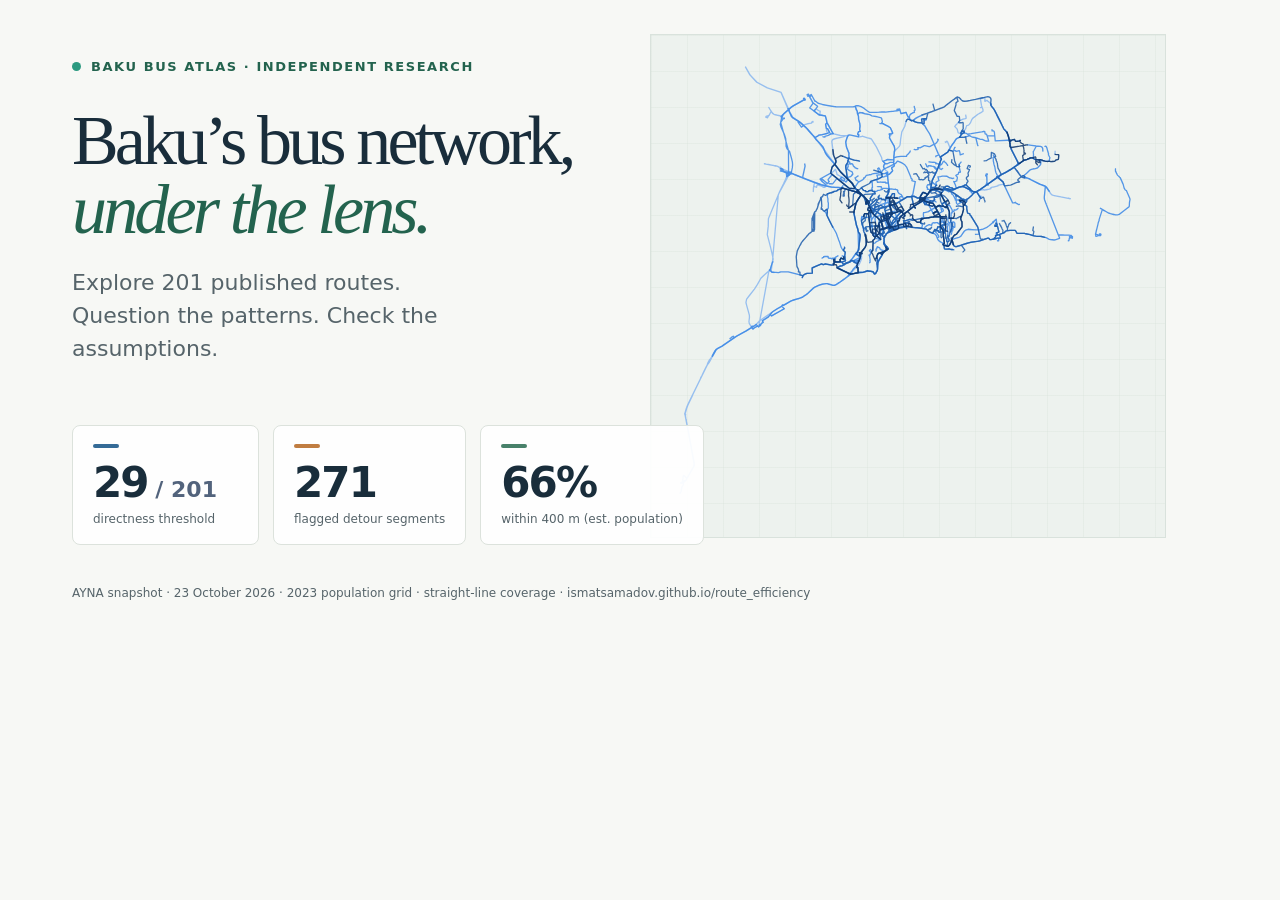
<file: site/og.html>
<!doctype html>
<html lang="en">
<head>
<meta charset="utf-8">
<title>Baku Bus Atlas: link preview</title>
<!-- site/build.py --og screenshots this page at 1200x630 into og.png, the picture link previews show. -->
<style>
  html, body { margin: 0; width: 1200px; height: 630px; overflow: hidden; }
  body {
    position: relative; color: #192d3b;
    font-family: system-ui, -apple-system, "Segoe UI", Roboto, "Helvetica Neue", Arial, sans-serif;
    background: #f7f8f5;
  }
  body::before {
    content: ""; position: absolute; inset: 34px 34px 92px 650px; border: 1px solid #d9e2dc; background-color: #edf2ee;
    background-image: linear-gradient(#dce5df70 1px, transparent 1px), linear-gradient(90deg, #dce5df70 1px, transparent 1px); background-size: 36px 36px;
  }
  canvas { position: absolute; inset: 0; }
  .text { position: absolute; left: 72px; top: 56px; width: 600px; }
  .eyebrow {
    display: inline-flex; align-items: center; gap: 10px; font-size: 13px; font-weight: 650; letter-spacing: .12em;
    text-transform: uppercase; color: #23634e;
  }
  .eyebrow::before { content: ""; width: 9px; height: 9px; border-radius: 50%; background: #2c9a80; }
  h1 { margin: 32px 0 0; font: 70px/.98 Georgia, serif; letter-spacing: -.055em; }
  h1 em { color: #23634e; }
  .sub { margin: 22px 0 0; font-size: 22px; line-height: 1.5; color: #56646a; max-width: 480px; }
  .stats { position: absolute; left: 72px; bottom: 85px; display: flex; gap: 14px; }
  .stat { padding: 18px 20px; background: #ffffffee; border: 1px solid #dce2dc; border-radius: 8px; min-width: 145px; }
  .stat i { display: block; width: 26px; height: 4px; border-radius: 4px; margin-bottom: 14px; }
  .stat b { display: block; font-size: 42px; letter-spacing: -.045em; line-height: 1; }
  .stat b small { font-size: 22px; color: #52637c; letter-spacing: 0; }
  .stat > span { display: block; margin-top: 8px; font-size: 12px; color: #56646a; }
  .url { position: absolute; left: 72px; bottom: 30px; font-size: 12px; color: #56646a; }
</style>
</head>
<body>
<canvas width="1200" height="630"></canvas>
<div class="text">
  <div class="eyebrow">Baku Bus Atlas · Independent research</div>
  <h1>Baku’s bus network,<br><em>under the lens.</em></h1>
  <p class="sub">Explore <span id="routes"></span> published routes.<br>Question the patterns. Check the assumptions.</p>
</div>
<div class="stats">
  <div class="stat"><i style="background:#356b97"></i><b><span id="direct"></span><small> / <span id="all"></span></small></b><span>directness threshold</span></div>
  <div class="stat"><i style="background:#c07d41"></i><b id="detours"></b><span>flagged detour segments</span></div>
  <div class="stat"><i style="background:#48816a"></i><b id="covered"></b><span>within 400 m (est. population)</span></div>
</div>
<div class="url">AYNA snapshot · 23 October 2026 · 2023 population grid · straight-line coverage · ismatsamadov.github.io/route_efficiency</div>
<script src="data.js"></script>
<script>
  (function () {
    var D = window.SITE_DATA, S = D.summary;
    function set(id, v) { document.getElementById(id).textContent = v; }
    set("routes", S.routes);
    set("all", S.routes);
    set("direct", S.shapes.direct);
    set("detours", S.detours);
    set("covered", Math.round(100 * S.covered / S.population) + "%");

    function decode(str) {
      var pts = [], i = 0, lat = 0, lon = 0;
      while (i < str.length) {
        var r = 0, s = 0, b;
        do { b = str.charCodeAt(i++) - 63; r |= (b & 0x1f) << s; s += 5; } while (b >= 0x20);
        lat += (r & 1) ? ~(r >> 1) : (r >> 1);
        r = 0; s = 0;
        do { b = str.charCodeAt(i++) - 63; r |= (b & 0x1f) << s; s += 5; } while (b >= 0x20);
        lon += (r & 1) ? ~(r >> 1) : (r >> 1);
        pts.push([lat / 1e5, lon / 1e5]);
      }
      return pts;
    }
    // The network, coloured by how direct each route is, fitted into the right-hand side.
    var lines = [], box = [90, -90, 180, -180];
    D.routes.forEach(function (r) {
      r.dirs.forEach(function (d) {
        var ll = decode(d.line);
        ll.forEach(function (p) {
          box[0] = Math.min(box[0], p[0]); box[1] = Math.max(box[1], p[0]);
          box[2] = Math.min(box[2], p[1]); box[3] = Math.max(box[3], p[1]);
        });
        lines.push([r.shape, ll]);
      });
    });
    var kx = Math.cos((box[0] + box[1]) / 2 * Math.PI / 180);
    var w = (box[3] - box[2]) * kx, h = box[1] - box[0];
    var area = { x: 680, y: 60, w: 450, h: 440 };
    var scale = Math.min(area.w / w, area.h / h);
    var x0 = area.x + (area.w - w * scale), y0 = area.y + (area.h - h * scale) / 2;
    var ramp = { direct: "#86b6ef", indirect: "#3987e5", "very indirect": "#1c5cab", loop: "#0d366b" };
    var ctx = document.querySelector("canvas").getContext("2d");
    ctx.lineJoin = "round";
    ctx.lineWidth = 1.3;
    ctx.globalAlpha = 0.85;
    ["direct", "indirect", "very indirect", "loop"].forEach(function (cls) {
      ctx.strokeStyle = ramp[cls];
      ctx.beginPath();
      lines.forEach(function (l) {
        if (l[0] !== cls) return;
        l[1].forEach(function (p, i) {
          var x = x0 + (p[1] - box[2]) * kx * scale, y = y0 + (box[1] - p[0]) * scale;
          if (i) ctx.lineTo(x, y); else ctx.moveTo(x, y);
        });
      });
      ctx.stroke();
    });
  })();
</script>
</body>
</html>
</file>
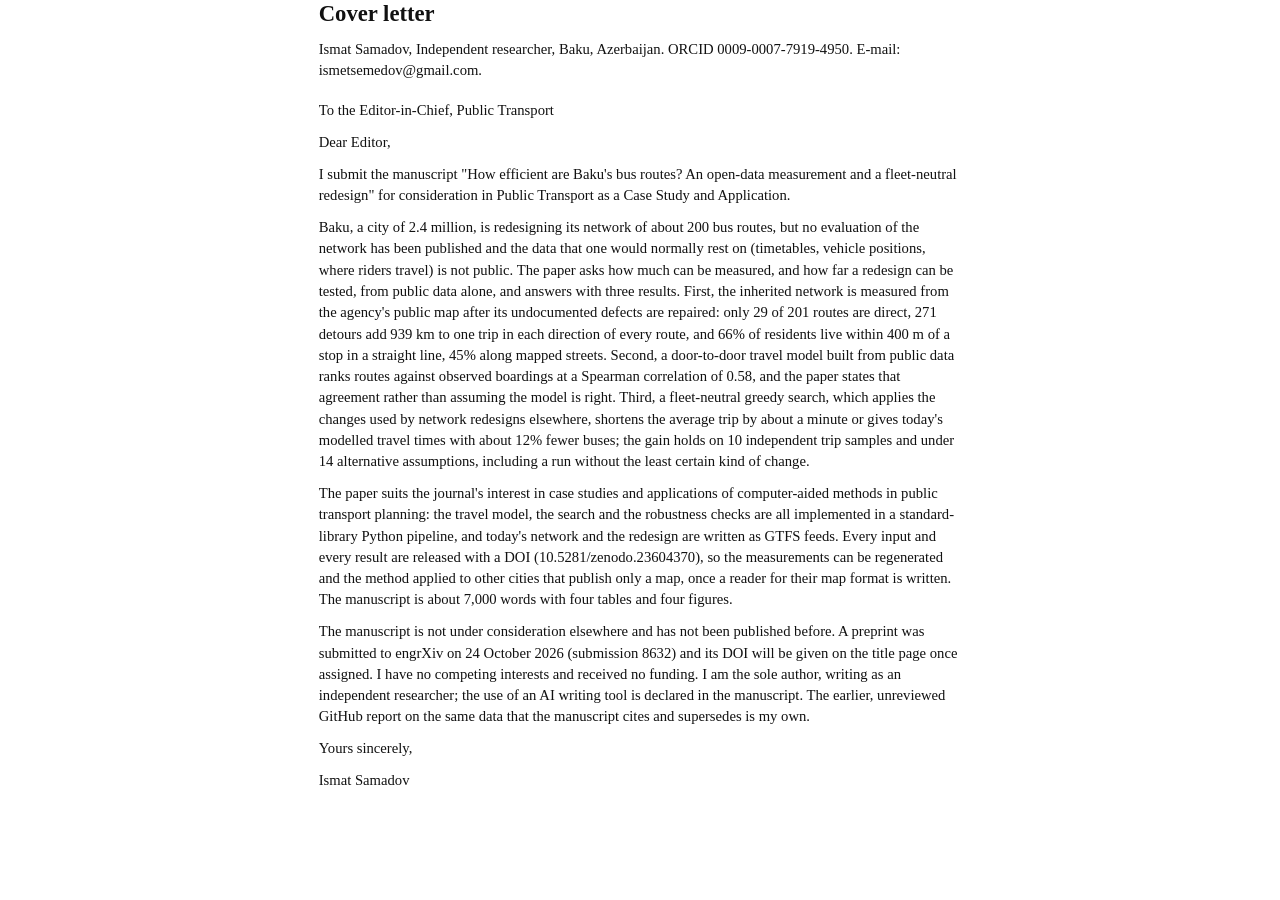
<file: paper/submission/cover-letter.html>
<!doctype html>
<html lang="en"><head><meta charset="utf-8"><title>Cover letter</title><style>
@page { size: A4; margin: 25mm 22mm; @bottom-center { content: counter(page); font-family: Georgia, serif; font-size: 9pt; color: #555; } }
body { font-family: Georgia, 'Times New Roman', serif; font-size: 11pt; line-height: 1.45; color: #111; max-width: 170mm; margin: 0 auto; }
h1 { font-size: 17pt; line-height: 1.25; margin: 0 0 8pt; }
h2 { font-size: 13pt; margin: 20pt 0 6pt; }
h3 { font-size: 11.5pt; margin: 14pt 0 4pt; }
h1, h2, h3, p.caption { page-break-after: avoid; break-after: avoid; }
tr { page-break-inside: avoid; break-inside: avoid; }
table:first-of-type th:nth-child(1) { width: 30%; } table:first-of-type th:nth-child(2) { width: 40%; }
table:first-of-type th:nth-child(3) { width: 15%; } table:first-of-type th:nth-child(4) { width: 15%; }
.refs a { overflow-wrap: anywhere; word-break: break-all; }
p.note { font-size: 10pt; color: #444; margin: 0 0 16pt; }
p { margin: 0 0 8pt; text-align: left; }
table { border-collapse: collapse; margin: 6pt 0 12pt; font-size: 9.5pt; width: 100%; }
th, td { border-top: 1px solid #999; border-bottom: 1px solid #999; padding: 3pt 6pt; text-align: left; vertical-align: top; }
th { border-bottom: 1px solid #333; }
ul { margin: 0 0 8pt 18pt; padding: 0; }
li { margin: 0 0 3pt; }
figure { margin: 12pt 0 16pt; page-break-inside: avoid; }
figure img { width: 100%; height: auto; display: block; border: 1px solid #ddd; }
figcaption { font-size: 9.5pt; margin-top: 4pt; }
.author { margin: 0 0 14pt; }
.refs p { font-size: 9.5pt; padding-left: 18pt; text-indent: -18pt; }
a { color: inherit; text-decoration: none; }
</style></head><body>
<h1>Cover letter</h1>
<p class="author">Ismat Samadov, Independent researcher, Baku, Azerbaijan. ORCID 0009-0007-7919-4950. E&#8209;mail: ismetsemedov@gmail.com.</p>
<p>To the Editor-in-Chief, Public Transport</p>
<p>Dear Editor,</p>
<p>I submit the manuscript "How efficient are Baku's bus routes? An open-data measurement and a fleet-neutral redesign" for consideration in Public Transport as a Case Study and Application.</p>
<p>Baku, a city of 2.4 million, is redesigning its network of about 200 bus routes, but no evaluation of the network has been published and the data that one would normally rest on (timetables, vehicle positions, where riders travel) is not public. The paper asks how much can be measured, and how far a redesign can be tested, from public data alone, and answers with three results. First, the inherited network is measured from the agency's public map after its undocumented defects are repaired: only 29 of 201 routes are direct, 271 detours add 939 km to one trip in each direction of every route, and 66% of residents live within 400 m of a stop in a straight line, 45% along mapped streets. Second, a door-to-door travel model built from public data ranks routes against observed boardings at a Spearman correlation of 0.58, and the paper states that agreement rather than assuming the model is right. Third, a fleet-neutral greedy search, which applies the changes used by network redesigns elsewhere, shortens the average trip by about a minute or gives today's modelled travel times with about 12% fewer buses; the gain holds on 10 independent trip samples and under 14 alternative assumptions, including a run without the least certain kind of change.</p>
<p>The paper suits the journal's interest in case studies and applications of computer-aided methods in public transport planning: the travel model, the search and the robustness checks are all implemented in a standard-library Python pipeline, and today's network and the redesign are written as GTFS feeds. Every input and every result are released with a DOI (10.5281/zenodo.23604370), so the measurements can be regenerated and the method applied to other cities that publish only a map, once a reader for their map format is written. The manuscript is about 7,000 words with four tables and four figures.</p>
<p>The manuscript is not under consideration elsewhere and has not been published before. A preprint was submitted to engrXiv on 24 October 2026 (submission 8632) and its DOI will be given on the title page once assigned. I have no competing interests and received no funding. I am the sole author, writing as an independent researcher; the use of an AI writing tool is declared in the manuscript. The earlier, unreviewed GitHub report on the same data that the manuscript cites and supersedes is my own.</p>
<p>Yours sincerely,</p>
<p>Ismat Samadov</p>
</body></html>
</file>
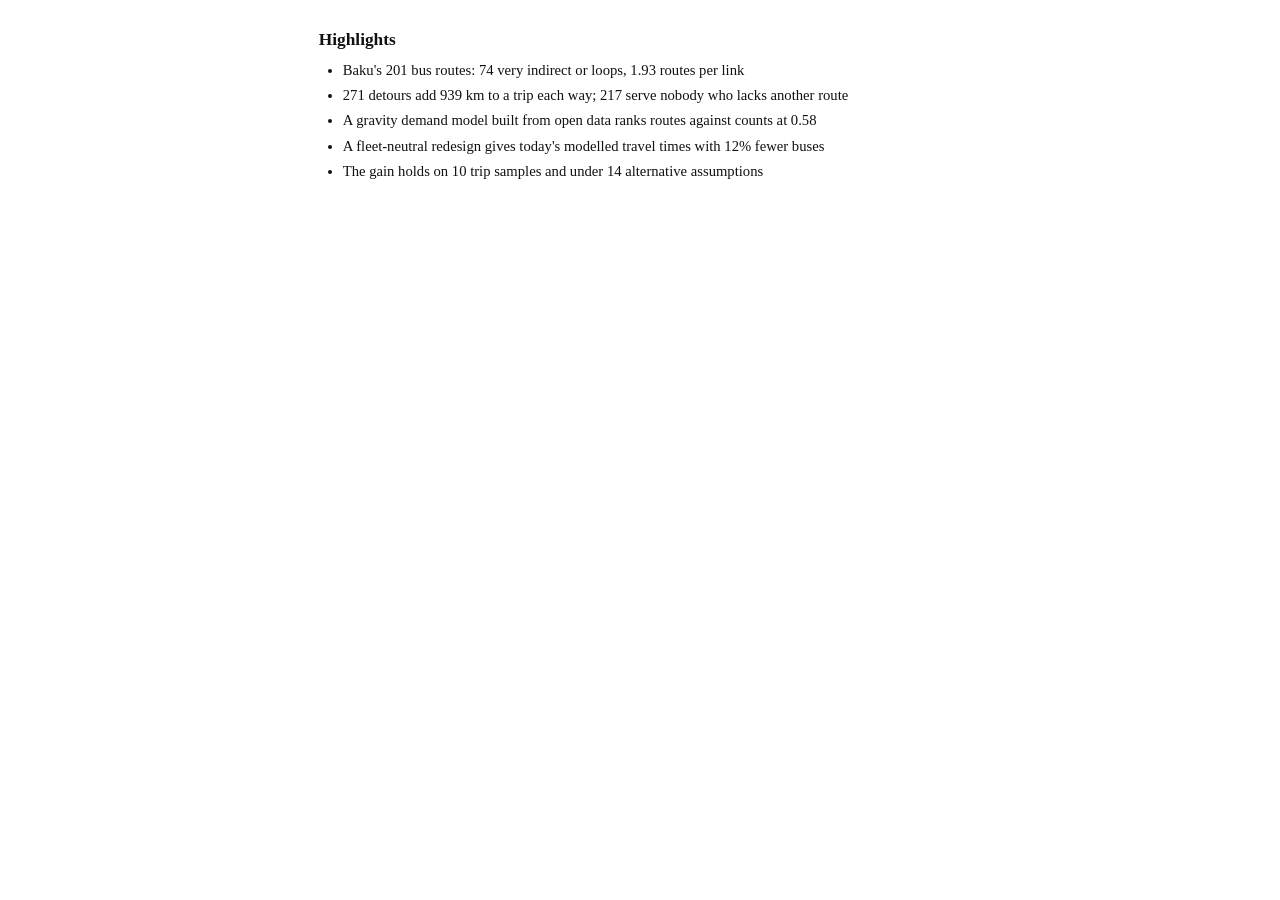
<file: paper/submission/highlights.html>
<!doctype html>
<html lang="en"><head><meta charset="utf-8"><title>Highlights</title><style>
@page { size: A4; margin: 25mm 22mm; @bottom-center { content: counter(page); font-family: Georgia, serif; font-size: 9pt; color: #555; } }
body { font-family: Georgia, 'Times New Roman', serif; font-size: 11pt; line-height: 1.45; color: #111; max-width: 170mm; margin: 0 auto; }
h1 { font-size: 17pt; line-height: 1.25; margin: 0 0 8pt; }
h2 { font-size: 13pt; margin: 20pt 0 6pt; }
h3 { font-size: 11.5pt; margin: 14pt 0 4pt; }
h1, h2, h3, p.caption { page-break-after: avoid; break-after: avoid; }
tr { page-break-inside: avoid; break-inside: avoid; }
table:first-of-type th:nth-child(1) { width: 30%; } table:first-of-type th:nth-child(2) { width: 40%; }
table:first-of-type th:nth-child(3) { width: 15%; } table:first-of-type th:nth-child(4) { width: 15%; }
.refs a { overflow-wrap: anywhere; word-break: break-all; }
p.note { font-size: 10pt; color: #444; margin: 0 0 16pt; }
p { margin: 0 0 8pt; text-align: left; }
table { border-collapse: collapse; margin: 6pt 0 12pt; font-size: 9.5pt; width: 100%; }
th, td { border-top: 1px solid #999; border-bottom: 1px solid #999; padding: 3pt 6pt; text-align: left; vertical-align: top; }
th { border-bottom: 1px solid #333; }
ul { margin: 0 0 8pt 18pt; padding: 0; }
li { margin: 0 0 3pt; }
figure { margin: 12pt 0 16pt; page-break-inside: avoid; }
figure img { width: 100%; height: auto; display: block; border: 1px solid #ddd; }
figcaption { font-size: 9.5pt; margin-top: 4pt; }
.author { margin: 0 0 14pt; }
.refs p { font-size: 9.5pt; padding-left: 18pt; text-indent: -18pt; }
a { color: inherit; text-decoration: none; }
</style></head><body>
<h2>Highlights</h2>
<ul><li>Baku's 201 bus routes: 74 very indirect or loops, 1.93 routes per link</li><li>271 detours add 939 km to a trip each way; 217 serve nobody who lacks another route</li><li>A gravity demand model built from open data ranks routes against counts at 0.58</li><li>A fleet-neutral redesign gives today's modelled travel times with 12% fewer buses</li><li>The gain holds on 10 trip samples and under 14 alternative assumptions</li></ul>
</body></html>
</file>
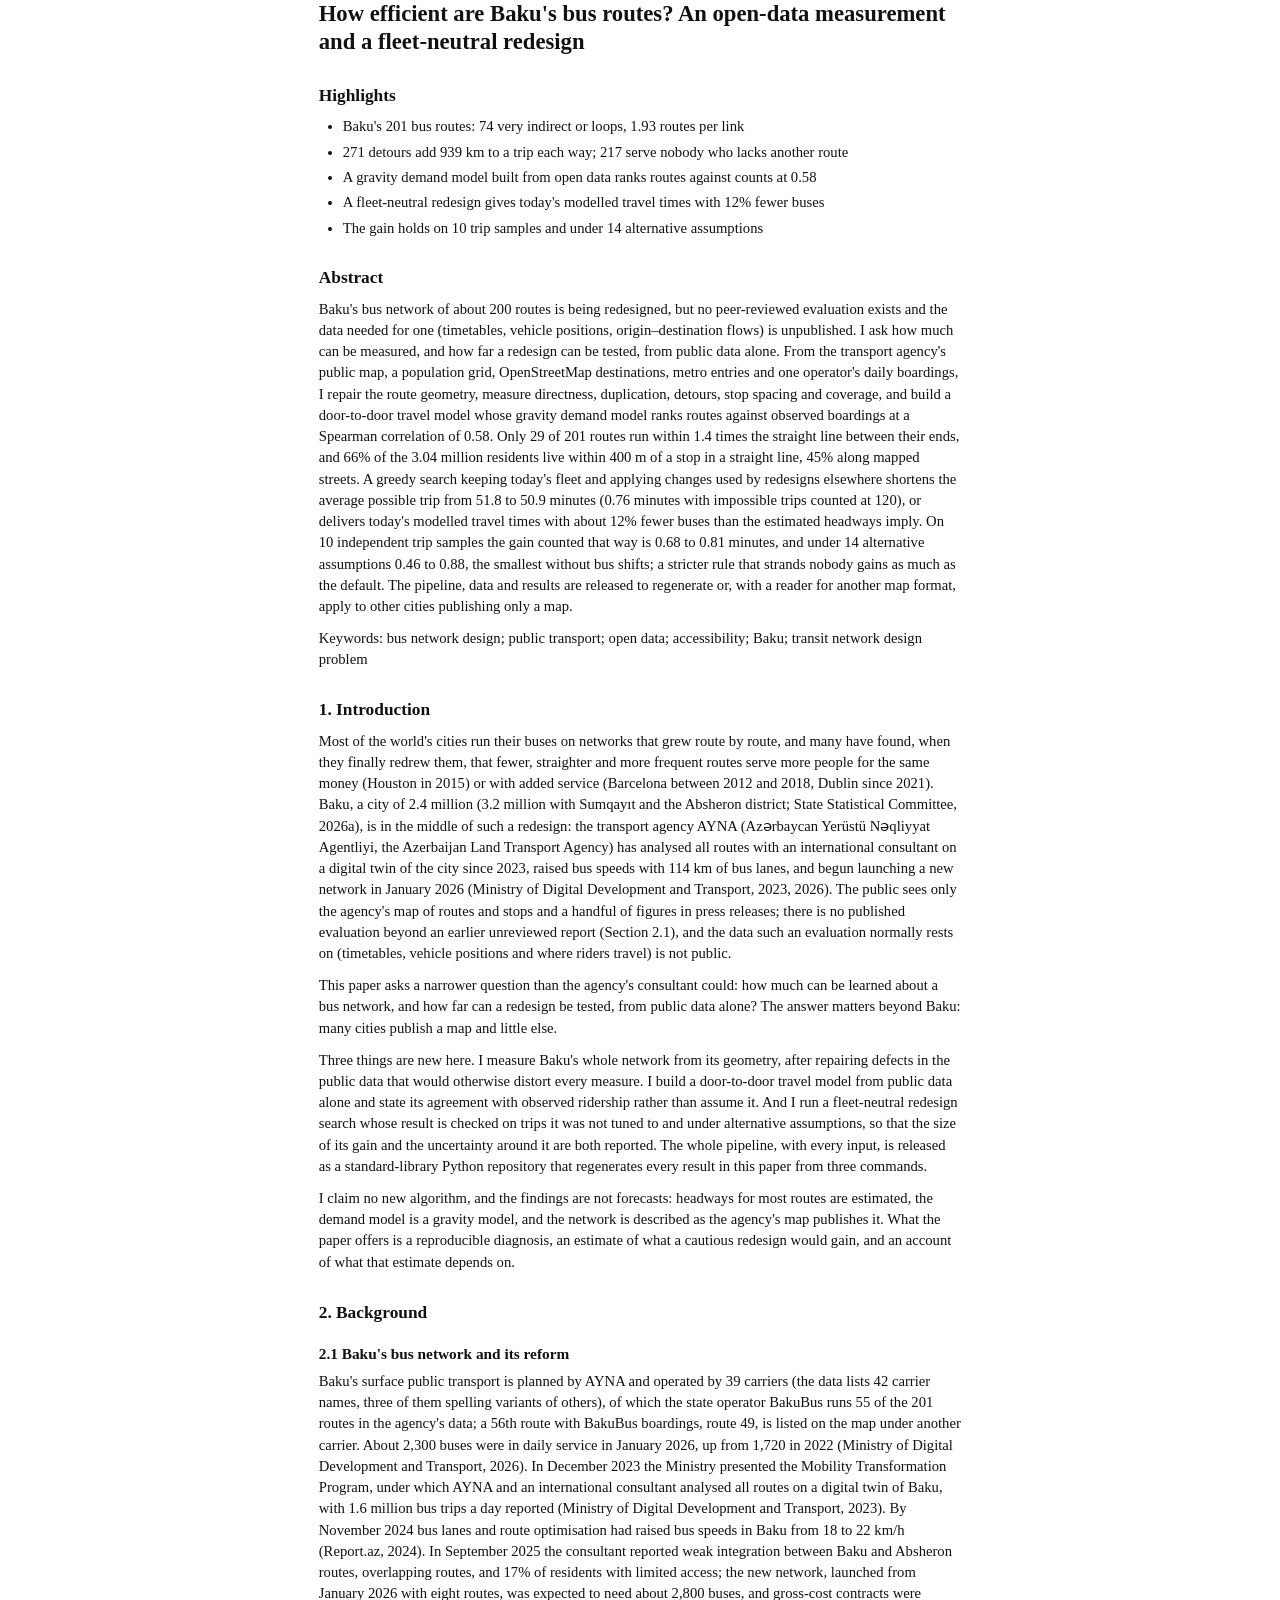
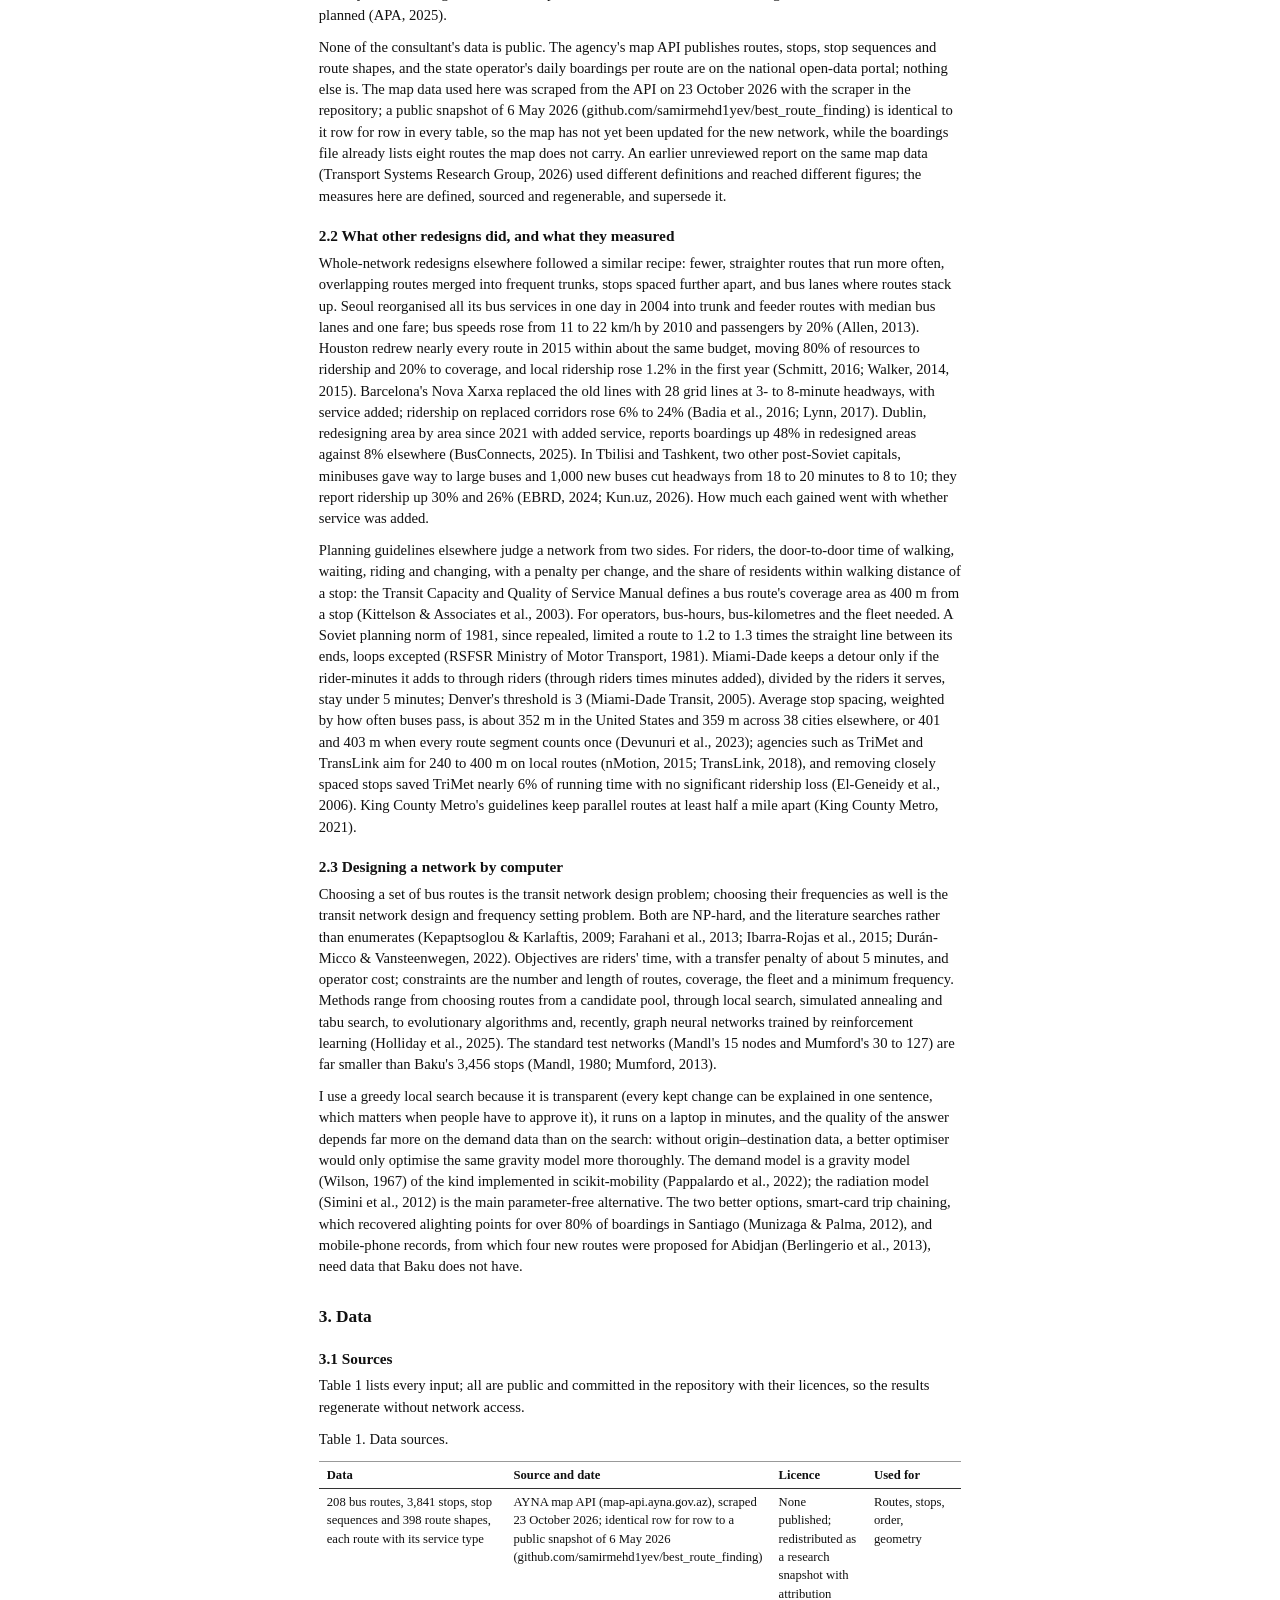
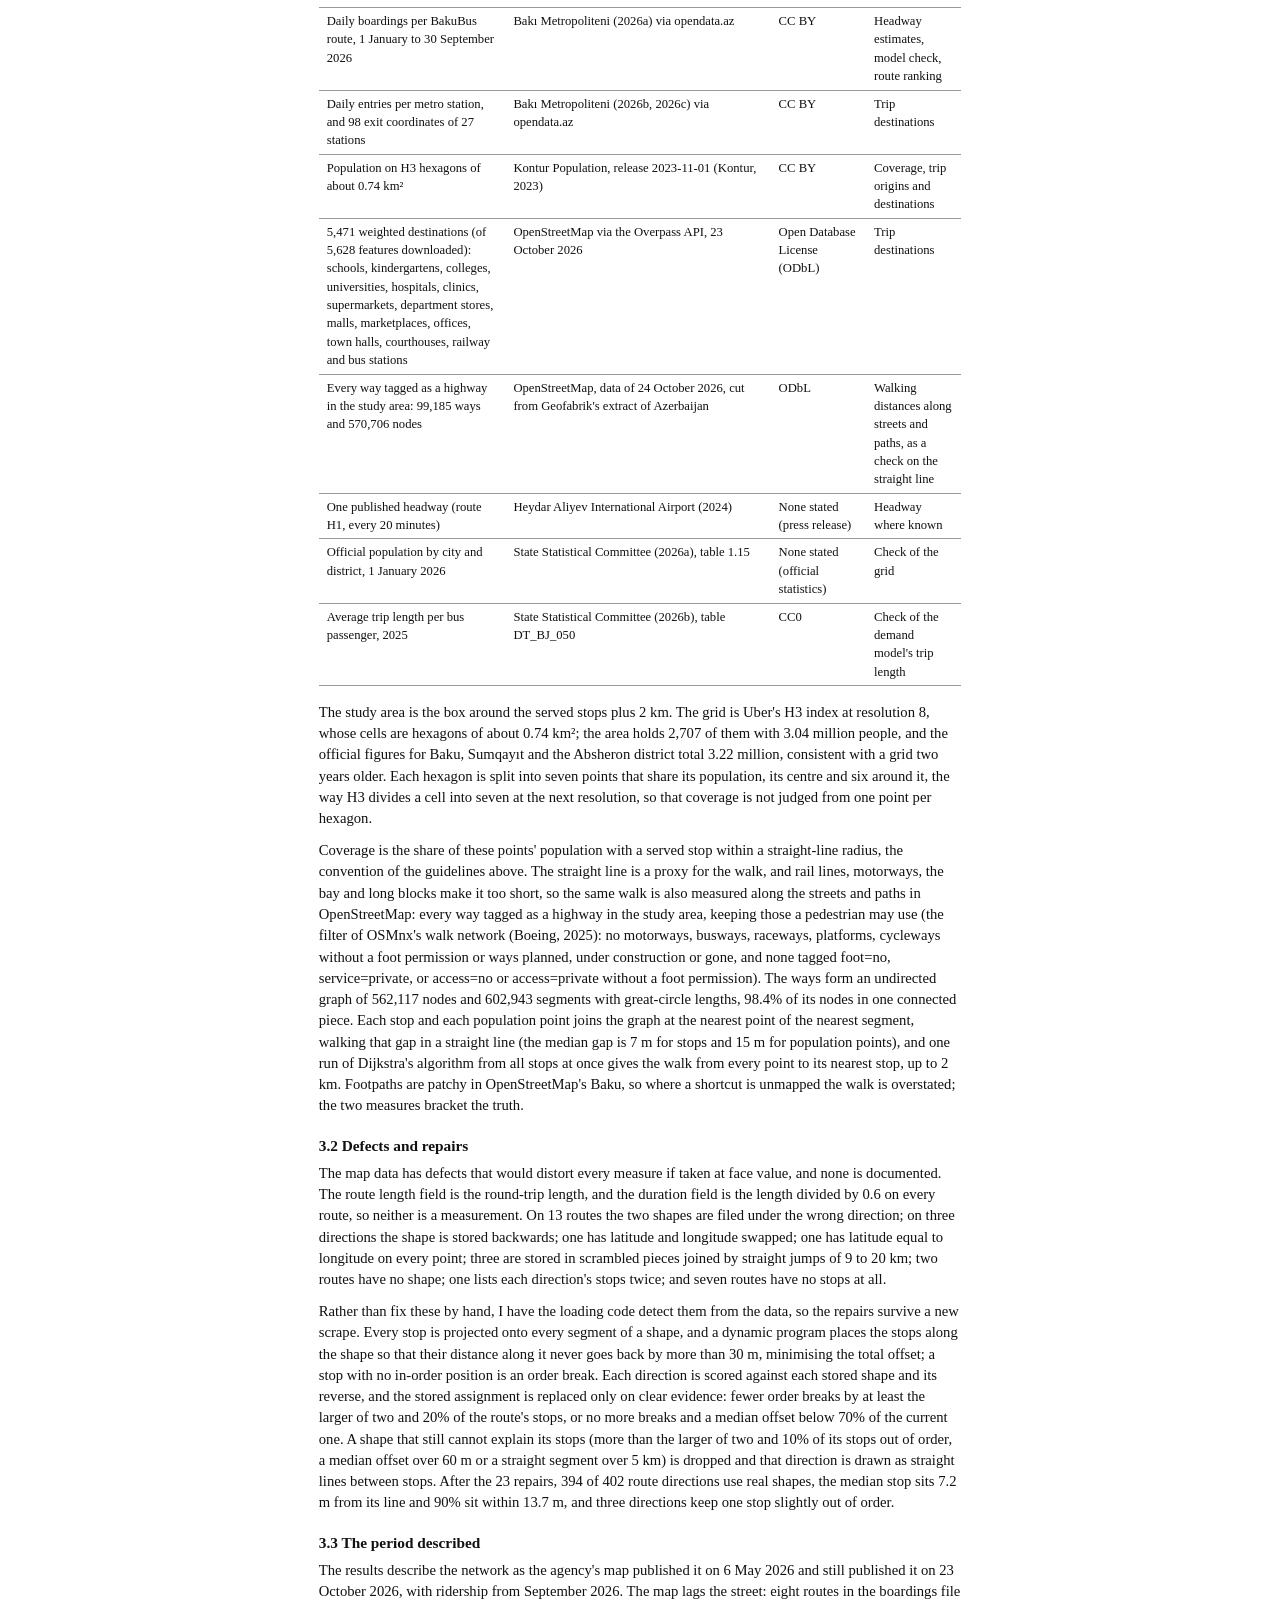
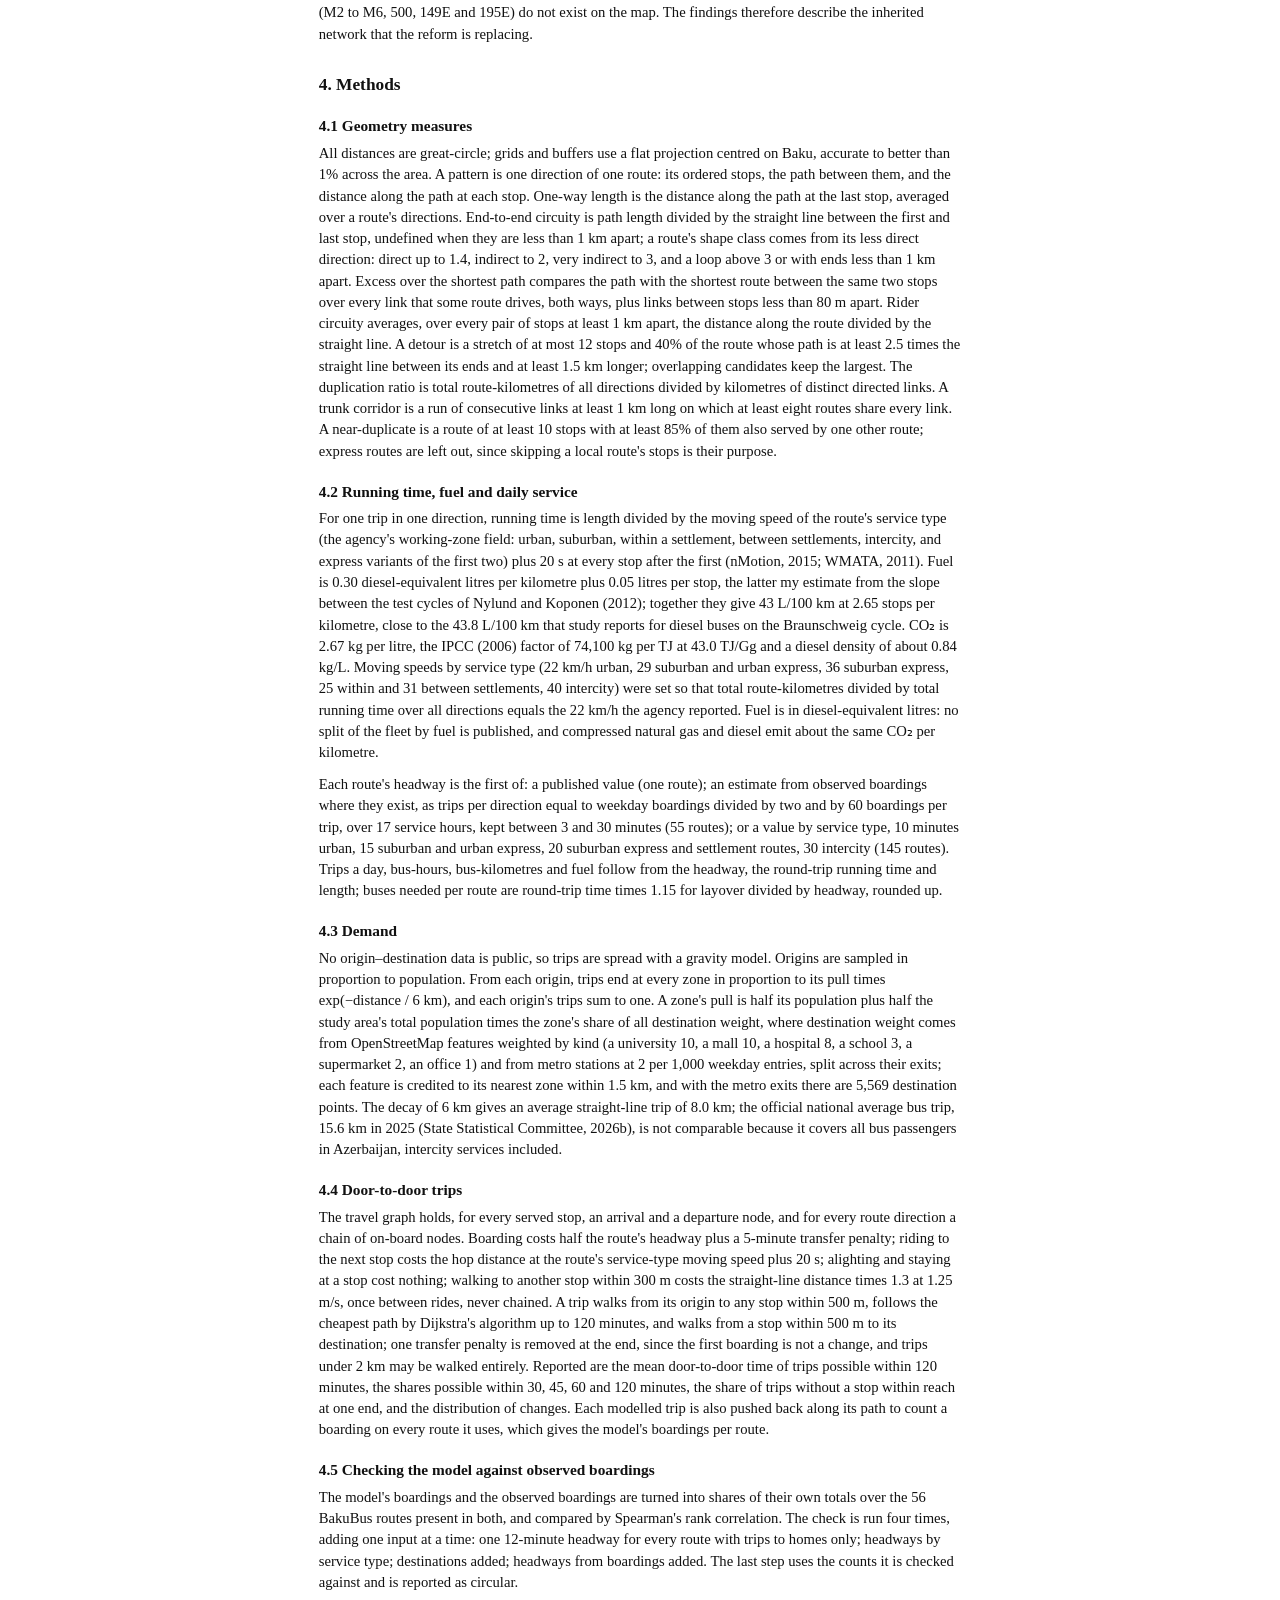
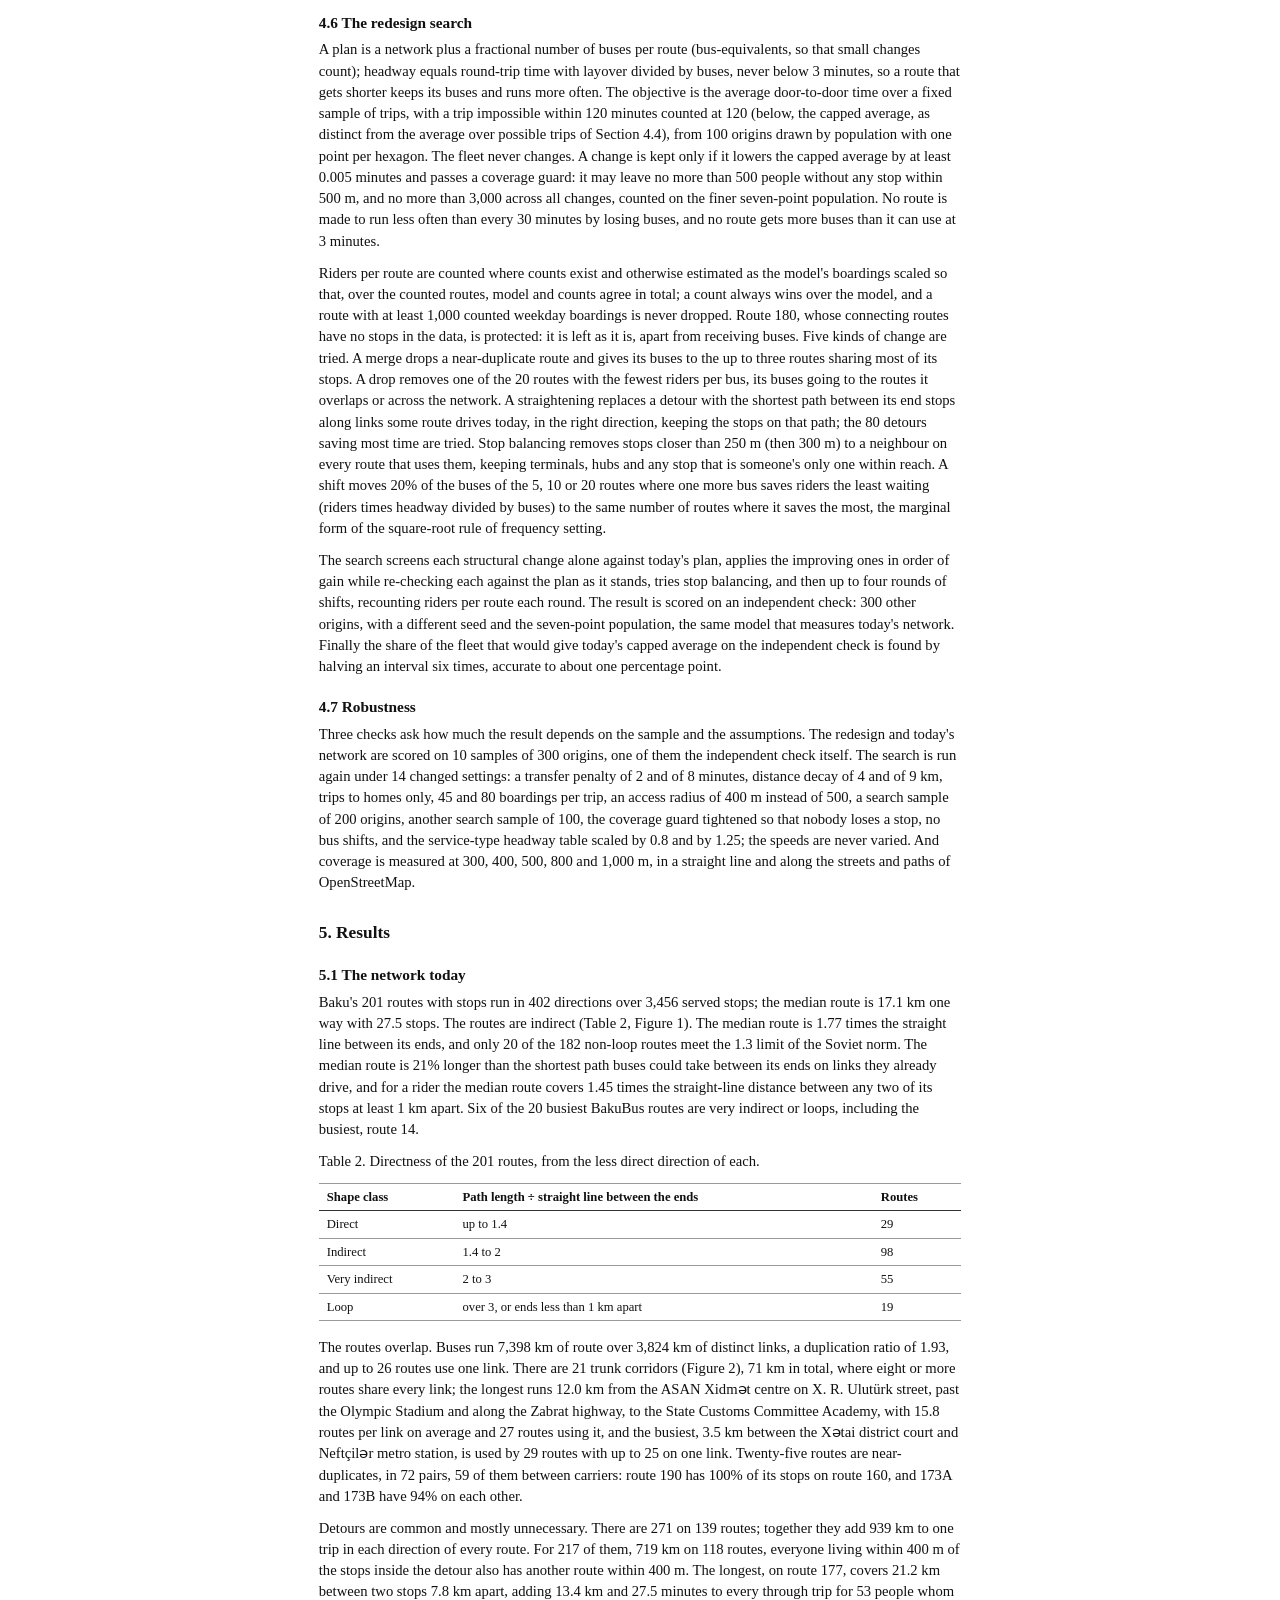
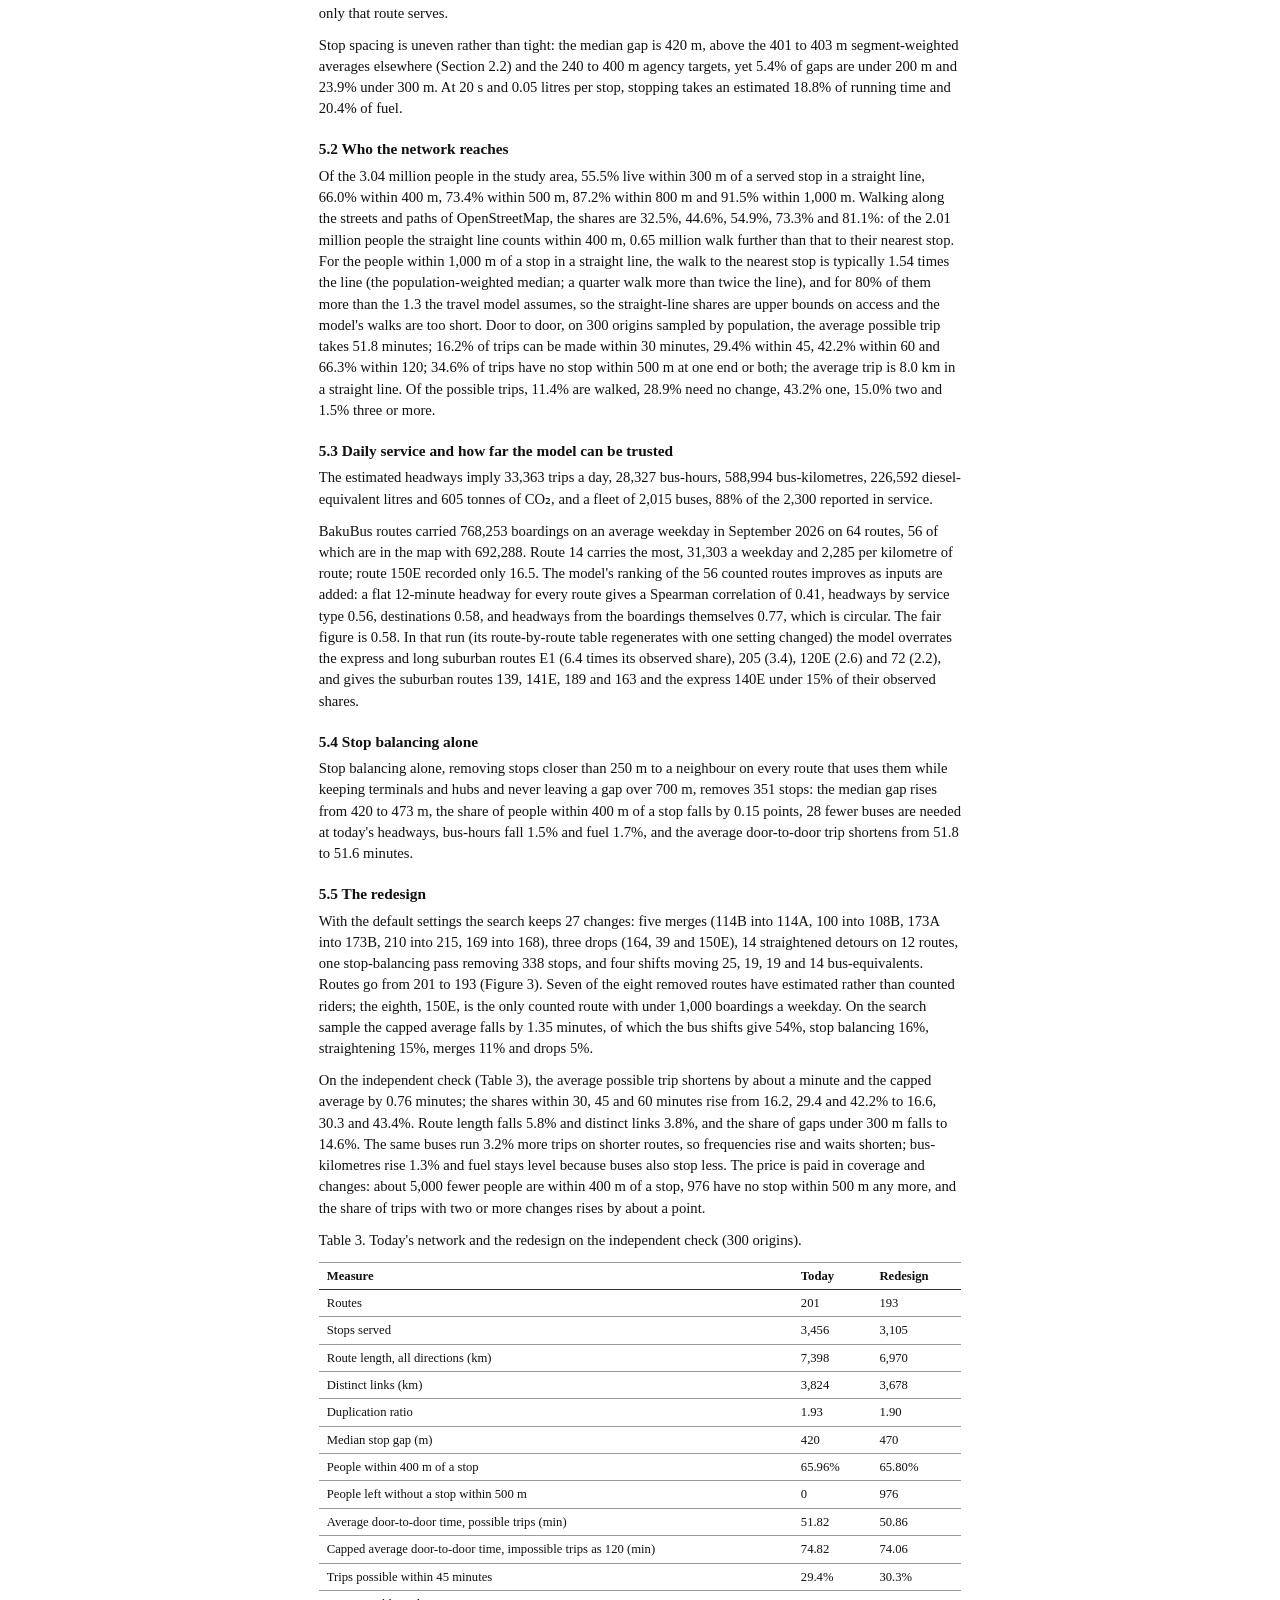
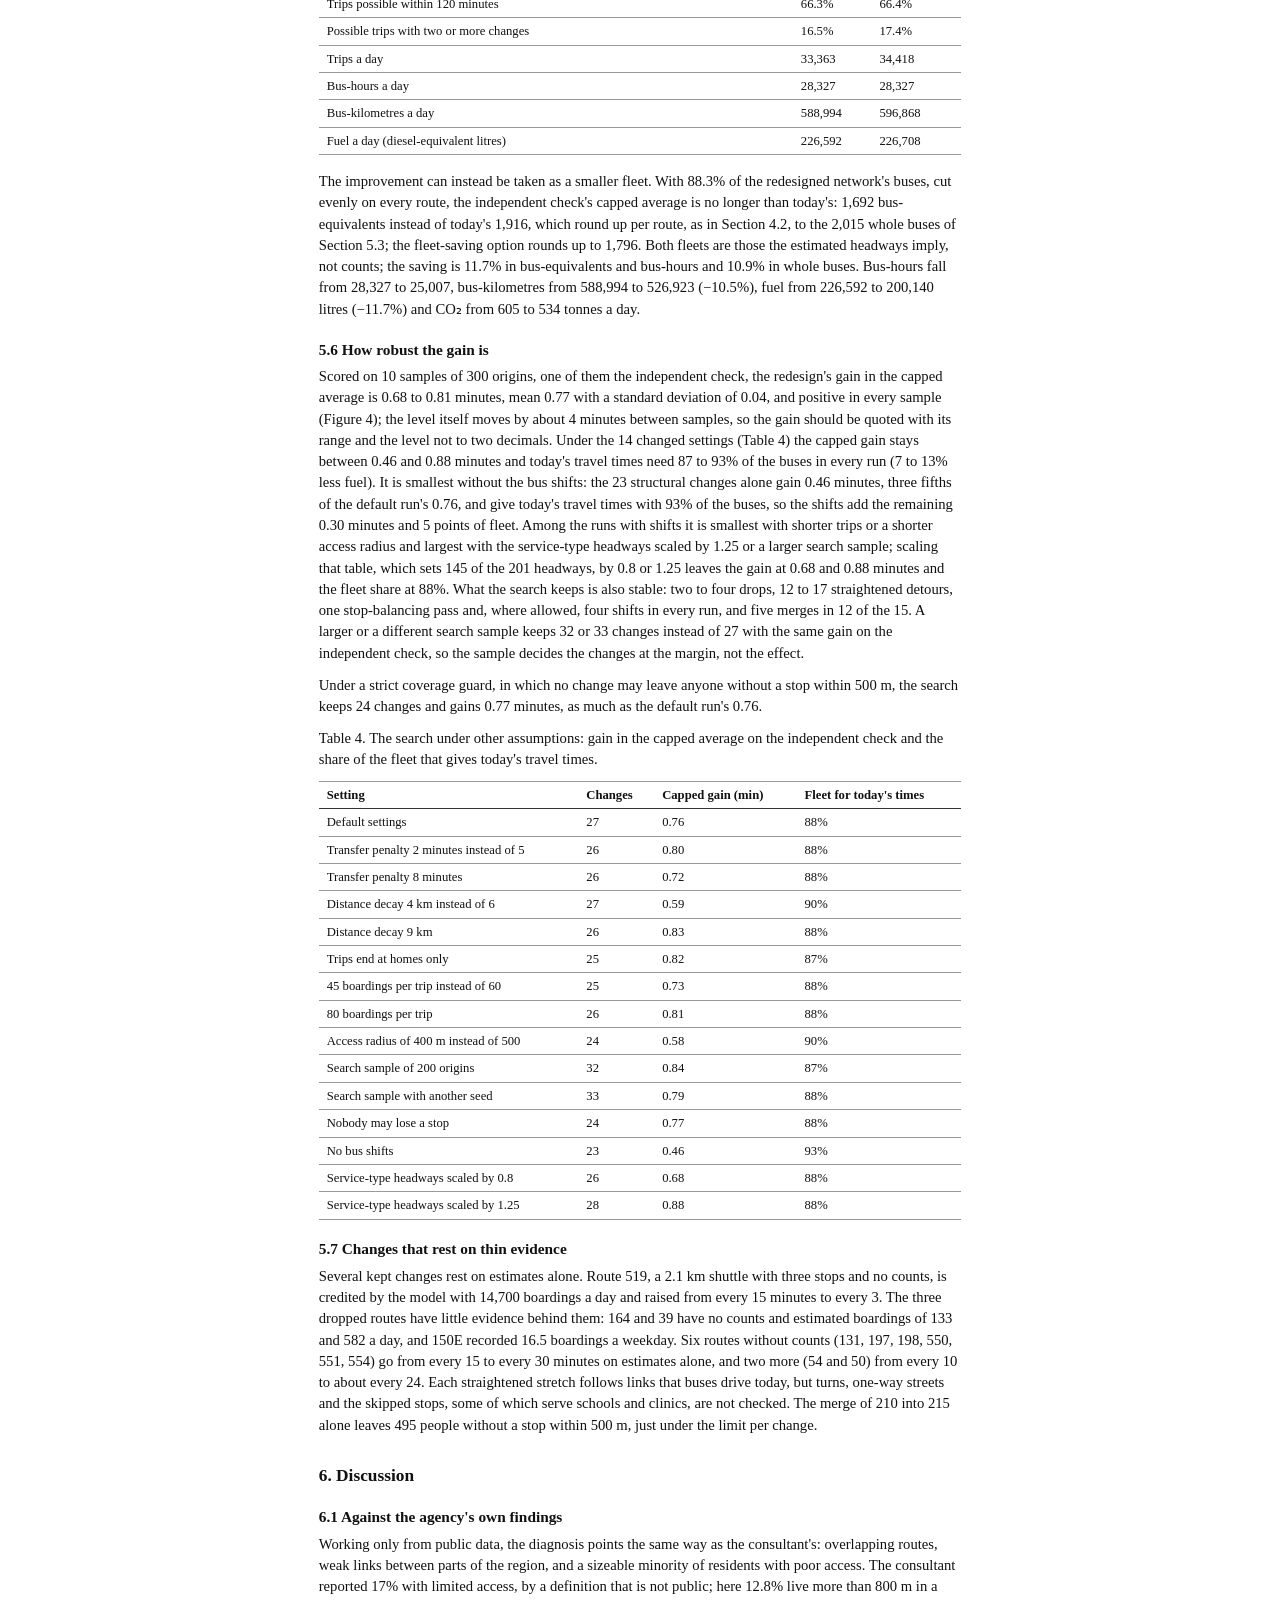
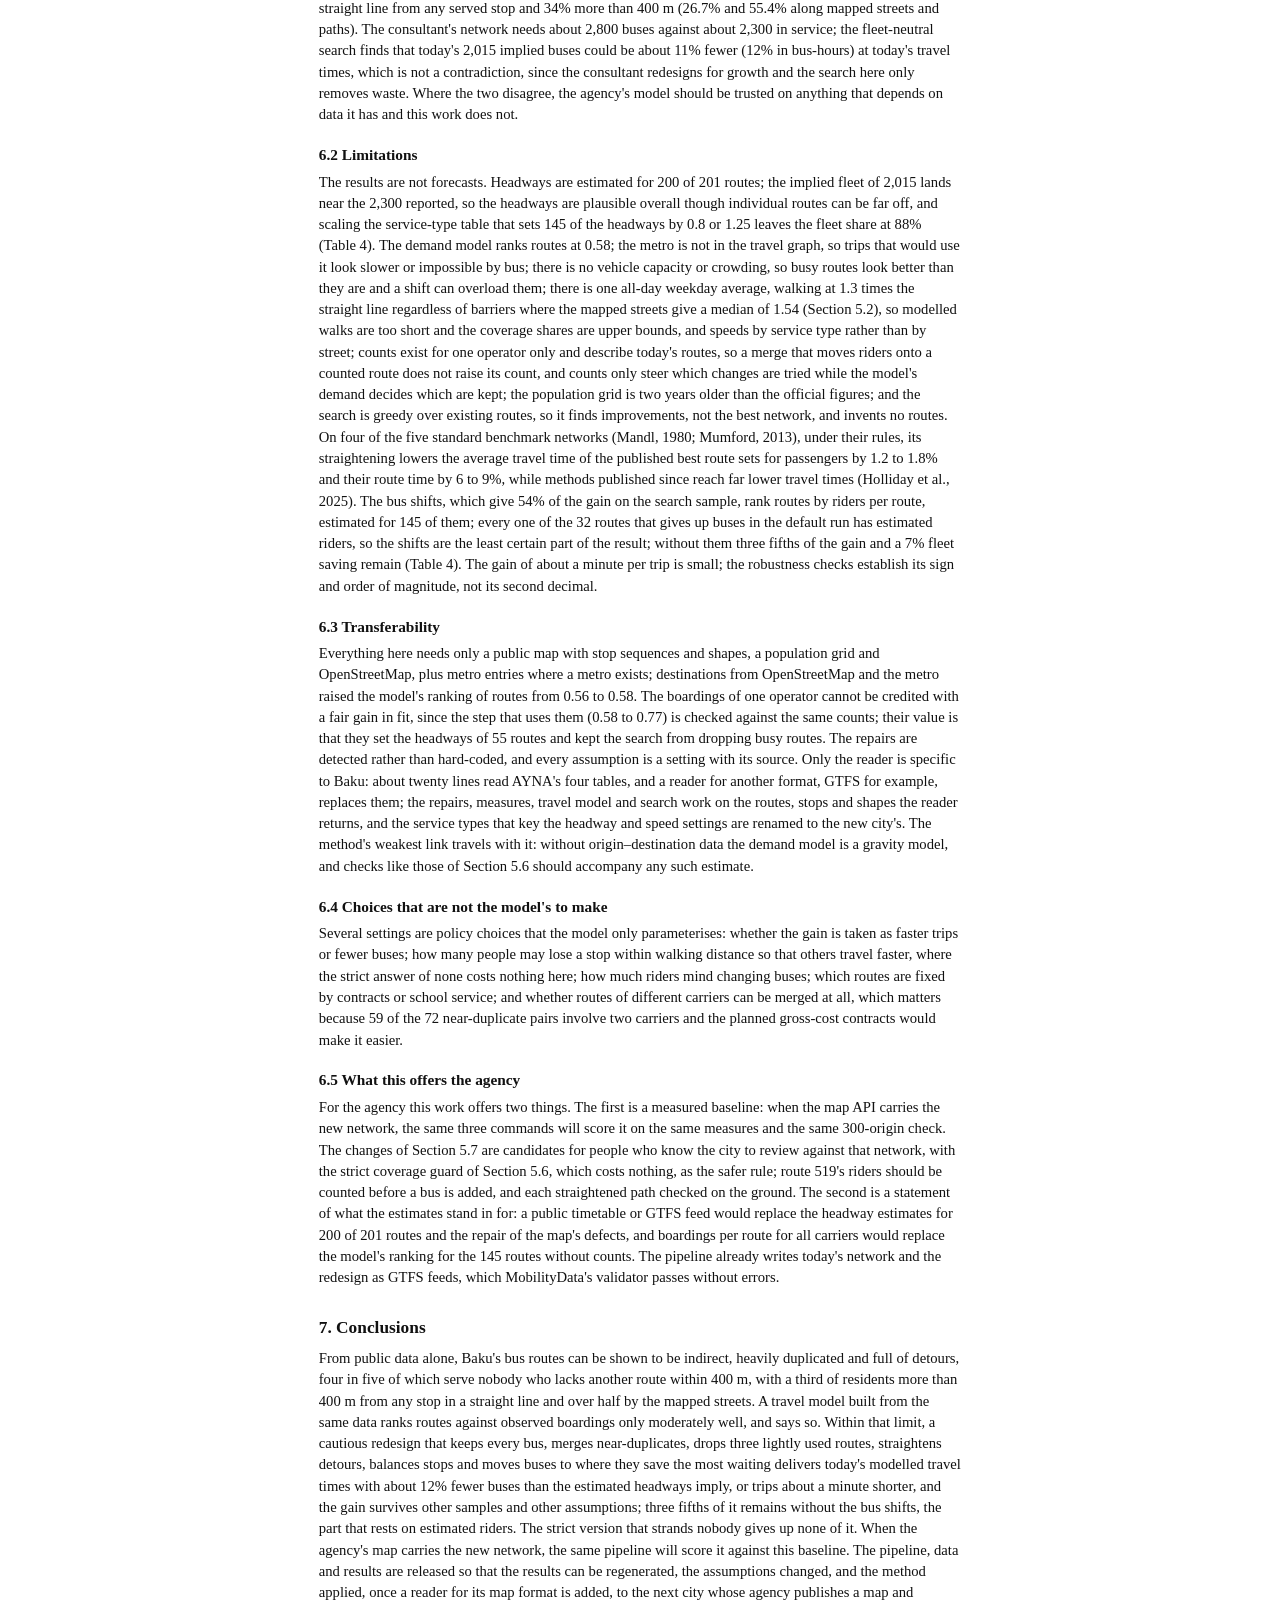
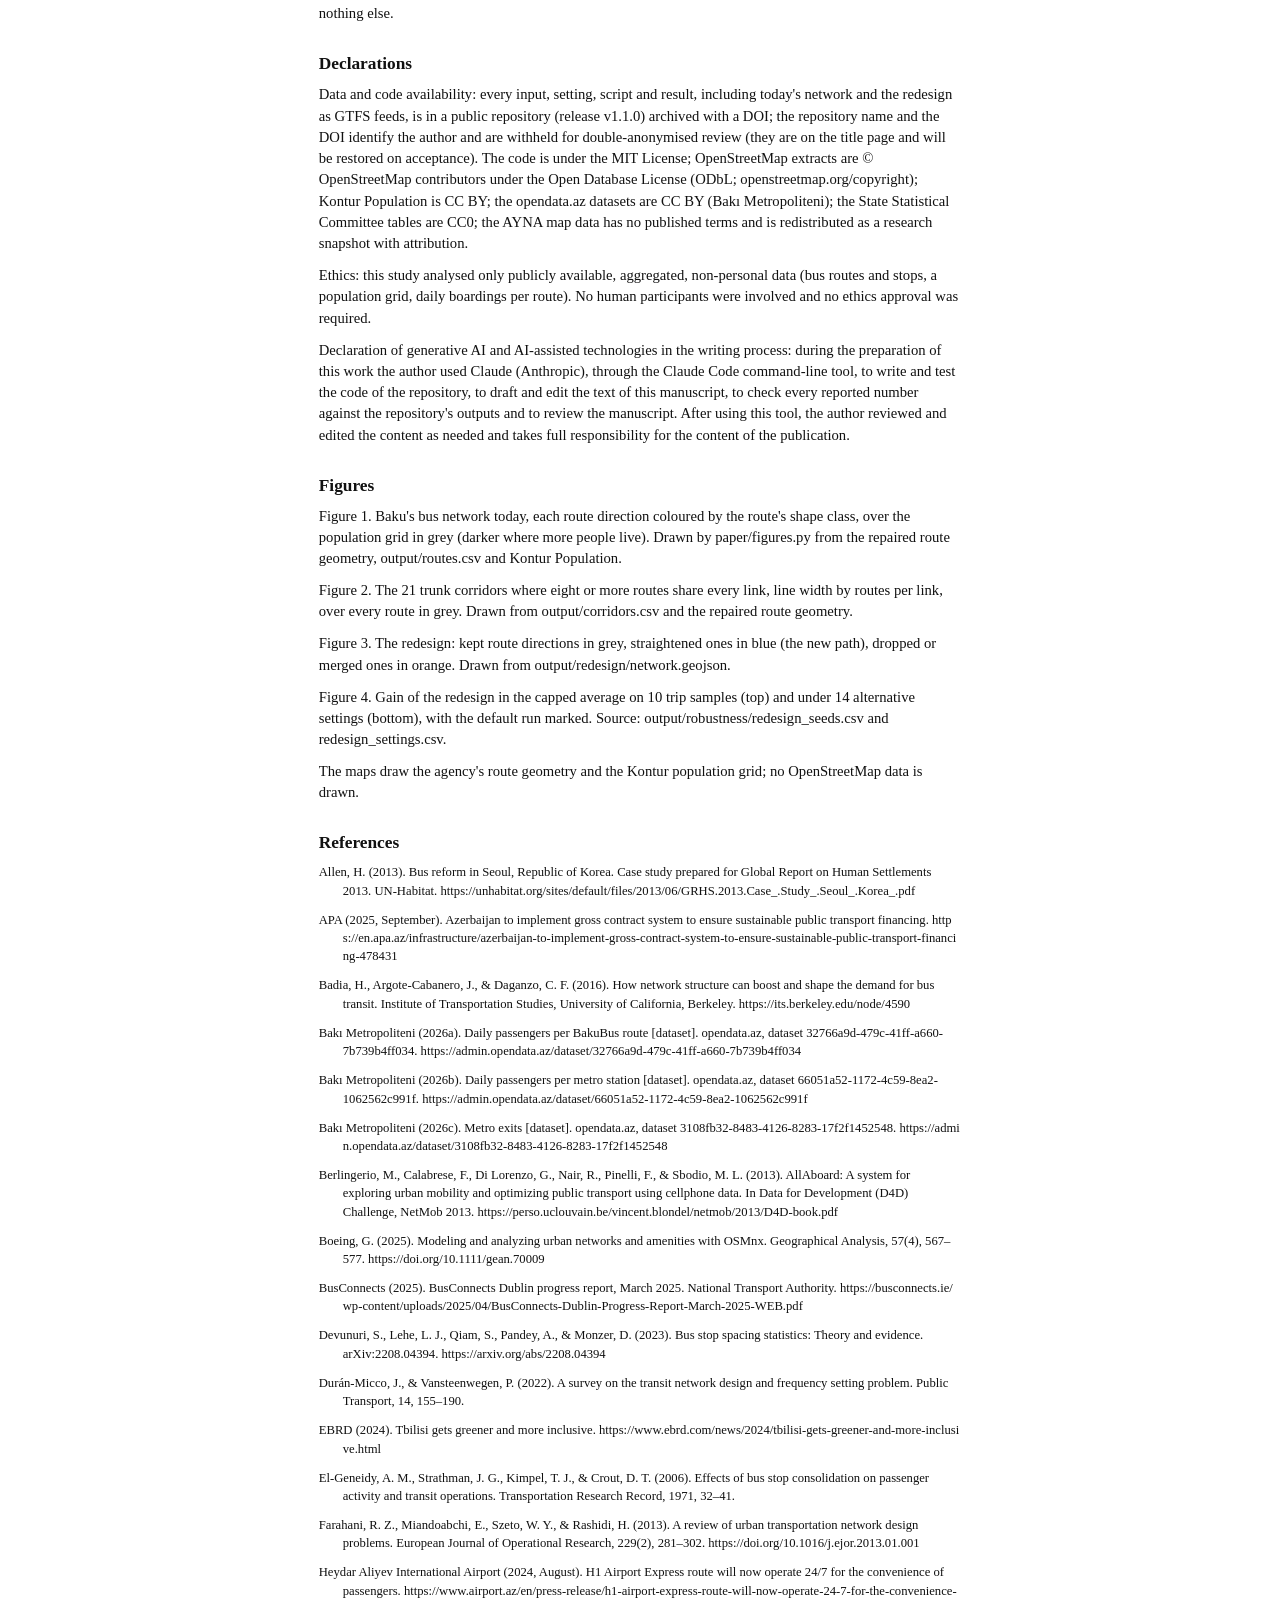
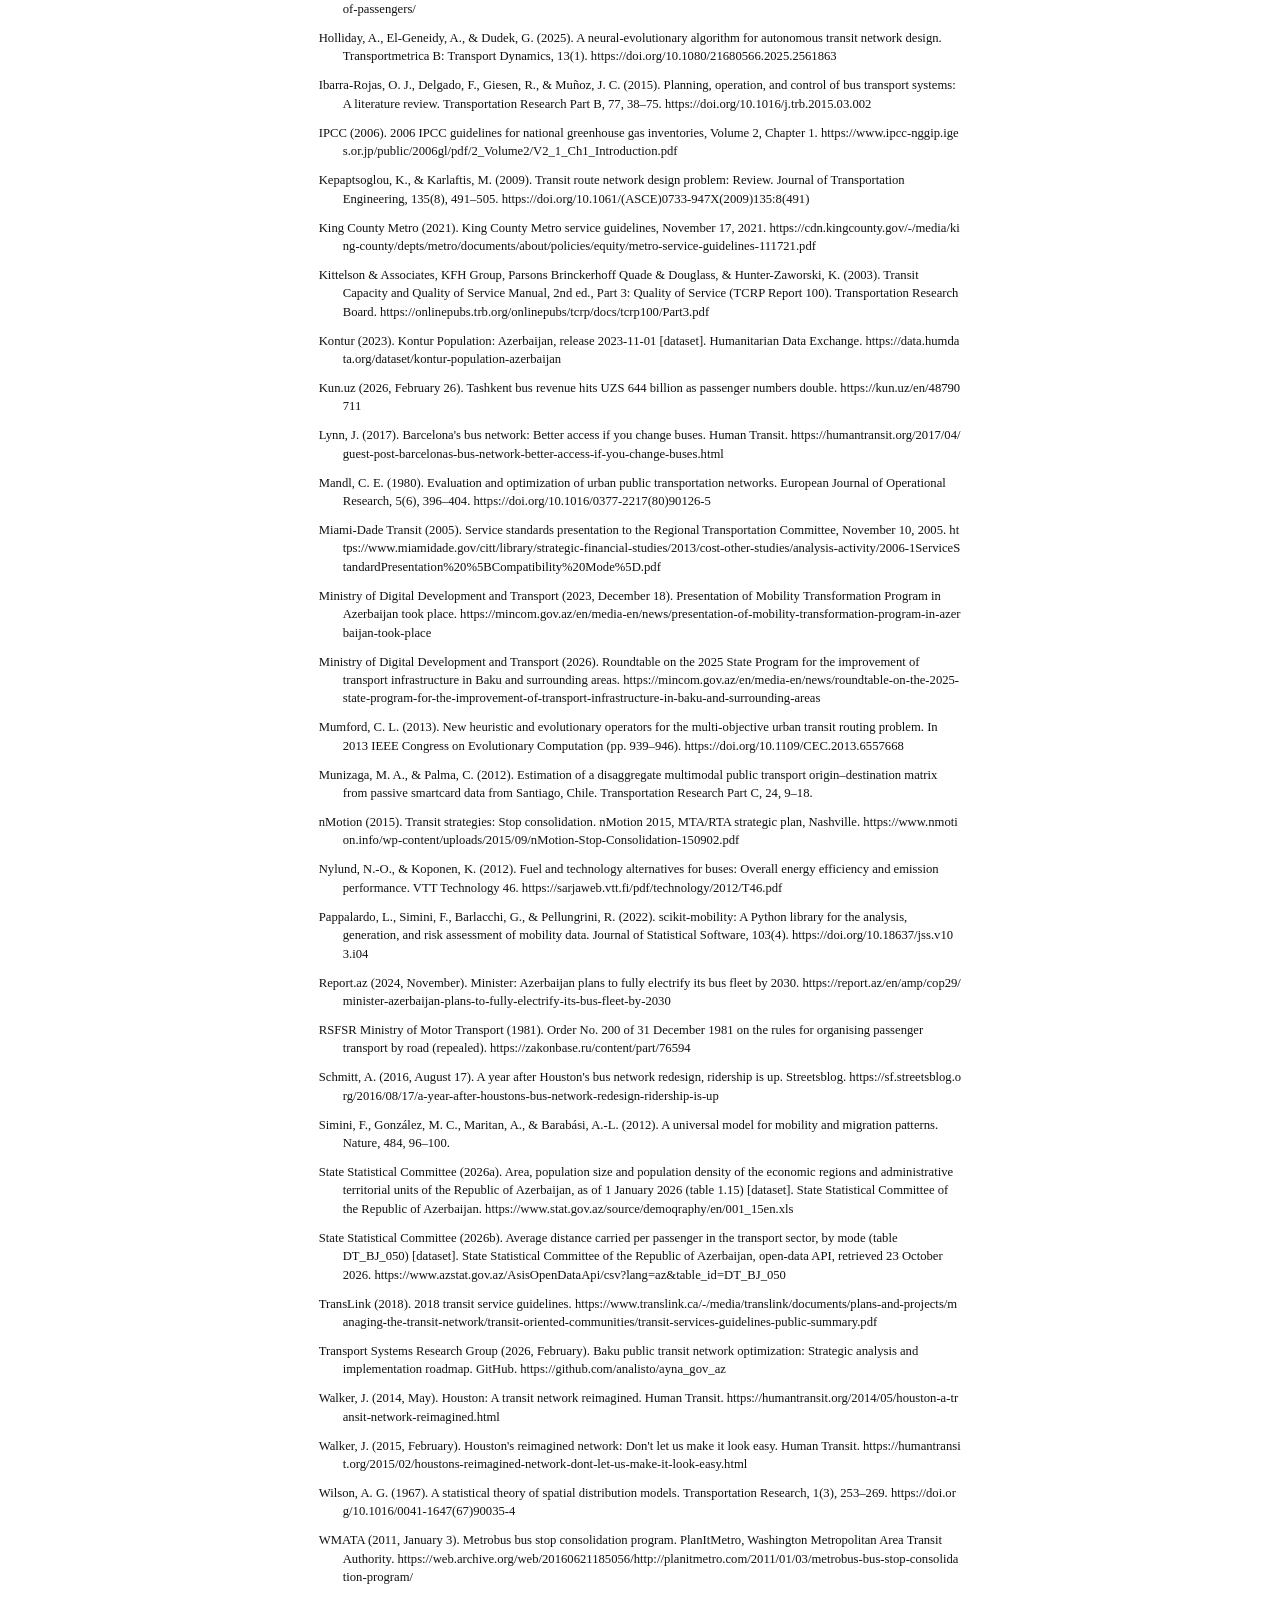
<file: paper/submission/manuscript.html>
<!doctype html>
<html lang="en"><head><meta charset="utf-8"><title>How efficient are Baku's bus routes? An open-data measurement and a fleet-neutral redesign</title><style>
@page { size: A4; margin: 25mm 22mm; @bottom-center { content: counter(page); font-family: Georgia, serif; font-size: 9pt; color: #555; } }
body { font-family: Georgia, 'Times New Roman', serif; font-size: 11pt; line-height: 1.45; color: #111; max-width: 170mm; margin: 0 auto; }
h1 { font-size: 17pt; line-height: 1.25; margin: 0 0 8pt; }
h2 { font-size: 13pt; margin: 20pt 0 6pt; }
h3 { font-size: 11.5pt; margin: 14pt 0 4pt; }
h1, h2, h3, p.caption { page-break-after: avoid; break-after: avoid; }
tr { page-break-inside: avoid; break-inside: avoid; }
table:first-of-type th:nth-child(1) { width: 30%; } table:first-of-type th:nth-child(2) { width: 40%; }
table:first-of-type th:nth-child(3) { width: 15%; } table:first-of-type th:nth-child(4) { width: 15%; }
.refs a { overflow-wrap: anywhere; word-break: break-all; }
p.note { font-size: 10pt; color: #444; margin: 0 0 16pt; }
p { margin: 0 0 8pt; text-align: left; }
table { border-collapse: collapse; margin: 6pt 0 12pt; font-size: 9.5pt; width: 100%; }
th, td { border-top: 1px solid #999; border-bottom: 1px solid #999; padding: 3pt 6pt; text-align: left; vertical-align: top; }
th { border-bottom: 1px solid #333; }
ul { margin: 0 0 8pt 18pt; padding: 0; }
li { margin: 0 0 3pt; }
figure { margin: 12pt 0 16pt; page-break-inside: avoid; }
figure img { width: 100%; height: auto; display: block; border: 1px solid #ddd; }
figcaption { font-size: 9.5pt; margin-top: 4pt; }
.author { margin: 0 0 14pt; }
.refs p { font-size: 9.5pt; padding-left: 18pt; text-indent: -18pt; }
a { color: inherit; text-decoration: none; }
</style></head><body>
<h1>How efficient are Baku's bus routes? An open-data measurement and a fleet-neutral redesign</h1>
<h2>Highlights</h2>
<ul><li>Baku's 201 bus routes: 74 very indirect or loops, 1.93 routes per link</li><li>271 detours add 939 km to a trip each way; 217 serve nobody who lacks another route</li><li>A gravity demand model built from open data ranks routes against counts at 0.58</li><li>A fleet-neutral redesign gives today's modelled travel times with 12% fewer buses</li><li>The gain holds on 10 trip samples and under 14 alternative assumptions</li></ul>
<h2>Abstract</h2>
<p>Baku's bus network of about 200 routes is being redesigned, but no peer-reviewed evaluation exists and the data needed for one (timetables, vehicle positions, origin–destination flows) is unpublished. I ask how much can be measured, and how far a redesign can be tested, from public data alone. From the transport agency's public map, a population grid, OpenStreetMap destinations, metro entries and one operator's daily boardings, I repair the route geometry, measure directness, duplication, detours, stop spacing and coverage, and build a door-to-door travel model whose gravity demand model ranks routes against observed boardings at a Spearman correlation of 0.58. Only 29 of 201 routes run within 1.4 times the straight line between their ends, and 66% of the 3.04 million residents live within 400 m of a stop in a straight line, 45% along mapped streets. A greedy search keeping today's fleet and applying changes used by redesigns elsewhere shortens the average possible trip from 51.8 to 50.9 minutes (0.76 minutes with impossible trips counted at 120), or delivers today's modelled travel times with about 12% fewer buses than the estimated headways imply. On 10 independent trip samples the gain counted that way is 0.68 to 0.81 minutes, and under 14 alternative assumptions 0.46 to 0.88, the smallest without bus shifts; a stricter rule that strands nobody gains as much as the default. The pipeline, data and results are released to regenerate or, with a reader for another map format, apply to other cities publishing only a map.</p>
<p>Keywords: bus network design; public transport; open data; accessibility; Baku; transit network design problem</p>
<h2>1. Introduction</h2>
<p>Most of the world's cities run their buses on networks that grew route by route, and many have found, when they finally redrew them, that fewer, straighter and more frequent routes serve more people for the same money (Houston in 2015) or with added service (Barcelona between 2012 and 2018, Dublin since 2021). Baku, a city of 2.4 million (3.2 million with Sumqayıt and the Absheron district; State Statistical Committee, 2026a), is in the middle of such a redesign: the transport agency AYNA (Azərbaycan Yerüstü Nəqliyyat Agentliyi, the Azerbaijan Land Transport Agency) has analysed all routes with an international consultant on a digital twin of the city since 2023, raised bus speeds with 114 km of bus lanes, and begun launching a new network in January 2026 (Ministry of Digital Development and Transport, 2023, 2026). The public sees only the agency's map of routes and stops and a handful of figures in press releases; there is no published evaluation beyond an earlier unreviewed report (Section 2.1), and the data such an evaluation normally rests on (timetables, vehicle positions and where riders travel) is not public.</p>
<p>This paper asks a narrower question than the agency's consultant could: how much can be learned about a bus network, and how far can a redesign be tested, from public data alone? The answer matters beyond Baku: many cities publish a map and little else.</p>
<p>Three things are new here. I measure Baku's whole network from its geometry, after repairing defects in the public data that would otherwise distort every measure. I build a door-to-door travel model from public data alone and state its agreement with observed ridership rather than assume it. And I run a fleet-neutral redesign search whose result is checked on trips it was not tuned to and under alternative assumptions, so that the size of its gain and the uncertainty around it are both reported. The whole pipeline, with every input, is released as a standard-library Python repository that regenerates every result in this paper from three commands.</p>
<p>I claim no new algorithm, and the findings are not forecasts: headways for most routes are estimated, the demand model is a gravity model, and the network is described as the agency's map publishes it. What the paper offers is a reproducible diagnosis, an estimate of what a cautious redesign would gain, and an account of what that estimate depends on.</p>
<h2>2. Background</h2>
<h3>2.1 Baku's bus network and its reform</h3>
<p>Baku's surface public transport is planned by AYNA and operated by 39 carriers (the data lists 42 carrier names, three of them spelling variants of others), of which the state operator BakuBus runs 55 of the 201 routes in the agency's data; a 56th route with BakuBus boardings, route 49, is listed on the map under another carrier. About 2,300 buses were in daily service in January 2026, up from 1,720 in 2022 (Ministry of Digital Development and Transport, 2026). In December 2023 the Ministry presented the Mobility Transformation Program, under which AYNA and an international consultant analysed all routes on a digital twin of Baku, with 1.6 million bus trips a day reported (Ministry of Digital Development and Transport, 2023). By November 2024 bus lanes and route optimisation had raised bus speeds in Baku from 18 to 22 km/h (Report.az, 2024). In September 2025 the consultant reported weak integration between Baku and Absheron routes, overlapping routes, and 17% of residents with limited access; the new network, launched from January 2026 with eight routes, was expected to need about 2,800 buses, and gross-cost contracts were planned (APA, 2025).</p>
<p>None of the consultant's data is public. The agency's map API publishes routes, stops, stop sequences and route shapes, and the state operator's daily boardings per route are on the national open-data portal; nothing else is. The map data used here was scraped from the API on 23 October 2026 with the scraper in the repository; a public snapshot of 6 May 2026 (github.com/samirmehd1yev/best_route_finding) is identical to it row for row in every table, so the map has not yet been updated for the new network, while the boardings file already lists eight routes the map does not carry. An earlier unreviewed report on the same map data (Transport Systems Research Group, 2026) used different definitions and reached different figures; the measures here are defined, sourced and regenerable, and supersede it.</p>
<h3>2.2 What other redesigns did, and what they measured</h3>
<p>Whole-network redesigns elsewhere followed a similar recipe: fewer, straighter routes that run more often, overlapping routes merged into frequent trunks, stops spaced further apart, and bus lanes where routes stack up. Seoul reorganised all its bus services in one day in 2004 into trunk and feeder routes with median bus lanes and one fare; bus speeds rose from 11 to 22 km/h by 2010 and passengers by 20% (Allen, 2013). Houston redrew nearly every route in 2015 within about the same budget, moving 80% of resources to ridership and 20% to coverage, and local ridership rose 1.2% in the first year (Schmitt, 2016; Walker, 2014, 2015). Barcelona's Nova Xarxa replaced the old lines with 28 grid lines at 3- to 8-minute headways, with service added; ridership on replaced corridors rose 6% to 24% (Badia et al., 2016; Lynn, 2017). Dublin, redesigning area by area since 2021 with added service, reports boardings up 48% in redesigned areas against 8% elsewhere (BusConnects, 2025). In Tbilisi and Tashkent, two other post-Soviet capitals, minibuses gave way to large buses and 1,000 new buses cut headways from 18 to 20 minutes to 8 to 10; they report ridership up 30% and 26% (EBRD, 2024; Kun.uz, 2026). How much each gained went with whether service was added.</p>
<p>Planning guidelines elsewhere judge a network from two sides. For riders, the door-to-door time of walking, waiting, riding and changing, with a penalty per change, and the share of residents within walking distance of a stop: the Transit Capacity and Quality of Service Manual defines a bus route's coverage area as 400 m from a stop (Kittelson &amp; Associates et al., 2003). For operators, bus-hours, bus-kilometres and the fleet needed. A Soviet planning norm of 1981, since repealed, limited a route to 1.2 to 1.3 times the straight line between its ends, loops excepted (RSFSR Ministry of Motor Transport, 1981). Miami-Dade keeps a detour only if the rider-minutes it adds to through riders (through riders times minutes added), divided by the riders it serves, stay under 5 minutes; Denver's threshold is 3 (Miami-Dade Transit, 2005). Average stop spacing, weighted by how often buses pass, is about 352 m in the United States and 359 m across 38 cities elsewhere, or 401 and 403 m when every route segment counts once (Devunuri et al., 2023); agencies such as TriMet and TransLink aim for 240 to 400 m on local routes (nMotion, 2015; TransLink, 2018), and removing closely spaced stops saved TriMet nearly 6% of running time with no significant ridership loss (El-Geneidy et al., 2006). King County Metro's guidelines keep parallel routes at least half a mile apart (King County Metro, 2021).</p>
<h3>2.3 Designing a network by computer</h3>
<p>Choosing a set of bus routes is the transit network design problem; choosing their frequencies as well is the transit network design and frequency setting problem. Both are NP-hard, and the literature searches rather than enumerates (Kepaptsoglou &amp; Karlaftis, 2009; Farahani et al., 2013; Ibarra-Rojas et al., 2015; Durán-Micco &amp; Vansteenwegen, 2022). Objectives are riders' time, with a transfer penalty of about 5 minutes, and operator cost; constraints are the number and length of routes, coverage, the fleet and a minimum frequency. Methods range from choosing routes from a candidate pool, through local search, simulated annealing and tabu search, to evolutionary algorithms and, recently, graph neural networks trained by reinforcement learning (Holliday et al., 2025). The standard test networks (Mandl's 15 nodes and Mumford's 30 to 127) are far smaller than Baku's 3,456 stops (Mandl, 1980; Mumford, 2013).</p>
<p>I use a greedy local search because it is transparent (every kept change can be explained in one sentence, which matters when people have to approve it), it runs on a laptop in minutes, and the quality of the answer depends far more on the demand data than on the search: without origin–destination data, a better optimiser would only optimise the same gravity model more thoroughly. The demand model is a gravity model (Wilson, 1967) of the kind implemented in scikit-mobility (Pappalardo et al., 2022); the radiation model (Simini et al., 2012) is the main parameter-free alternative. The two better options, smart-card trip chaining, which recovered alighting points for over 80% of boardings in Santiago (Munizaga &amp; Palma, 2012), and mobile-phone records, from which four new routes were proposed for Abidjan (Berlingerio et al., 2013), need data that Baku does not have.</p>
<h2>3. Data</h2>
<h3>3.1 Sources</h3>
<p>Table 1 lists every input; all are public and committed in the repository with their licences, so the results regenerate without network access.</p>
<p class="caption">Table 1. Data sources.</p>
<table><thead><tr><th>Data</th><th>Source and date</th><th>Licence</th><th>Used for</th></tr></thead><tbody><tr><td>208 bus routes, 3,841 stops, stop sequences and 398 route shapes, each route with its service type</td><td>AYNA map API (map-api.ayna.gov.az), scraped 23 October 2026; identical row for row to a public snapshot of 6 May 2026 (github.com/samirmehd1yev/best_route_finding)</td><td>None published; redistributed as a research snapshot with attribution</td><td>Routes, stops, order, geometry</td></tr><tr><td>Daily boardings per BakuBus route, 1 January to 30 September 2026</td><td>Bakı Metropoliteni (2026a) via opendata.az</td><td>CC BY</td><td>Headway estimates, model check, route ranking</td></tr><tr><td>Daily entries per metro station, and 98 exit coordinates of 27 stations</td><td>Bakı Metropoliteni (2026b, 2026c) via opendata.az</td><td>CC BY</td><td>Trip destinations</td></tr><tr><td>Population on H3 hexagons of about 0.74 km²</td><td>Kontur Population, release 2023-11-01 (Kontur, 2023)</td><td>CC BY</td><td>Coverage, trip origins and destinations</td></tr><tr><td>5,471 weighted destinations (of 5,628 features downloaded): schools, kindergartens, colleges, universities, hospitals, clinics, supermarkets, department stores, malls, marketplaces, offices, town halls, courthouses, railway and bus stations</td><td>OpenStreetMap via the Overpass API, 23 October 2026</td><td>Open Database License (ODbL)</td><td>Trip destinations</td></tr><tr><td>Every way tagged as a highway in the study area: 99,185 ways and 570,706 nodes</td><td>OpenStreetMap, data of 24 October 2026, cut from Geofabrik's extract of Azerbaijan</td><td>ODbL</td><td>Walking distances along streets and paths, as a check on the straight line</td></tr><tr><td>One published headway (route H1, every 20 minutes)</td><td>Heydar Aliyev International Airport (2024)</td><td>None stated (press release)</td><td>Headway where known</td></tr><tr><td>Official population by city and district, 1 January 2026</td><td>State Statistical Committee (2026a), table 1.15</td><td>None stated (official statistics)</td><td>Check of the grid</td></tr><tr><td>Average trip length per bus passenger, 2025</td><td>State Statistical Committee (2026b), table DT_BJ_050</td><td>CC0</td><td>Check of the demand model's trip length</td></tr></tbody></table>
<p>The study area is the box around the served stops plus 2 km. The grid is Uber's H3 index at resolution 8, whose cells are hexagons of about 0.74 km²; the area holds 2,707 of them with 3.04 million people, and the official figures for Baku, Sumqayıt and the Absheron district total 3.22 million, consistent with a grid two years older. Each hexagon is split into seven points that share its population, its centre and six around it, the way H3 divides a cell into seven at the next resolution, so that coverage is not judged from one point per hexagon.</p>
<p>Coverage is the share of these points' population with a served stop within a straight-line radius, the convention of the guidelines above. The straight line is a proxy for the walk, and rail lines, motorways, the bay and long blocks make it too short, so the same walk is also measured along the streets and paths in OpenStreetMap: every way tagged as a highway in the study area, keeping those a pedestrian may use (the filter of OSMnx's walk network (Boeing, 2025): no motorways, busways, raceways, platforms, cycleways without a foot permission or ways planned, under construction or gone, and none tagged foot=no, service=private, or access=no or access=private without a foot permission). The ways form an undirected graph of 562,117 nodes and 602,943 segments with great-circle lengths, 98.4% of its nodes in one connected piece. Each stop and each population point joins the graph at the nearest point of the nearest segment, walking that gap in a straight line (the median gap is 7 m for stops and 15 m for population points), and one run of Dijkstra's algorithm from all stops at once gives the walk from every point to its nearest stop, up to 2 km. Footpaths are patchy in OpenStreetMap's Baku, so where a shortcut is unmapped the walk is overstated; the two measures bracket the truth.</p>
<h3>3.2 Defects and repairs</h3>
<p>The map data has defects that would distort every measure if taken at face value, and none is documented. The route length field is the round-trip length, and the duration field is the length divided by 0.6 on every route, so neither is a measurement. On 13 routes the two shapes are filed under the wrong direction; on three directions the shape is stored backwards; one has latitude and longitude swapped; one has latitude equal to longitude on every point; three are stored in scrambled pieces joined by straight jumps of 9 to 20 km; two routes have no shape; one lists each direction's stops twice; and seven routes have no stops at all.</p>
<p>Rather than fix these by hand, I have the loading code detect them from the data, so the repairs survive a new scrape. Every stop is projected onto every segment of a shape, and a dynamic program places the stops along the shape so that their distance along it never goes back by more than 30 m, minimising the total offset; a stop with no in-order position is an order break. Each direction is scored against each stored shape and its reverse, and the stored assignment is replaced only on clear evidence: fewer order breaks by at least the larger of two and 20% of the route's stops, or no more breaks and a median offset below 70% of the current one. A shape that still cannot explain its stops (more than the larger of two and 10% of its stops out of order, a median offset over 60 m or a straight segment over 5 km) is dropped and that direction is drawn as straight lines between stops. After the 23 repairs, 394 of 402 route directions use real shapes, the median stop sits 7.2 m from its line and 90% sit within 13.7 m, and three directions keep one stop slightly out of order.</p>
<h3>3.3 The period described</h3>
<p>The results describe the network as the agency's map published it on 6 May 2026 and still published it on 23 October 2026, with ridership from September 2026. The map lags the street: eight routes in the boardings file (M2 to M6, 500, 149E and 195E) do not exist on the map. The findings therefore describe the inherited network that the reform is replacing.</p>
<h2>4. Methods</h2>
<h3>4.1 Geometry measures</h3>
<p>All distances are great-circle; grids and buffers use a flat projection centred on Baku, accurate to better than 1% across the area. A pattern is one direction of one route: its ordered stops, the path between them, and the distance along the path at each stop. One-way length is the distance along the path at the last stop, averaged over a route's directions. End-to-end circuity is path length divided by the straight line between the first and last stop, undefined when they are less than 1 km apart; a route's shape class comes from its less direct direction: direct up to 1.4, indirect to 2, very indirect to 3, and a loop above 3 or with ends less than 1 km apart. Excess over the shortest path compares the path with the shortest route between the same two stops over every link that some route drives, both ways, plus links between stops less than 80 m apart. Rider circuity averages, over every pair of stops at least 1 km apart, the distance along the route divided by the straight line. A detour is a stretch of at most 12 stops and 40% of the route whose path is at least 2.5 times the straight line between its ends and at least 1.5 km longer; overlapping candidates keep the largest. The duplication ratio is total route-kilometres of all directions divided by kilometres of distinct directed links. A trunk corridor is a run of consecutive links at least 1 km long on which at least eight routes share every link. A near-duplicate is a route of at least 10 stops with at least 85% of them also served by one other route; express routes are left out, since skipping a local route's stops is their purpose.</p>
<h3>4.2 Running time, fuel and daily service</h3>
<p>For one trip in one direction, running time is length divided by the moving speed of the route's service type (the agency's working-zone field: urban, suburban, within a settlement, between settlements, intercity, and express variants of the first two) plus 20 s at every stop after the first (nMotion, 2015; WMATA, 2011). Fuel is 0.30 diesel-equivalent litres per kilometre plus 0.05 litres per stop, the latter my estimate from the slope between the test cycles of Nylund and Koponen (2012); together they give 43 L/100 km at 2.65 stops per kilometre, close to the 43.8 L/100 km that study reports for diesel buses on the Braunschweig cycle. CO₂ is 2.67 kg per litre, the IPCC (2006) factor of 74,100 kg per TJ at 43.0 TJ/Gg and a diesel density of about 0.84 kg/L. Moving speeds by service type (22 km/h urban, 29 suburban and urban express, 36 suburban express, 25 within and 31 between settlements, 40 intercity) were set so that total route-kilometres divided by total running time over all directions equals the 22 km/h the agency reported. Fuel is in diesel-equivalent litres: no split of the fleet by fuel is published, and compressed natural gas and diesel emit about the same CO₂ per kilometre.</p>
<p>Each route's headway is the first of: a published value (one route); an estimate from observed boardings where they exist, as trips per direction equal to weekday boardings divided by two and by 60 boardings per trip, over 17 service hours, kept between 3 and 30 minutes (55 routes); or a value by service type, 10 minutes urban, 15 suburban and urban express, 20 suburban express and settlement routes, 30 intercity (145 routes). Trips a day, bus-hours, bus-kilometres and fuel follow from the headway, the round-trip running time and length; buses needed per route are round-trip time times 1.15 for layover divided by headway, rounded up.</p>
<h3>4.3 Demand</h3>
<p>No origin–destination data is public, so trips are spread with a gravity model. Origins are sampled in proportion to population. From each origin, trips end at every zone in proportion to its pull times exp(−distance / 6 km), and each origin's trips sum to one. A zone's pull is half its population plus half the study area's total population times the zone's share of all destination weight, where destination weight comes from OpenStreetMap features weighted by kind (a university 10, a mall 10, a hospital 8, a school 3, a supermarket 2, an office 1) and from metro stations at 2 per 1,000 weekday entries, split across their exits; each feature is credited to its nearest zone within 1.5 km, and with the metro exits there are 5,569 destination points. The decay of 6 km gives an average straight-line trip of 8.0 km; the official national average bus trip, 15.6 km in 2025 (State Statistical Committee, 2026b), is not comparable because it covers all bus passengers in Azerbaijan, intercity services included.</p>
<h3>4.4 Door-to-door trips</h3>
<p>The travel graph holds, for every served stop, an arrival and a departure node, and for every route direction a chain of on-board nodes. Boarding costs half the route's headway plus a 5-minute transfer penalty; riding to the next stop costs the hop distance at the route's service-type moving speed plus 20 s; alighting and staying at a stop cost nothing; walking to another stop within 300 m costs the straight-line distance times 1.3 at 1.25 m/s, once between rides, never chained. A trip walks from its origin to any stop within 500 m, follows the cheapest path by Dijkstra's algorithm up to 120 minutes, and walks from a stop within 500 m to its destination; one transfer penalty is removed at the end, since the first boarding is not a change, and trips under 2 km may be walked entirely. Reported are the mean door-to-door time of trips possible within 120 minutes, the shares possible within 30, 45, 60 and 120 minutes, the share of trips without a stop within reach at one end, and the distribution of changes. Each modelled trip is also pushed back along its path to count a boarding on every route it uses, which gives the model's boardings per route.</p>
<h3>4.5 Checking the model against observed boardings</h3>
<p>The model's boardings and the observed boardings are turned into shares of their own totals over the 56 BakuBus routes present in both, and compared by Spearman's rank correlation. The check is run four times, adding one input at a time: one 12-minute headway for every route with trips to homes only; headways by service type; destinations added; headways from boardings added. The last step uses the counts it is checked against and is reported as circular.</p>
<h3>4.6 The redesign search</h3>
<p>A plan is a network plus a fractional number of buses per route (bus-equivalents, so that small changes count); headway equals round-trip time with layover divided by buses, never below 3 minutes, so a route that gets shorter keeps its buses and runs more often. The objective is the average door-to-door time over a fixed sample of trips, with a trip impossible within 120 minutes counted at 120 (below, the capped average, as distinct from the average over possible trips of Section 4.4), from 100 origins drawn by population with one point per hexagon. The fleet never changes. A change is kept only if it lowers the capped average by at least 0.005 minutes and passes a coverage guard: it may leave no more than 500 people without any stop within 500 m, and no more than 3,000 across all changes, counted on the finer seven-point population. No route is made to run less often than every 30 minutes by losing buses, and no route gets more buses than it can use at 3 minutes.</p>
<p>Riders per route are counted where counts exist and otherwise estimated as the model's boardings scaled so that, over the counted routes, model and counts agree in total; a count always wins over the model, and a route with at least 1,000 counted weekday boardings is never dropped. Route 180, whose connecting routes have no stops in the data, is protected: it is left as it is, apart from receiving buses. Five kinds of change are tried. A merge drops a near-duplicate route and gives its buses to the up to three routes sharing most of its stops. A drop removes one of the 20 routes with the fewest riders per bus, its buses going to the routes it overlaps or across the network. A straightening replaces a detour with the shortest path between its end stops along links some route drives today, in the right direction, keeping the stops on that path; the 80 detours saving most time are tried. Stop balancing removes stops closer than 250 m (then 300 m) to a neighbour on every route that uses them, keeping terminals, hubs and any stop that is someone's only one within reach. A shift moves 20% of the buses of the 5, 10 or 20 routes where one more bus saves riders the least waiting (riders times headway divided by buses) to the same number of routes where it saves the most, the marginal form of the square-root rule of frequency setting.</p>
<p>The search screens each structural change alone against today's plan, applies the improving ones in order of gain while re-checking each against the plan as it stands, tries stop balancing, and then up to four rounds of shifts, recounting riders per route each round. The result is scored on an independent check: 300 other origins, with a different seed and the seven-point population, the same model that measures today's network. Finally the share of the fleet that would give today's capped average on the independent check is found by halving an interval six times, accurate to about one percentage point.</p>
<h3>4.7 Robustness</h3>
<p>Three checks ask how much the result depends on the sample and the assumptions. The redesign and today's network are scored on 10 samples of 300 origins, one of them the independent check itself. The search is run again under 14 changed settings: a transfer penalty of 2 and of 8 minutes, distance decay of 4 and of 9 km, trips to homes only, 45 and 80 boardings per trip, an access radius of 400 m instead of 500, a search sample of 200 origins, another search sample of 100, the coverage guard tightened so that nobody loses a stop, no bus shifts, and the service-type headway table scaled by 0.8 and by 1.25; the speeds are never varied. And coverage is measured at 300, 400, 500, 800 and 1,000 m, in a straight line and along the streets and paths of OpenStreetMap.</p>
<h2>5. Results</h2>
<h3>5.1 The network today</h3>
<p>Baku's 201 routes with stops run in 402 directions over 3,456 served stops; the median route is 17.1 km one way with 27.5 stops. The routes are indirect (Table 2, Figure 1). The median route is 1.77 times the straight line between its ends, and only 20 of the 182 non-loop routes meet the 1.3 limit of the Soviet norm. The median route is 21% longer than the shortest path buses could take between its ends on links they already drive, and for a rider the median route covers 1.45 times the straight-line distance between any two of its stops at least 1 km apart. Six of the 20 busiest BakuBus routes are very indirect or loops, including the busiest, route 14.</p>
<p class="caption">Table 2. Directness of the 201 routes, from the less direct direction of each.</p>
<table><thead><tr><th>Shape class</th><th>Path length ÷ straight line between the ends</th><th>Routes</th></tr></thead><tbody><tr><td>Direct</td><td>up to 1.4</td><td>29</td></tr><tr><td>Indirect</td><td>1.4 to 2</td><td>98</td></tr><tr><td>Very indirect</td><td>2 to 3</td><td>55</td></tr><tr><td>Loop</td><td>over 3, or ends less than 1 km apart</td><td>19</td></tr></tbody></table>
<p>The routes overlap. Buses run 7,398 km of route over 3,824 km of distinct links, a duplication ratio of 1.93, and up to 26 routes use one link. There are 21 trunk corridors (Figure 2), 71 km in total, where eight or more routes share every link; the longest runs 12.0 km from the ASAN Xidmət centre on X. R. Ulutürk street, past the Olympic Stadium and along the Zabrat highway, to the State Customs Committee Academy, with 15.8 routes per link on average and 27 routes using it, and the busiest, 3.5 km between the Xətai district court and Neftçilər metro station, is used by 29 routes with up to 25 on one link. Twenty-five routes are near-duplicates, in 72 pairs, 59 of them between carriers: route 190 has 100% of its stops on route 160, and 173A and 173B have 94% on each other.</p>
<p>Detours are common and mostly unnecessary. There are 271 on 139 routes; together they add 939 km to one trip in each direction of every route. For 217 of them, 719 km on 118 routes, everyone living within 400 m of the stops inside the detour also has another route within 400 m. The longest, on route 177, covers 21.2 km between two stops 7.8 km apart, adding 13.4 km and 27.5 minutes to every through trip for 53 people whom only that route serves.</p>
<p>Stop spacing is uneven rather than tight: the median gap is 420 m, above the 401 to 403 m segment-weighted averages elsewhere (Section 2.2) and the 240 to 400 m agency targets, yet 5.4% of gaps are under 200 m and 23.9% under 300 m. At 20 s and 0.05 litres per stop, stopping takes an estimated 18.8% of running time and 20.4% of fuel.</p>
<h3>5.2 Who the network reaches</h3>
<p>Of the 3.04 million people in the study area, 55.5% live within 300 m of a served stop in a straight line, 66.0% within 400 m, 73.4% within 500 m, 87.2% within 800 m and 91.5% within 1,000 m. Walking along the streets and paths of OpenStreetMap, the shares are 32.5%, 44.6%, 54.9%, 73.3% and 81.1%: of the 2.01 million people the straight line counts within 400 m, 0.65 million walk further than that to their nearest stop. For the people within 1,000 m of a stop in a straight line, the walk to the nearest stop is typically 1.54 times the line (the population-weighted median; a quarter walk more than twice the line), and for 80% of them more than the 1.3 the travel model assumes, so the straight-line shares are upper bounds on access and the model's walks are too short. Door to door, on 300 origins sampled by population, the average possible trip takes 51.8 minutes; 16.2% of trips can be made within 30 minutes, 29.4% within 45, 42.2% within 60 and 66.3% within 120; 34.6% of trips have no stop within 500 m at one end or both; the average trip is 8.0 km in a straight line. Of the possible trips, 11.4% are walked, 28.9% need no change, 43.2% one, 15.0% two and 1.5% three or more.</p>
<h3>5.3 Daily service and how far the model can be trusted</h3>
<p>The estimated headways imply 33,363 trips a day, 28,327 bus-hours, 588,994 bus-kilometres, 226,592 diesel-equivalent litres and 605 tonnes of CO₂, and a fleet of 2,015 buses, 88% of the 2,300 reported in service.</p>
<p>BakuBus routes carried 768,253 boardings on an average weekday in September 2026 on 64 routes, 56 of which are in the map with 692,288. Route 14 carries the most, 31,303 a weekday and 2,285 per kilometre of route; route 150E recorded only 16.5. The model's ranking of the 56 counted routes improves as inputs are added: a flat 12-minute headway for every route gives a Spearman correlation of 0.41, headways by service type 0.56, destinations 0.58, and headways from the boardings themselves 0.77, which is circular. The fair figure is 0.58. In that run (its route-by-route table regenerates with one setting changed) the model overrates the express and long suburban routes E1 (6.4 times its observed share), 205 (3.4), 120E (2.6) and 72 (2.2), and gives the suburban routes 139, 141E, 189 and 163 and the express 140E under 15% of their observed shares.</p>
<h3>5.4 Stop balancing alone</h3>
<p>Stop balancing alone, removing stops closer than 250 m to a neighbour on every route that uses them while keeping terminals and hubs and never leaving a gap over 700 m, removes 351 stops: the median gap rises from 420 to 473 m, the share of people within 400 m of a stop falls by 0.15 points, 28 fewer buses are needed at today's headways, bus-hours fall 1.5% and fuel 1.7%, and the average door-to-door trip shortens from 51.8 to 51.6 minutes.</p>
<h3>5.5 The redesign</h3>
<p>With the default settings the search keeps 27 changes: five merges (114B into 114A, 100 into 108B, 173A into 173B, 210 into 215, 169 into 168), three drops (164, 39 and 150E), 14 straightened detours on 12 routes, one stop-balancing pass removing 338 stops, and four shifts moving 25, 19, 19 and 14 bus-equivalents. Routes go from 201 to 193 (Figure 3). Seven of the eight removed routes have estimated rather than counted riders; the eighth, 150E, is the only counted route with under 1,000 boardings a weekday. On the search sample the capped average falls by 1.35 minutes, of which the bus shifts give 54%, stop balancing 16%, straightening 15%, merges 11% and drops 5%.</p>
<p>On the independent check (Table 3), the average possible trip shortens by about a minute and the capped average by 0.76 minutes; the shares within 30, 45 and 60 minutes rise from 16.2, 29.4 and 42.2% to 16.6, 30.3 and 43.4%. Route length falls 5.8% and distinct links 3.8%, and the share of gaps under 300 m falls to 14.6%. The same buses run 3.2% more trips on shorter routes, so frequencies rise and waits shorten; bus-kilometres rise 1.3% and fuel stays level because buses also stop less. The price is paid in coverage and changes: about 5,000 fewer people are within 400 m of a stop, 976 have no stop within 500 m any more, and the share of trips with two or more changes rises by about a point.</p>
<p class="caption">Table 3. Today's network and the redesign on the independent check (300 origins).</p>
<table><thead><tr><th>Measure</th><th>Today</th><th>Redesign</th></tr></thead><tbody><tr><td>Routes</td><td>201</td><td>193</td></tr><tr><td>Stops served</td><td>3,456</td><td>3,105</td></tr><tr><td>Route length, all directions (km)</td><td>7,398</td><td>6,970</td></tr><tr><td>Distinct links (km)</td><td>3,824</td><td>3,678</td></tr><tr><td>Duplication ratio</td><td>1.93</td><td>1.90</td></tr><tr><td>Median stop gap (m)</td><td>420</td><td>470</td></tr><tr><td>People within 400 m of a stop</td><td>65.96%</td><td>65.80%</td></tr><tr><td>People left without a stop within 500 m</td><td>0</td><td>976</td></tr><tr><td>Average door-to-door time, possible trips (min)</td><td>51.82</td><td>50.86</td></tr><tr><td>Capped average door-to-door time, impossible trips as 120 (min)</td><td>74.82</td><td>74.06</td></tr><tr><td>Trips possible within 45 minutes</td><td>29.4%</td><td>30.3%</td></tr><tr><td>Trips possible within 120 minutes</td><td>66.3%</td><td>66.4%</td></tr><tr><td>Possible trips with two or more changes</td><td>16.5%</td><td>17.4%</td></tr><tr><td>Trips a day</td><td>33,363</td><td>34,418</td></tr><tr><td>Bus-hours a day</td><td>28,327</td><td>28,327</td></tr><tr><td>Bus-kilometres a day</td><td>588,994</td><td>596,868</td></tr><tr><td>Fuel a day (diesel-equivalent litres)</td><td>226,592</td><td>226,708</td></tr></tbody></table>
<p>The improvement can instead be taken as a smaller fleet. With 88.3% of the redesigned network's buses, cut evenly on every route, the independent check's capped average is no longer than today's: 1,692 bus-equivalents instead of today's 1,916, which round up per route, as in Section 4.2, to the 2,015 whole buses of Section 5.3; the fleet-saving option rounds up to 1,796. Both fleets are those the estimated headways imply, not counts; the saving is 11.7% in bus-equivalents and bus-hours and 10.9% in whole buses. Bus-hours fall from 28,327 to 25,007, bus-kilometres from 588,994 to 526,923 (−10.5%), fuel from 226,592 to 200,140 litres (−11.7%) and CO₂ from 605 to 534 tonnes a day.</p>
<h3>5.6 How robust the gain is</h3>
<p>Scored on 10 samples of 300 origins, one of them the independent check, the redesign's gain in the capped average is 0.68 to 0.81 minutes, mean 0.77 with a standard deviation of 0.04, and positive in every sample (Figure 4); the level itself moves by about 4 minutes between samples, so the gain should be quoted with its range and the level not to two decimals. Under the 14 changed settings (Table 4) the capped gain stays between 0.46 and 0.88 minutes and today's travel times need 87 to 93% of the buses in every run (7 to 13% less fuel). It is smallest without the bus shifts: the 23 structural changes alone gain 0.46 minutes, three fifths of the default run's 0.76, and give today's travel times with 93% of the buses, so the shifts add the remaining 0.30 minutes and 5 points of fleet. Among the runs with shifts it is smallest with shorter trips or a shorter access radius and largest with the service-type headways scaled by 1.25 or a larger search sample; scaling that table, which sets 145 of the 201 headways, by 0.8 or 1.25 leaves the gain at 0.68 and 0.88 minutes and the fleet share at 88%. What the search keeps is also stable: two to four drops, 12 to 17 straightened detours, one stop-balancing pass and, where allowed, four shifts in every run, and five merges in 12 of the 15. A larger or a different search sample keeps 32 or 33 changes instead of 27 with the same gain on the independent check, so the sample decides the changes at the margin, not the effect.</p>
<p>Under a strict coverage guard, in which no change may leave anyone without a stop within 500 m, the search keeps 24 changes and gains 0.77 minutes, as much as the default run's 0.76.</p>
<p class="caption">Table 4. The search under other assumptions: gain in the capped average on the independent check and the share of the fleet that gives today's travel times.</p>
<table><thead><tr><th>Setting</th><th>Changes</th><th>Capped gain (min)</th><th>Fleet for today's times</th></tr></thead><tbody><tr><td>Default settings</td><td>27</td><td>0.76</td><td>88%</td></tr><tr><td>Transfer penalty 2 minutes instead of 5</td><td>26</td><td>0.80</td><td>88%</td></tr><tr><td>Transfer penalty 8 minutes</td><td>26</td><td>0.72</td><td>88%</td></tr><tr><td>Distance decay 4 km instead of 6</td><td>27</td><td>0.59</td><td>90%</td></tr><tr><td>Distance decay 9 km</td><td>26</td><td>0.83</td><td>88%</td></tr><tr><td>Trips end at homes only</td><td>25</td><td>0.82</td><td>87%</td></tr><tr><td>45 boardings per trip instead of 60</td><td>25</td><td>0.73</td><td>88%</td></tr><tr><td>80 boardings per trip</td><td>26</td><td>0.81</td><td>88%</td></tr><tr><td>Access radius of 400 m instead of 500</td><td>24</td><td>0.58</td><td>90%</td></tr><tr><td>Search sample of 200 origins</td><td>32</td><td>0.84</td><td>87%</td></tr><tr><td>Search sample with another seed</td><td>33</td><td>0.79</td><td>88%</td></tr><tr><td>Nobody may lose a stop</td><td>24</td><td>0.77</td><td>88%</td></tr><tr><td>No bus shifts</td><td>23</td><td>0.46</td><td>93%</td></tr><tr><td>Service-type headways scaled by 0.8</td><td>26</td><td>0.68</td><td>88%</td></tr><tr><td>Service-type headways scaled by 1.25</td><td>28</td><td>0.88</td><td>88%</td></tr></tbody></table>
<h3>5.7 Changes that rest on thin evidence</h3>
<p>Several kept changes rest on estimates alone. Route 519, a 2.1 km shuttle with three stops and no counts, is credited by the model with 14,700 boardings a day and raised from every 15 minutes to every 3. The three dropped routes have little evidence behind them: 164 and 39 have no counts and estimated boardings of 133 and 582 a day, and 150E recorded 16.5 boardings a weekday. Six routes without counts (131, 197, 198, 550, 551, 554) go from every 15 to every 30 minutes on estimates alone, and two more (54 and 50) from every 10 to about every 24. Each straightened stretch follows links that buses drive today, but turns, one-way streets and the skipped stops, some of which serve schools and clinics, are not checked. The merge of 210 into 215 alone leaves 495 people without a stop within 500 m, just under the limit per change.</p>
<h2>6. Discussion</h2>
<h3>6.1 Against the agency's own findings</h3>
<p>Working only from public data, the diagnosis points the same way as the consultant's: overlapping routes, weak links between parts of the region, and a sizeable minority of residents with poor access. The consultant reported 17% with limited access, by a definition that is not public; here 12.8% live more than 800 m in a straight line from any served stop and 34% more than 400 m (26.7% and 55.4% along mapped streets and paths). The consultant's network needs about 2,800 buses against about 2,300 in service; the fleet-neutral search finds that today's 2,015 implied buses could be about 11% fewer (12% in bus-hours) at today's travel times, which is not a contradiction, since the consultant redesigns for growth and the search here only removes waste. Where the two disagree, the agency's model should be trusted on anything that depends on data it has and this work does not.</p>
<h3>6.2 Limitations</h3>
<p>The results are not forecasts. Headways are estimated for 200 of 201 routes; the implied fleet of 2,015 lands near the 2,300 reported, so the headways are plausible overall though individual routes can be far off, and scaling the service-type table that sets 145 of the headways by 0.8 or 1.25 leaves the fleet share at 88% (Table 4). The demand model ranks routes at 0.58; the metro is not in the travel graph, so trips that would use it look slower or impossible by bus; there is no vehicle capacity or crowding, so busy routes look better than they are and a shift can overload them; there is one all-day weekday average, walking at 1.3 times the straight line regardless of barriers where the mapped streets give a median of 1.54 (Section 5.2), so modelled walks are too short and the coverage shares are upper bounds, and speeds by service type rather than by street; counts exist for one operator only and describe today's routes, so a merge that moves riders onto a counted route does not raise its count, and counts only steer which changes are tried while the model's demand decides which are kept; the population grid is two years older than the official figures; and the search is greedy over existing routes, so it finds improvements, not the best network, and invents no routes. On four of the five standard benchmark networks (Mandl, 1980; Mumford, 2013), under their rules, its straightening lowers the average travel time of the published best route sets for passengers by 1.2 to 1.8% and their route time by 6 to 9%, while methods published since reach far lower travel times (Holliday et al., 2025). The bus shifts, which give 54% of the gain on the search sample, rank routes by riders per route, estimated for 145 of them; every one of the 32 routes that gives up buses in the default run has estimated riders, so the shifts are the least certain part of the result; without them three fifths of the gain and a 7% fleet saving remain (Table 4). The gain of about a minute per trip is small; the robustness checks establish its sign and order of magnitude, not its second decimal.</p>
<h3>6.3 Transferability</h3>
<p>Everything here needs only a public map with stop sequences and shapes, a population grid and OpenStreetMap, plus metro entries where a metro exists; destinations from OpenStreetMap and the metro raised the model's ranking of routes from 0.56 to 0.58. The boardings of one operator cannot be credited with a fair gain in fit, since the step that uses them (0.58 to 0.77) is checked against the same counts; their value is that they set the headways of 55 routes and kept the search from dropping busy routes. The repairs are detected rather than hard-coded, and every assumption is a setting with its source. Only the reader is specific to Baku: about twenty lines read AYNA's four tables, and a reader for another format, GTFS for example, replaces them; the repairs, measures, travel model and search work on the routes, stops and shapes the reader returns, and the service types that key the headway and speed settings are renamed to the new city's. The method's weakest link travels with it: without origin–destination data the demand model is a gravity model, and checks like those of Section 5.6 should accompany any such estimate.</p>
<h3>6.4 Choices that are not the model's to make</h3>
<p>Several settings are policy choices that the model only parameterises: whether the gain is taken as faster trips or fewer buses; how many people may lose a stop within walking distance so that others travel faster, where the strict answer of none costs nothing here; how much riders mind changing buses; which routes are fixed by contracts or school service; and whether routes of different carriers can be merged at all, which matters because 59 of the 72 near-duplicate pairs involve two carriers and the planned gross-cost contracts would make it easier.</p>
<h3>6.5 What this offers the agency</h3>
<p>For the agency this work offers two things. The first is a measured baseline: when the map API carries the new network, the same three commands will score it on the same measures and the same 300-origin check. The changes of Section 5.7 are candidates for people who know the city to review against that network, with the strict coverage guard of Section 5.6, which costs nothing, as the safer rule; route 519's riders should be counted before a bus is added, and each straightened path checked on the ground. The second is a statement of what the estimates stand in for: a public timetable or GTFS feed would replace the headway estimates for 200 of 201 routes and the repair of the map's defects, and boardings per route for all carriers would replace the model's ranking for the 145 routes without counts. The pipeline already writes today's network and the redesign as GTFS feeds, which MobilityData's validator passes without errors.</p>
<h2>7. Conclusions</h2>
<p>From public data alone, Baku's bus routes can be shown to be indirect, heavily duplicated and full of detours, four in five of which serve nobody who lacks another route within 400 m, with a third of residents more than 400 m from any stop in a straight line and over half by the mapped streets. A travel model built from the same data ranks routes against observed boardings only moderately well, and says so. Within that limit, a cautious redesign that keeps every bus, merges near-duplicates, drops three lightly used routes, straightens detours, balances stops and moves buses to where they save the most waiting delivers today's modelled travel times with about 12% fewer buses than the estimated headways imply, or trips about a minute shorter, and the gain survives other samples and other assumptions; three fifths of it remains without the bus shifts, the part that rests on estimated riders. The strict version that strands nobody gives up none of it. When the agency's map carries the new network, the same pipeline will score it against this baseline. The pipeline, data and results are released so that the results can be regenerated, the assumptions changed, and the method applied, once a reader for its map format is added, to the next city whose agency publishes a map and nothing else.</p>
<h2>Declarations</h2>
<p>Data and code availability: every input, setting, script and result, including today's network and the redesign as GTFS feeds, is in a public repository (release v1.1.0) archived with a DOI; the repository name and the DOI identify the author and are withheld for double-anonymised review (they are on the title page and will be restored on acceptance). The code is under the MIT License; OpenStreetMap extracts are © OpenStreetMap contributors under the Open Database License (ODbL; openstreetmap.org/copyright); Kontur Population is CC BY; the opendata.az datasets are CC BY (Bakı Metropoliteni); the State Statistical Committee tables are CC0; the AYNA map data has no published terms and is redistributed as a research snapshot with attribution.</p>
<p>Ethics: this study analysed only publicly available, aggregated, non-personal data (bus routes and stops, a population grid, daily boardings per route). No human participants were involved and no ethics approval was required.</p>
<p>Declaration of generative AI and AI-assisted technologies in the writing process: during the preparation of this work the author used Claude (Anthropic), through the Claude Code command-line tool, to write and test the code of the repository, to draft and edit the text of this manuscript, to check every reported number against the repository's outputs and to review the manuscript. After using this tool, the author reviewed and edited the content as needed and takes full responsibility for the content of the publication.</p>
<h2>Figures</h2>
<p>Figure 1. Baku's bus network today, each route direction coloured by the route's shape class, over the population grid in grey (darker where more people live). Drawn by paper/figures.py from the repaired route geometry, output/routes.csv and Kontur Population.</p>
<p>Figure 2. The 21 trunk corridors where eight or more routes share every link, line width by routes per link, over every route in grey. Drawn from output/corridors.csv and the repaired route geometry.</p>
<p>Figure 3. The redesign: kept route directions in grey, straightened ones in blue (the new path), dropped or merged ones in orange. Drawn from output/redesign/network.geojson.</p>
<p>Figure 4. Gain of the redesign in the capped average on 10 trip samples (top) and under 14 alternative settings (bottom), with the default run marked. Source: output/robustness/redesign_seeds.csv and redesign_settings.csv.</p>
<p>The maps draw the agency's route geometry and the Kontur population grid; no OpenStreetMap data is drawn.</p>
<div class="refs">
<h2>References</h2>
<p>Allen, H. (2013). Bus reform in Seoul, Republic of Korea. Case study prepared for Global Report on Human Settlements 2013. UN-Habitat. <a href="https://unhabitat.org/sites/default/files/2013/06/GRHS.2013.Case_.Study_.Seoul_.Korea_.pdf">https://unhabitat.org/sites/default/files/2013/06/GRHS.2013.Case_.Study_.Seoul_.Korea_.pdf</a></p>
<p>APA (2025, September). Azerbaijan to implement gross contract system to ensure sustainable public transport financing. <a href="https://en.apa.az/infrastructure/azerbaijan-to-implement-gross-contract-system-to-ensure-sustainable-public-transport-financing-478431">https://en.apa.az/infrastructure/azerbaijan-to-implement-gross-contract-system-to-ensure-sustainable-public-transport-financing-478431</a></p>
<p>Badia, H., Argote-Cabanero, J., &amp; Daganzo, C. F. (2016). How network structure can boost and shape the demand for bus transit. Institute of Transportation Studies, University of California, Berkeley. <a href="https://its.berkeley.edu/node/4590">https://its.berkeley.edu/node/4590</a></p>
<p>Bakı Metropoliteni (2026a). Daily passengers per BakuBus route [dataset]. opendata.az, dataset 32766a9d-479c-41ff-a660-7b739b4ff034. <a href="https://admin.opendata.az/dataset/32766a9d-479c-41ff-a660-7b739b4ff034">https://admin.opendata.az/dataset/32766a9d-479c-41ff-a660-7b739b4ff034</a></p>
<p>Bakı Metropoliteni (2026b). Daily passengers per metro station [dataset]. opendata.az, dataset 66051a52-1172-4c59-8ea2-1062562c991f. <a href="https://admin.opendata.az/dataset/66051a52-1172-4c59-8ea2-1062562c991f">https://admin.opendata.az/dataset/66051a52-1172-4c59-8ea2-1062562c991f</a></p>
<p>Bakı Metropoliteni (2026c). Metro exits [dataset]. opendata.az, dataset 3108fb32-8483-4126-8283-17f2f1452548. <a href="https://admin.opendata.az/dataset/3108fb32-8483-4126-8283-17f2f1452548">https://admin.opendata.az/dataset/3108fb32-8483-4126-8283-17f2f1452548</a></p>
<p>Berlingerio, M., Calabrese, F., Di Lorenzo, G., Nair, R., Pinelli, F., &amp; Sbodio, M. L. (2013). AllAboard: A system for exploring urban mobility and optimizing public transport using cellphone data. In Data for Development (D4D) Challenge, NetMob 2013. <a href="https://perso.uclouvain.be/vincent.blondel/netmob/2013/D4D-book.pdf">https://perso.uclouvain.be/vincent.blondel/netmob/2013/D4D-book.pdf</a></p>
<p>Boeing, G. (2025). Modeling and analyzing urban networks and amenities with OSMnx. Geographical Analysis, 57(4), 567–577. <a href="https://doi.org/10.1111/gean.70009">https://doi.org/10.1111/gean.70009</a></p>
<p>BusConnects (2025). BusConnects Dublin progress report, March 2025. National Transport Authority. <a href="https://busconnects.ie/wp-content/uploads/2025/04/BusConnects-Dublin-Progress-Report-March-2025-WEB.pdf">https://busconnects.ie/wp-content/uploads/2025/04/BusConnects-Dublin-Progress-Report-March-2025-WEB.pdf</a></p>
<p>Devunuri, S., Lehe, L. J., Qiam, S., Pandey, A., &amp; Monzer, D. (2023). Bus stop spacing statistics: Theory and evidence. arXiv:2208.04394. <a href="https://arxiv.org/abs/2208.04394">https://arxiv.org/abs/2208.04394</a></p>
<p>Durán-Micco, J., &amp; Vansteenwegen, P. (2022). A survey on the transit network design and frequency setting problem. Public Transport, 14, 155–190.</p>
<p>EBRD (2024). Tbilisi gets greener and more inclusive. <a href="https://www.ebrd.com/news/2024/tbilisi-gets-greener-and-more-inclusive.html">https://www.ebrd.com/news/2024/tbilisi-gets-greener-and-more-inclusive.html</a></p>
<p>El-Geneidy, A. M., Strathman, J. G., Kimpel, T. J., &amp; Crout, D. T. (2006). Effects of bus stop consolidation on passenger activity and transit operations. Transportation Research Record, 1971, 32–41.</p>
<p>Farahani, R. Z., Miandoabchi, E., Szeto, W. Y., &amp; Rashidi, H. (2013). A review of urban transportation network design problems. European Journal of Operational Research, 229(2), 281–302. <a href="https://doi.org/10.1016/j.ejor.2013.01.001">https://doi.org/10.1016/j.ejor.2013.01.001</a></p>
<p>Heydar Aliyev International Airport (2024, August). H1 Airport Express route will now operate 24/7 for the convenience of passengers. <a href="https://www.airport.az/en/press-release/h1-airport-express-route-will-now-operate-24-7-for-the-convenience-of-passengers/">https://www.airport.az/en/press-release/h1-airport-express-route-will-now-operate-24-7-for-the-convenience-of-passengers/</a></p>
<p>Holliday, A., El-Geneidy, A., &amp; Dudek, G. (2025). A neural-evolutionary algorithm for autonomous transit network design. Transportmetrica B: Transport Dynamics, 13(1). <a href="https://doi.org/10.1080/21680566.2025.2561863">https://doi.org/10.1080/21680566.2025.2561863</a></p>
<p>Ibarra-Rojas, O. J., Delgado, F., Giesen, R., &amp; Muñoz, J. C. (2015). Planning, operation, and control of bus transport systems: A literature review. Transportation Research Part B, 77, 38–75. <a href="https://doi.org/10.1016/j.trb.2015.03.002">https://doi.org/10.1016/j.trb.2015.03.002</a></p>
<p>IPCC (2006). 2006 IPCC guidelines for national greenhouse gas inventories, Volume 2, Chapter 1. <a href="https://www.ipcc-nggip.iges.or.jp/public/2006gl/pdf/2_Volume2/V2_1_Ch1_Introduction.pdf">https://www.ipcc-nggip.iges.or.jp/public/2006gl/pdf/2_Volume2/V2_1_Ch1_Introduction.pdf</a></p>
<p>Kepaptsoglou, K., &amp; Karlaftis, M. (2009). Transit route network design problem: Review. Journal of Transportation Engineering, 135(8), 491–505. <a href="https://doi.org/10.1061/(ASCE">https://doi.org/10.1061/(ASCE</a>)0733-947X(2009)135:8(491)</p>
<p>King County Metro (2021). King County Metro service guidelines, November 17, 2021. <a href="https://cdn.kingcounty.gov/-/media/king-county/depts/metro/documents/about/policies/equity/metro-service-guidelines-111721.pdf">https://cdn.kingcounty.gov/-/media/king-county/depts/metro/documents/about/policies/equity/metro-service-guidelines-111721.pdf</a></p>
<p>Kittelson &amp; Associates, KFH Group, Parsons Brinckerhoff Quade &amp; Douglass, &amp; Hunter-Zaworski, K. (2003). Transit Capacity and Quality of Service Manual, 2nd ed., Part 3: Quality of Service (TCRP Report 100). Transportation Research Board. <a href="https://onlinepubs.trb.org/onlinepubs/tcrp/docs/tcrp100/Part3.pdf">https://onlinepubs.trb.org/onlinepubs/tcrp/docs/tcrp100/Part3.pdf</a></p>
<p>Kontur (2023). Kontur Population: Azerbaijan, release 2023-11-01 [dataset]. Humanitarian Data Exchange. <a href="https://data.humdata.org/dataset/kontur-population-azerbaijan">https://data.humdata.org/dataset/kontur-population-azerbaijan</a></p>
<p>Kun.uz (2026, February 26). Tashkent bus revenue hits UZS 644 billion as passenger numbers double. <a href="https://kun.uz/en/48790711">https://kun.uz/en/48790711</a></p>
<p>Lynn, J. (2017). Barcelona's bus network: Better access if you change buses. Human Transit. <a href="https://humantransit.org/2017/04/guest-post-barcelonas-bus-network-better-access-if-you-change-buses.html">https://humantransit.org/2017/04/guest-post-barcelonas-bus-network-better-access-if-you-change-buses.html</a></p>
<p>Mandl, C. E. (1980). Evaluation and optimization of urban public transportation networks. European Journal of Operational Research, 5(6), 396–404. <a href="https://doi.org/10.1016/0377-2217(80">https://doi.org/10.1016/0377-2217(80</a>)90126-5</p>
<p>Miami-Dade Transit (2005). Service standards presentation to the Regional Transportation Committee, November 10, 2005. <a href="https://www.miamidade.gov/citt/library/strategic-financial-studies/2013/cost-other-studies/analysis-activity/2006-1ServiceStandardPresentation%20%5BCompatibility%20Mode%5D.pdf">https://www.miamidade.gov/citt/library/strategic-financial-studies/2013/cost-other-studies/analysis-activity/2006-1ServiceStandardPresentation%20%5BCompatibility%20Mode%5D.pdf</a></p>
<p>Ministry of Digital Development and Transport (2023, December 18). Presentation of Mobility Transformation Program in Azerbaijan took place. <a href="https://mincom.gov.az/en/media-en/news/presentation-of-mobility-transformation-program-in-azerbaijan-took-place">https://mincom.gov.az/en/media-en/news/presentation-of-mobility-transformation-program-in-azerbaijan-took-place</a></p>
<p>Ministry of Digital Development and Transport (2026). Roundtable on the 2025 State Program for the improvement of transport infrastructure in Baku and surrounding areas. <a href="https://mincom.gov.az/en/media-en/news/roundtable-on-the-2025-state-program-for-the-improvement-of-transport-infrastructure-in-baku-and-surrounding-areas">https://mincom.gov.az/en/media-en/news/roundtable-on-the-2025-state-program-for-the-improvement-of-transport-infrastructure-in-baku-and-surrounding-areas</a></p>
<p>Mumford, C. L. (2013). New heuristic and evolutionary operators for the multi-objective urban transit routing problem. In 2013 IEEE Congress on Evolutionary Computation (pp. 939–946). <a href="https://doi.org/10.1109/CEC.2013.6557668">https://doi.org/10.1109/CEC.2013.6557668</a></p>
<p>Munizaga, M. A., &amp; Palma, C. (2012). Estimation of a disaggregate multimodal public transport origin–destination matrix from passive smartcard data from Santiago, Chile. Transportation Research Part C, 24, 9–18.</p>
<p>nMotion (2015). Transit strategies: Stop consolidation. nMotion 2015, MTA/RTA strategic plan, Nashville. <a href="https://www.nmotion.info/wp-content/uploads/2015/09/nMotion-Stop-Consolidation-150902.pdf">https://www.nmotion.info/wp-content/uploads/2015/09/nMotion-Stop-Consolidation-150902.pdf</a></p>
<p>Nylund, N.-O., &amp; Koponen, K. (2012). Fuel and technology alternatives for buses: Overall energy efficiency and emission performance. VTT Technology 46. <a href="https://sarjaweb.vtt.fi/pdf/technology/2012/T46.pdf">https://sarjaweb.vtt.fi/pdf/technology/2012/T46.pdf</a></p>
<p>Pappalardo, L., Simini, F., Barlacchi, G., &amp; Pellungrini, R. (2022). scikit-mobility: A Python library for the analysis, generation, and risk assessment of mobility data. Journal of Statistical Software, 103(4). <a href="https://doi.org/10.18637/jss.v103.i04">https://doi.org/10.18637/jss.v103.i04</a></p>
<p>Report.az (2024, November). Minister: Azerbaijan plans to fully electrify its bus fleet by 2030. <a href="https://report.az/en/amp/cop29/minister-azerbaijan-plans-to-fully-electrify-its-bus-fleet-by-2030">https://report.az/en/amp/cop29/minister-azerbaijan-plans-to-fully-electrify-its-bus-fleet-by-2030</a></p>
<p>RSFSR Ministry of Motor Transport (1981). Order No. 200 of 31 December 1981 on the rules for organising passenger transport by road (repealed). <a href="https://zakonbase.ru/content/part/76594">https://zakonbase.ru/content/part/76594</a></p>
<p>Schmitt, A. (2016, August 17). A year after Houston's bus network redesign, ridership is up. Streetsblog. <a href="https://sf.streetsblog.org/2016/08/17/a-year-after-houstons-bus-network-redesign-ridership-is-up">https://sf.streetsblog.org/2016/08/17/a-year-after-houstons-bus-network-redesign-ridership-is-up</a></p>
<p>Simini, F., González, M. C., Maritan, A., &amp; Barabási, A.-L. (2012). A universal model for mobility and migration patterns. Nature, 484, 96–100.</p>
<p>State Statistical Committee (2026a). Area, population size and population density of the economic regions and administrative territorial units of the Republic of Azerbaijan, as of 1 January 2026 (table 1.15) [dataset]. State Statistical Committee of the Republic of Azerbaijan. <a href="https://www.stat.gov.az/source/demoqraphy/en/001_15en.xls">https://www.stat.gov.az/source/demoqraphy/en/001_15en.xls</a></p>
<p>State Statistical Committee (2026b). Average distance carried per passenger in the transport sector, by mode (table DT_BJ_050) [dataset]. State Statistical Committee of the Republic of Azerbaijan, open-data API, retrieved 23 October 2026. <a href="https://www.azstat.gov.az/AsisOpenDataApi/csv?lang=az&amp;table_id=DT_BJ_050">https://www.azstat.gov.az/AsisOpenDataApi/csv?lang=az&amp;table_id=DT_BJ_050</a></p>
<p>TransLink (2018). 2018 transit service guidelines. <a href="https://www.translink.ca/-/media/translink/documents/plans-and-projects/managing-the-transit-network/transit-oriented-communities/transit-services-guidelines-public-summary.pdf">https://www.translink.ca/-/media/translink/documents/plans-and-projects/managing-the-transit-network/transit-oriented-communities/transit-services-guidelines-public-summary.pdf</a></p>
<p>Transport Systems Research Group (2026, February). Baku public transit network optimization: Strategic analysis and implementation roadmap. GitHub. <a href="https://github.com/analisto/ayna_gov_az">https://github.com/analisto/ayna_gov_az</a></p>
<p>Walker, J. (2014, May). Houston: A transit network reimagined. Human Transit. <a href="https://humantransit.org/2014/05/houston-a-transit-network-reimagined.html">https://humantransit.org/2014/05/houston-a-transit-network-reimagined.html</a></p>
<p>Walker, J. (2015, February). Houston's reimagined network: Don't let us make it look easy. Human Transit. <a href="https://humantransit.org/2015/02/houstons-reimagined-network-dont-let-us-make-it-look-easy.html">https://humantransit.org/2015/02/houstons-reimagined-network-dont-let-us-make-it-look-easy.html</a></p>
<p>Wilson, A. G. (1967). A statistical theory of spatial distribution models. Transportation Research, 1(3), 253–269. <a href="https://doi.org/10.1016/0041-1647(67">https://doi.org/10.1016/0041-1647(67</a>)90035-4</p>
<p>WMATA (2011, January 3). Metrobus bus stop consolidation program. PlanItMetro, Washington Metropolitan Area Transit Authority. <a href="https://web.archive.org/web/20160621185056/http://planitmetro.com/2011/01/03/metrobus-bus-stop-consolidation-program/">https://web.archive.org/web/20160621185056/http://planitmetro.com/2011/01/03/metrobus-bus-stop-consolidation-program/</a></p>
</div>
</body></html>
</file>
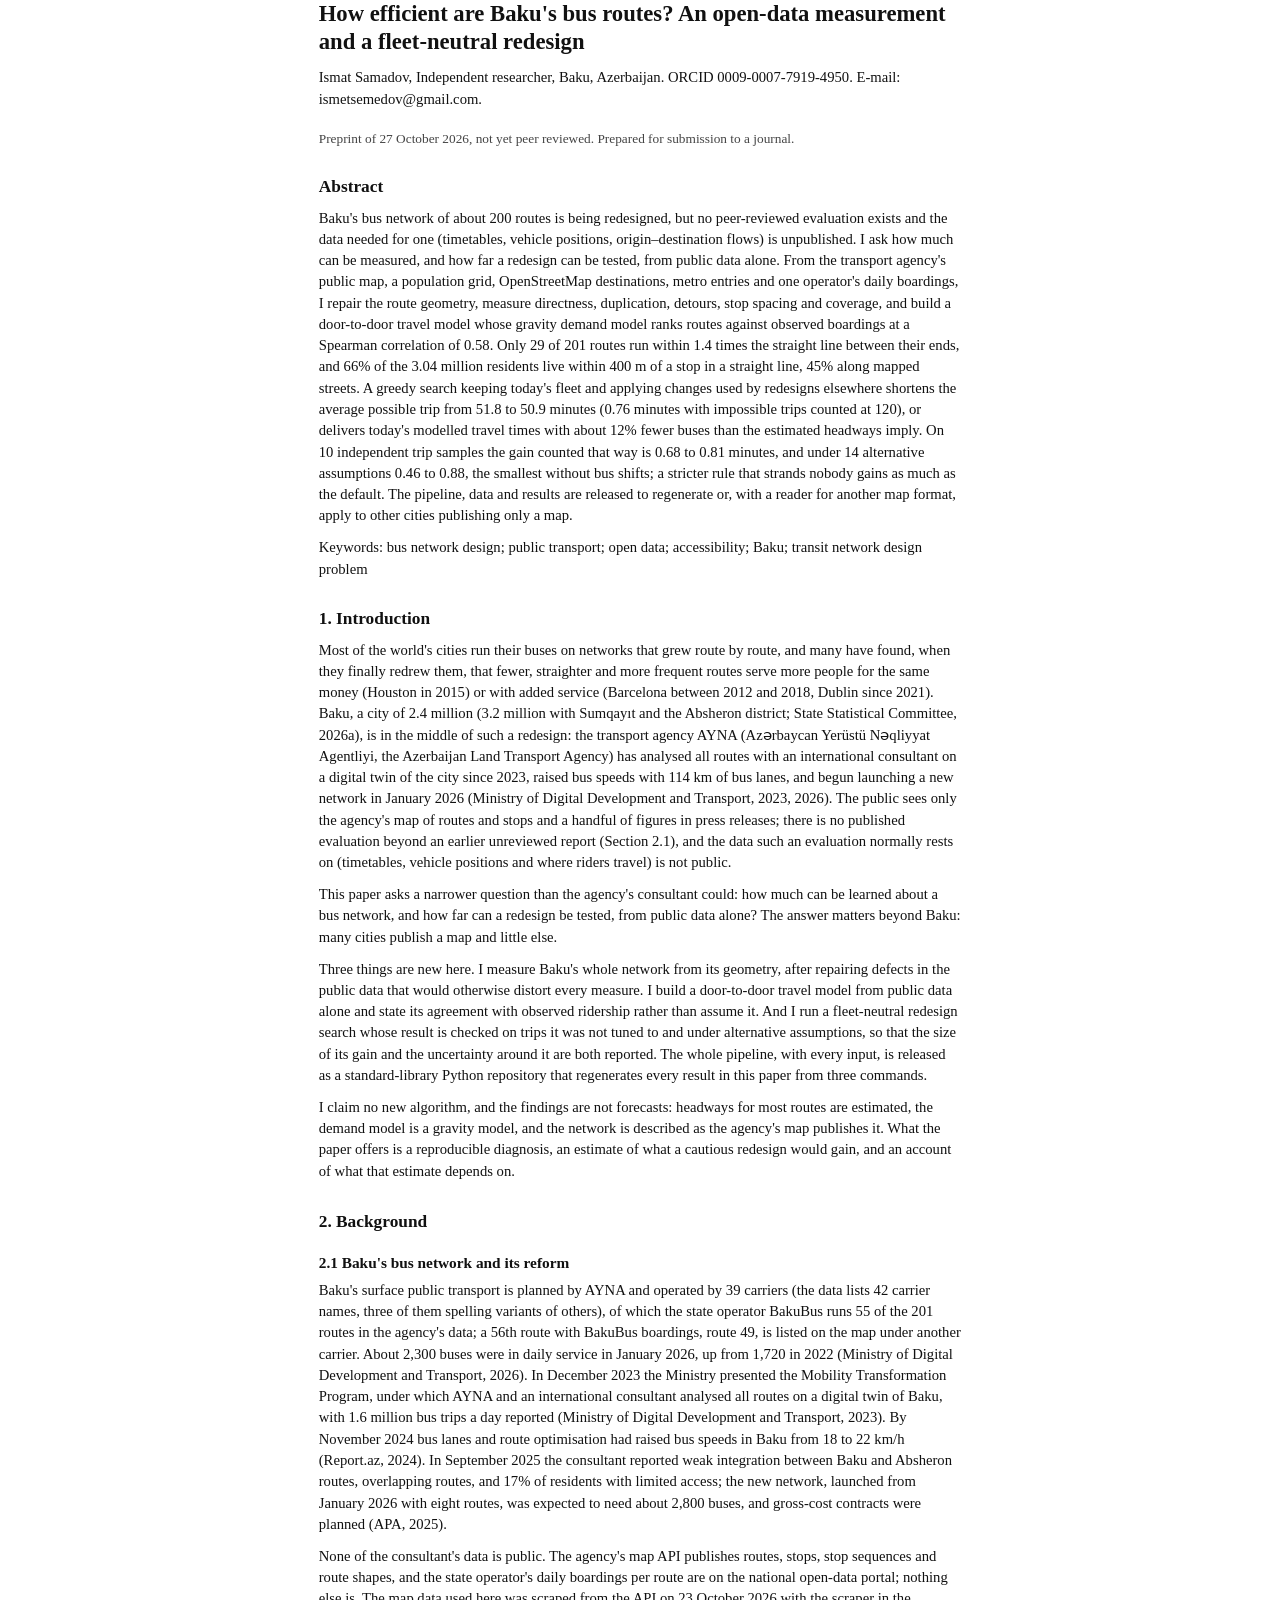
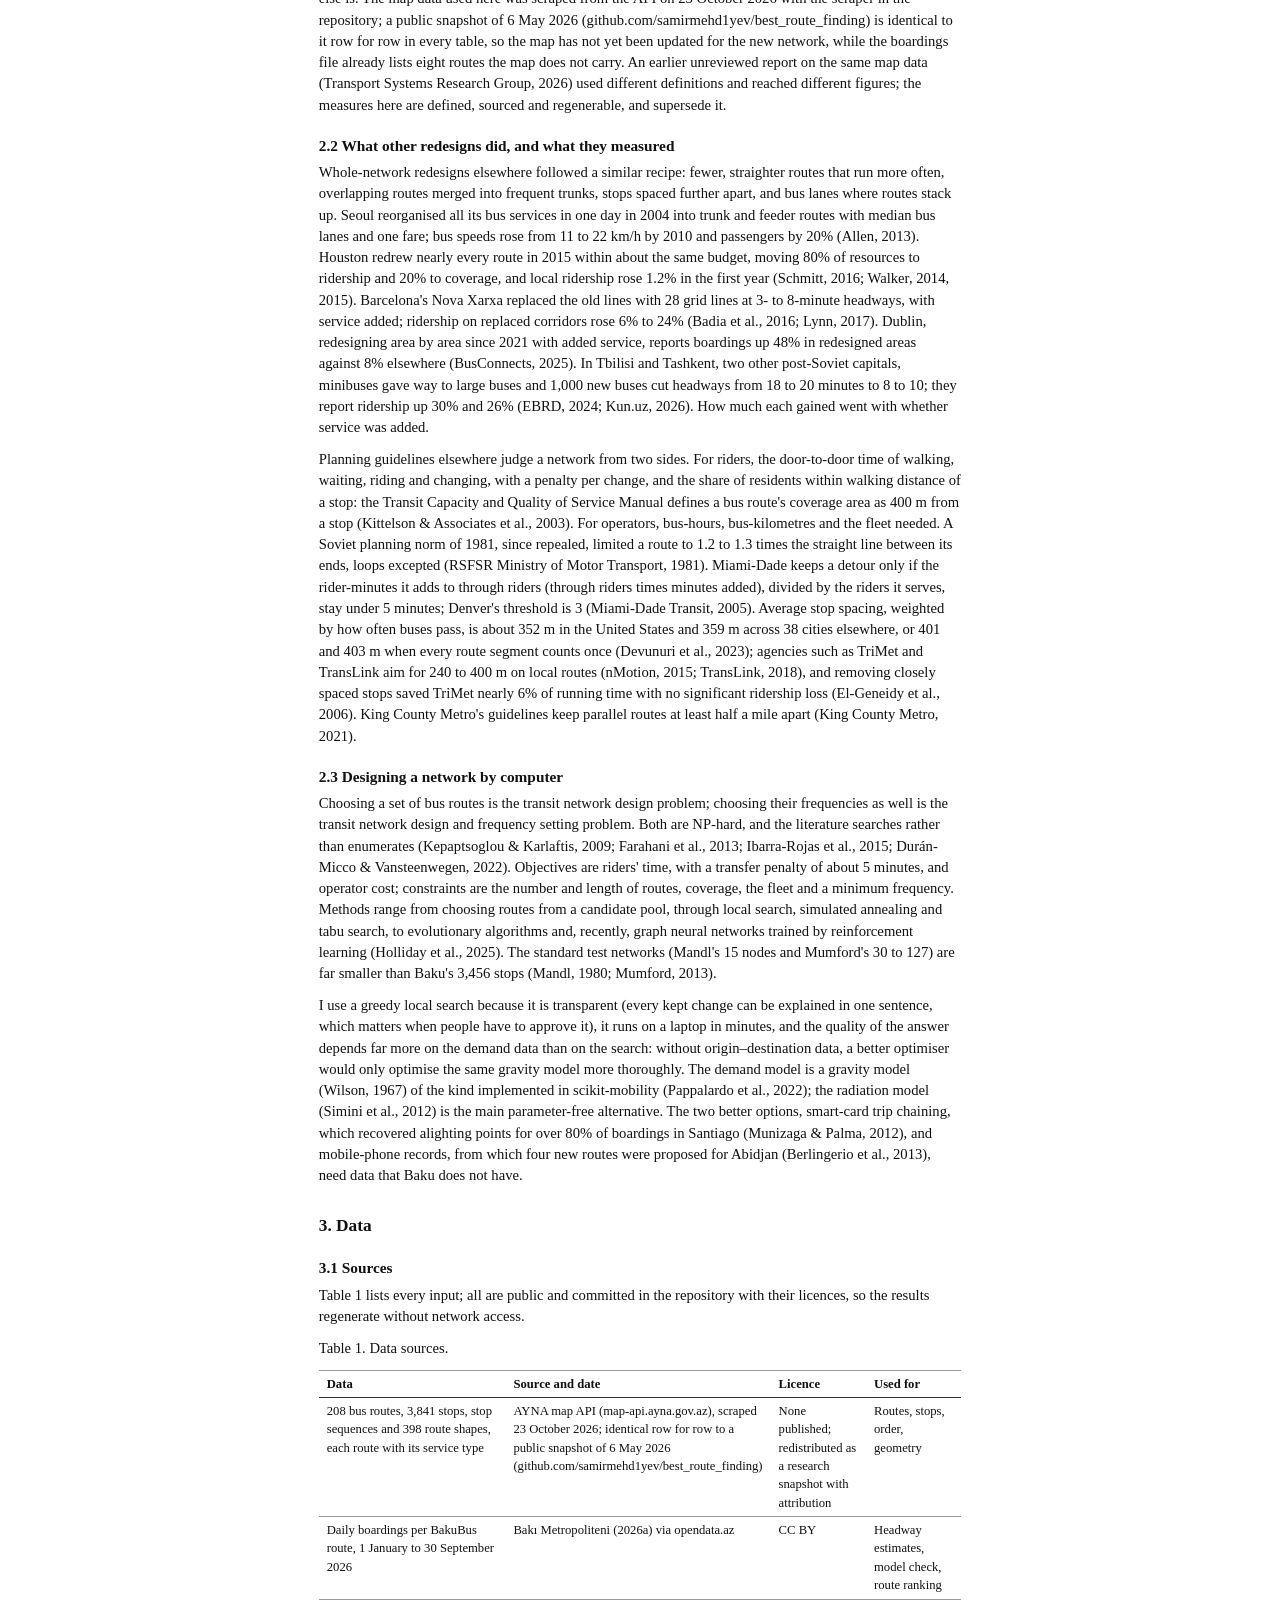
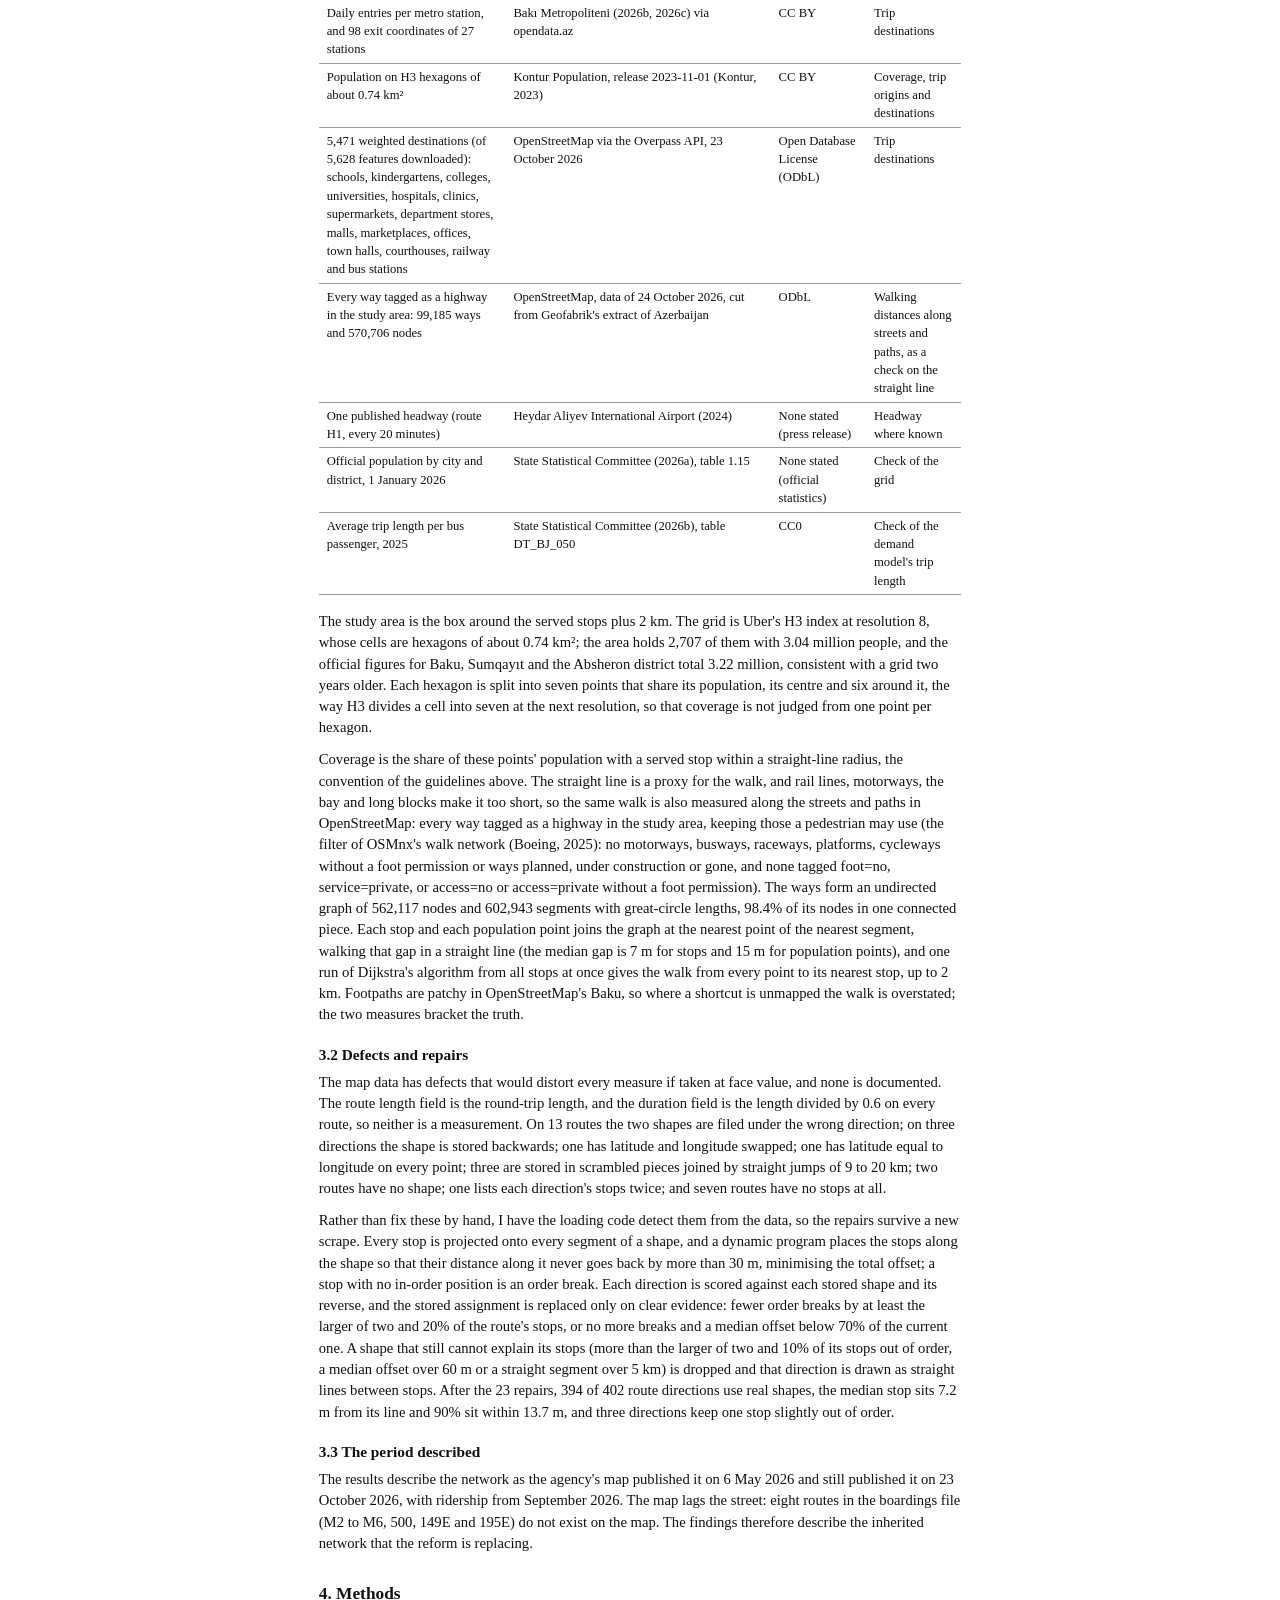
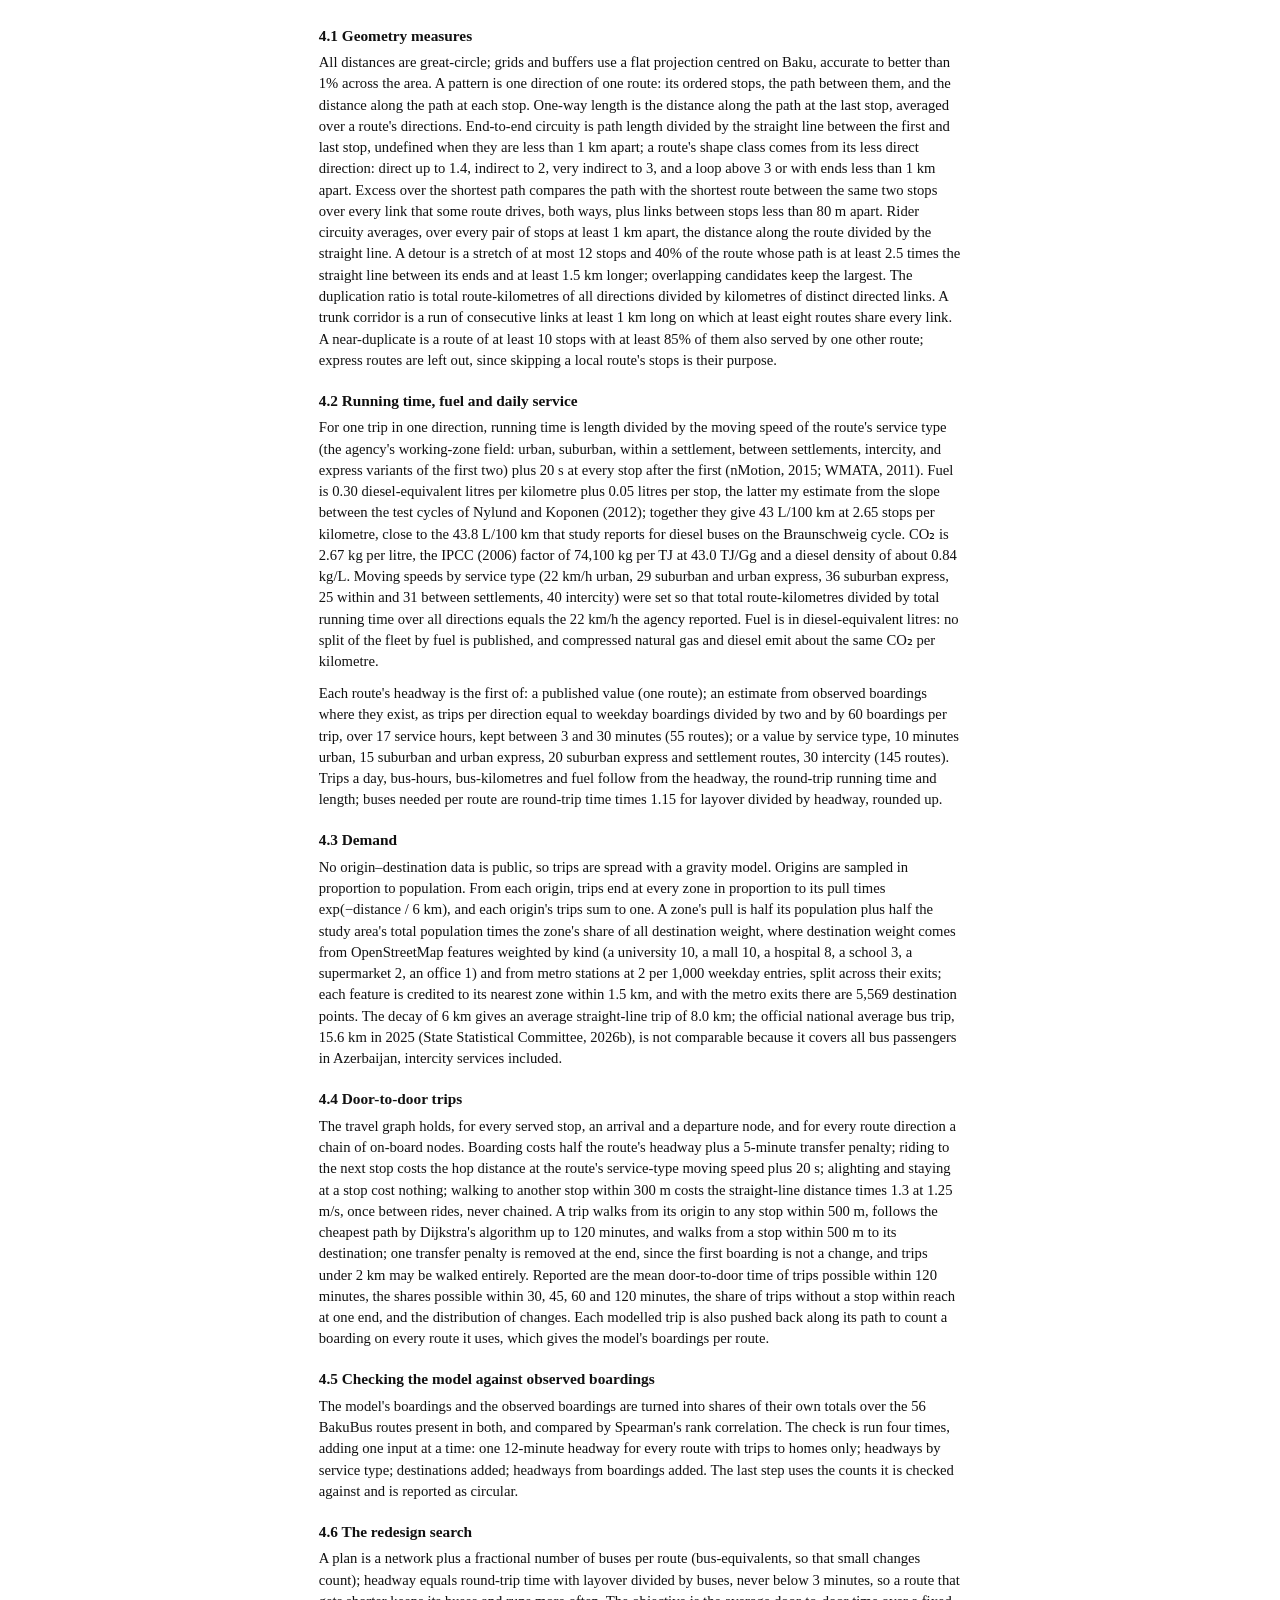
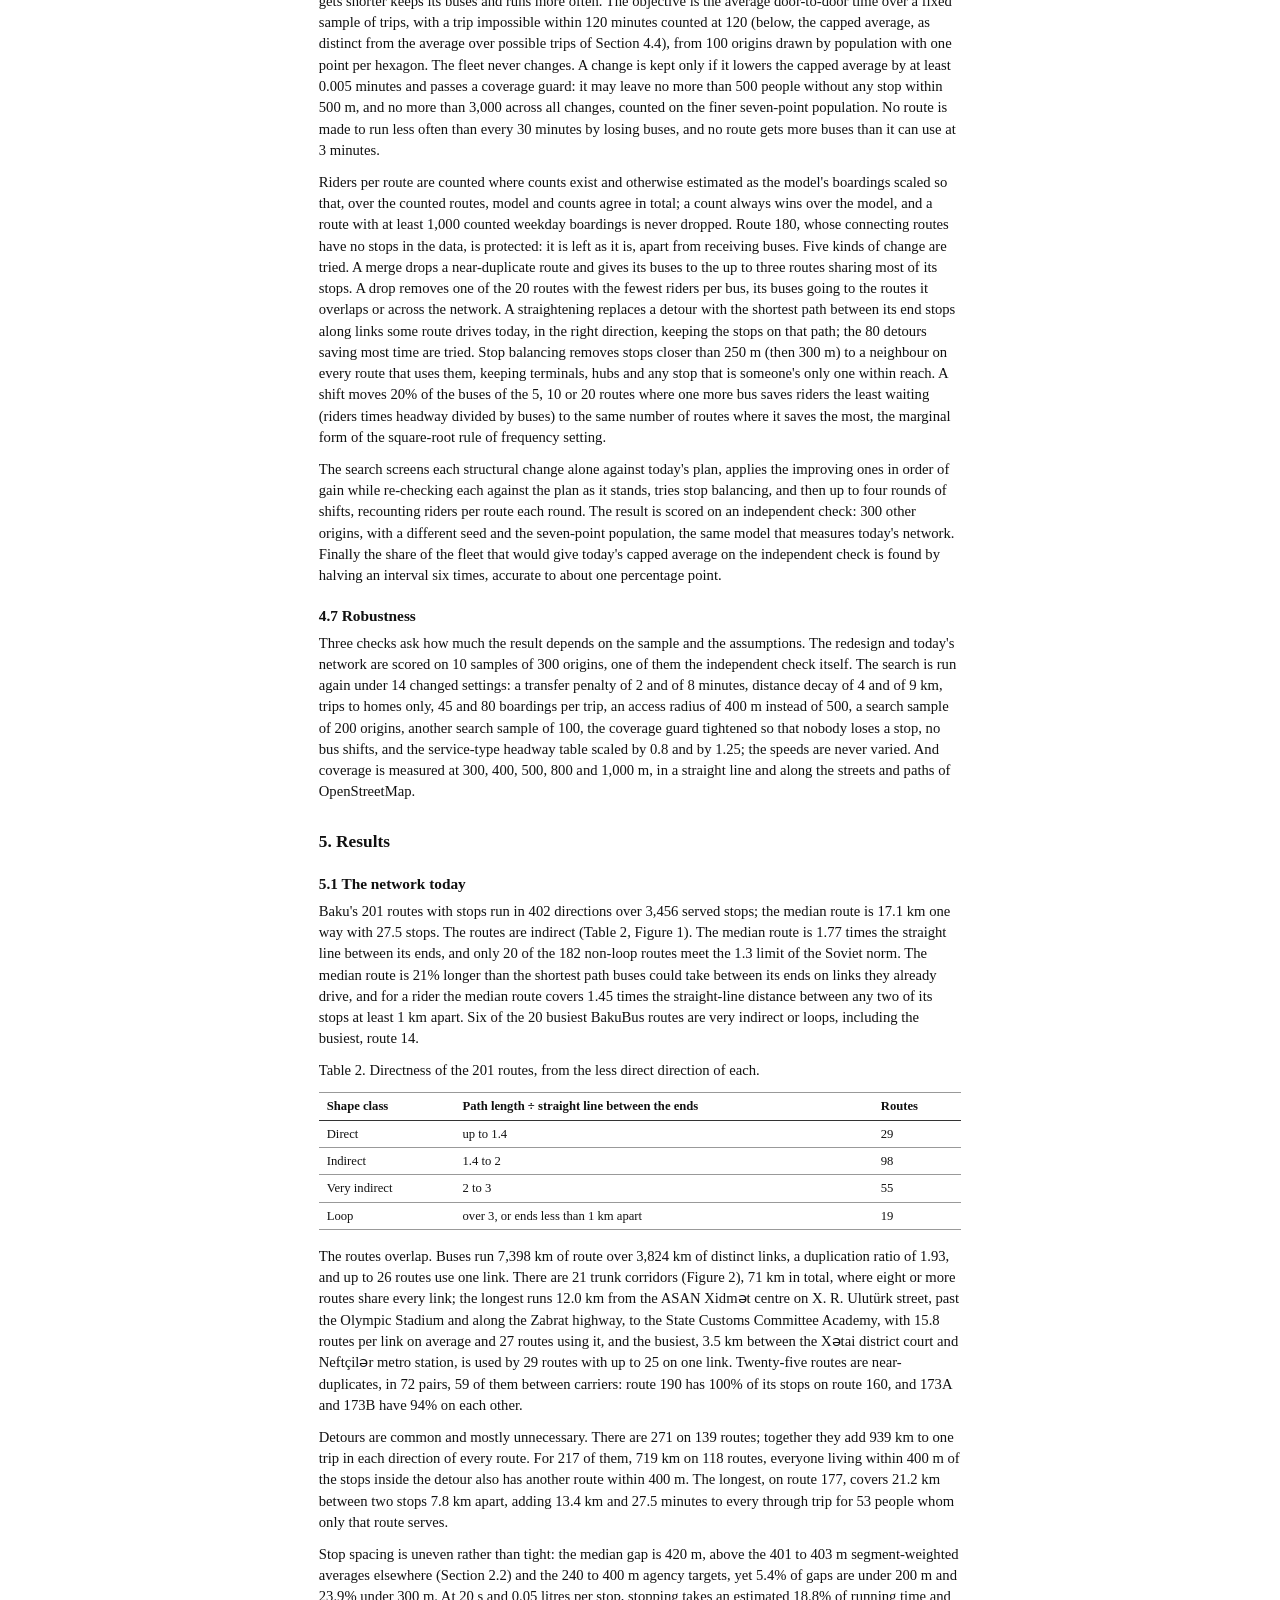
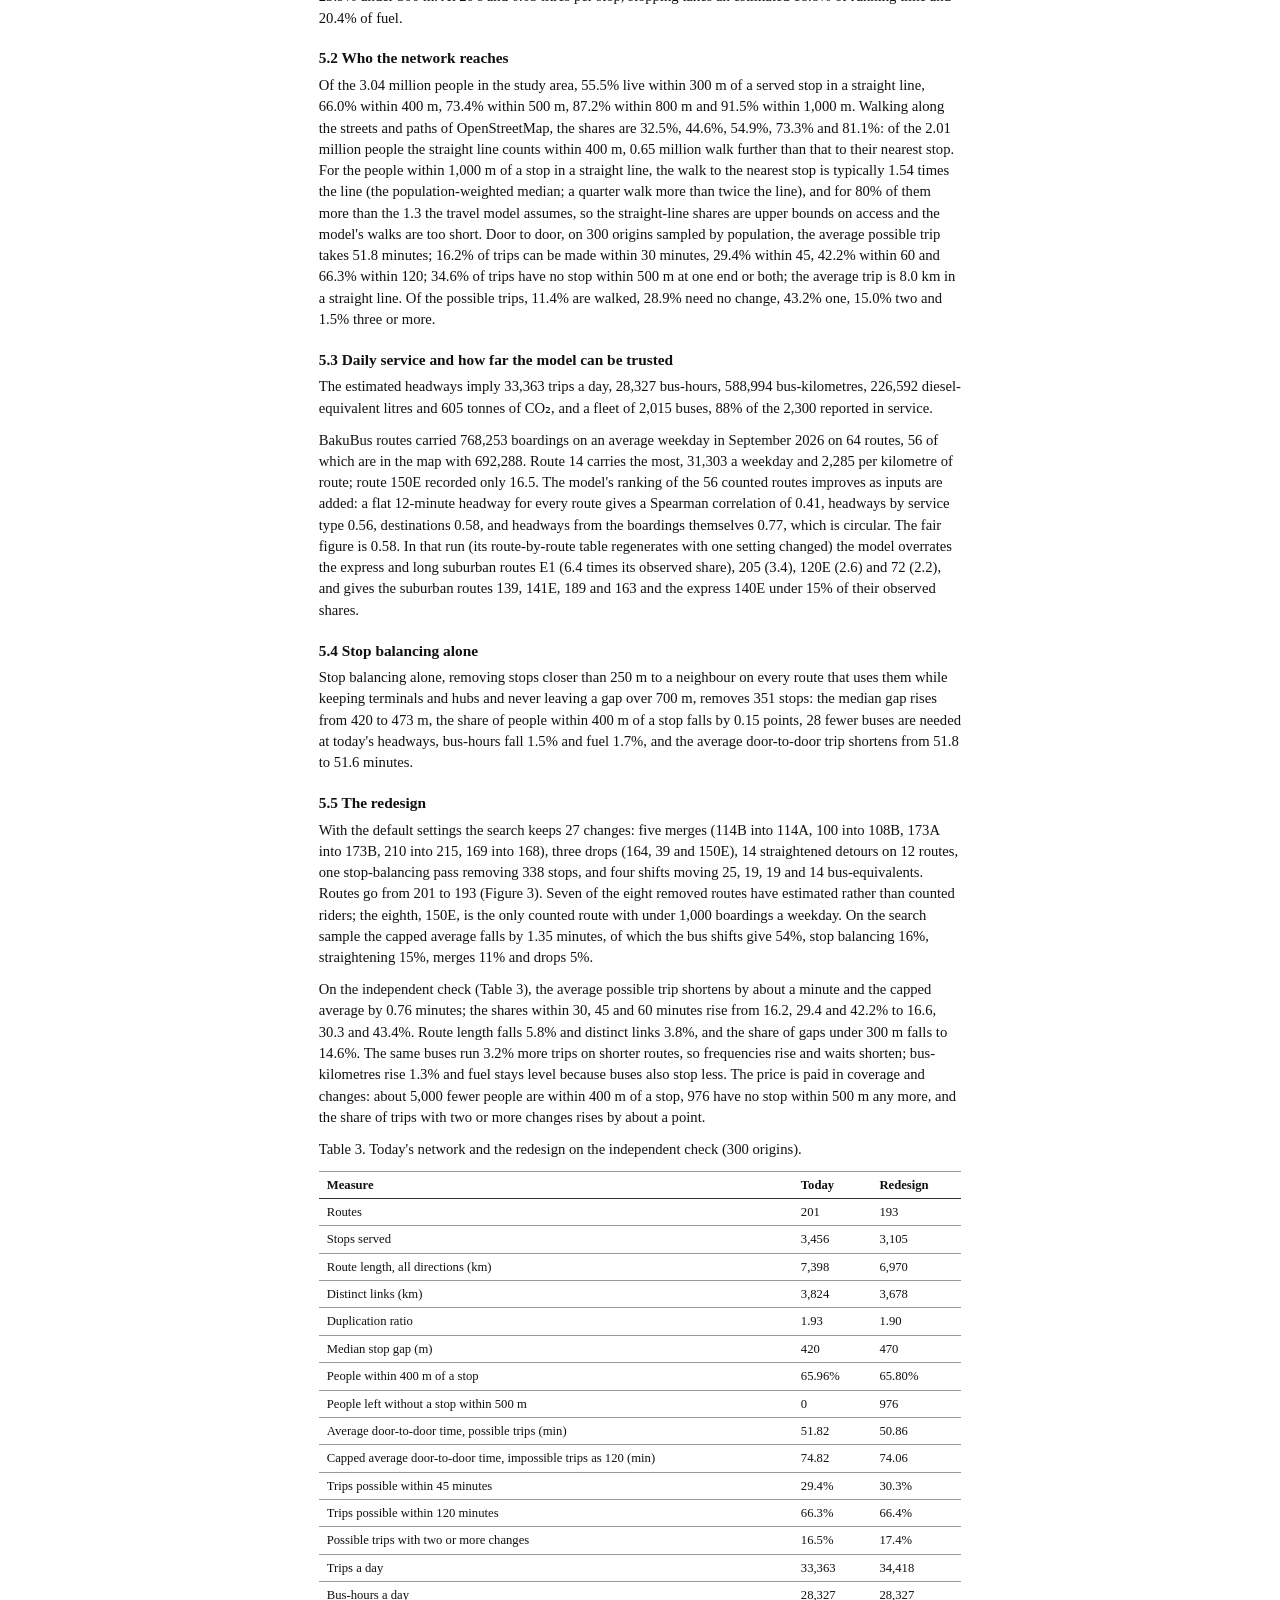
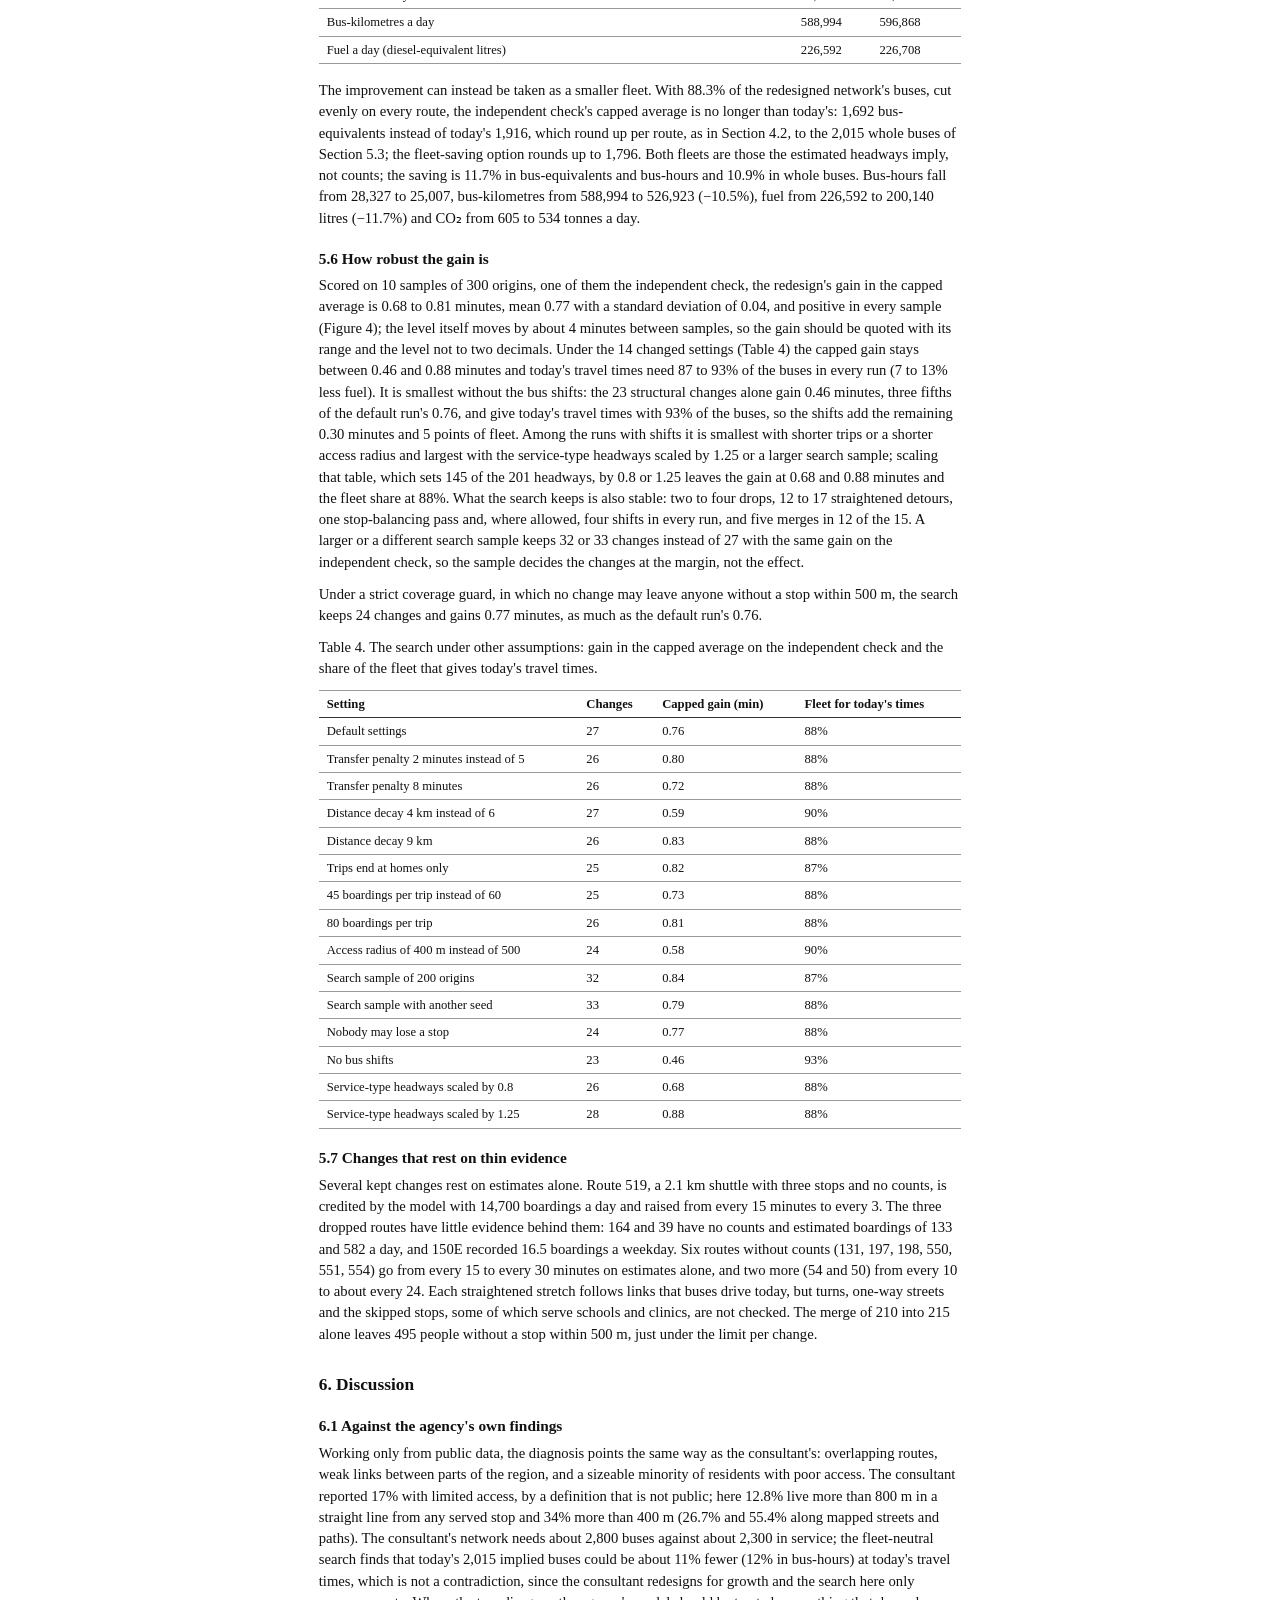
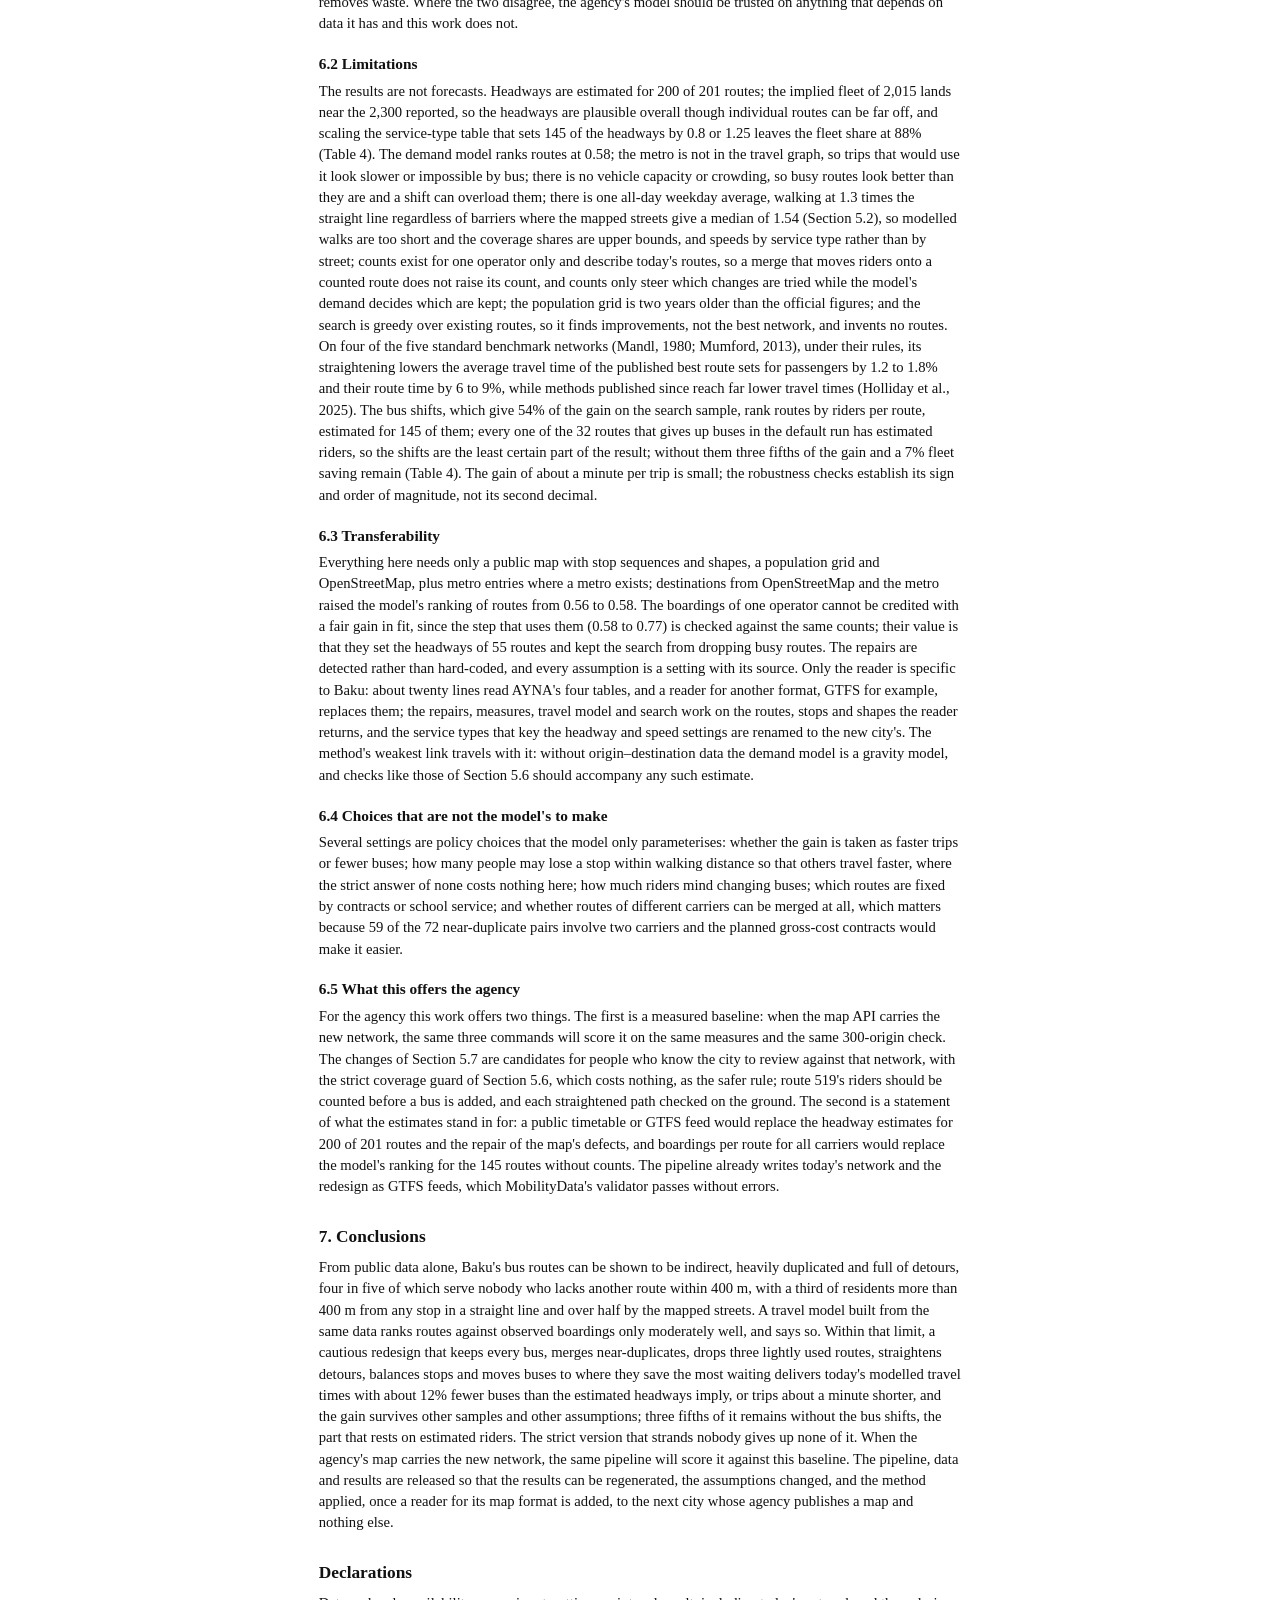
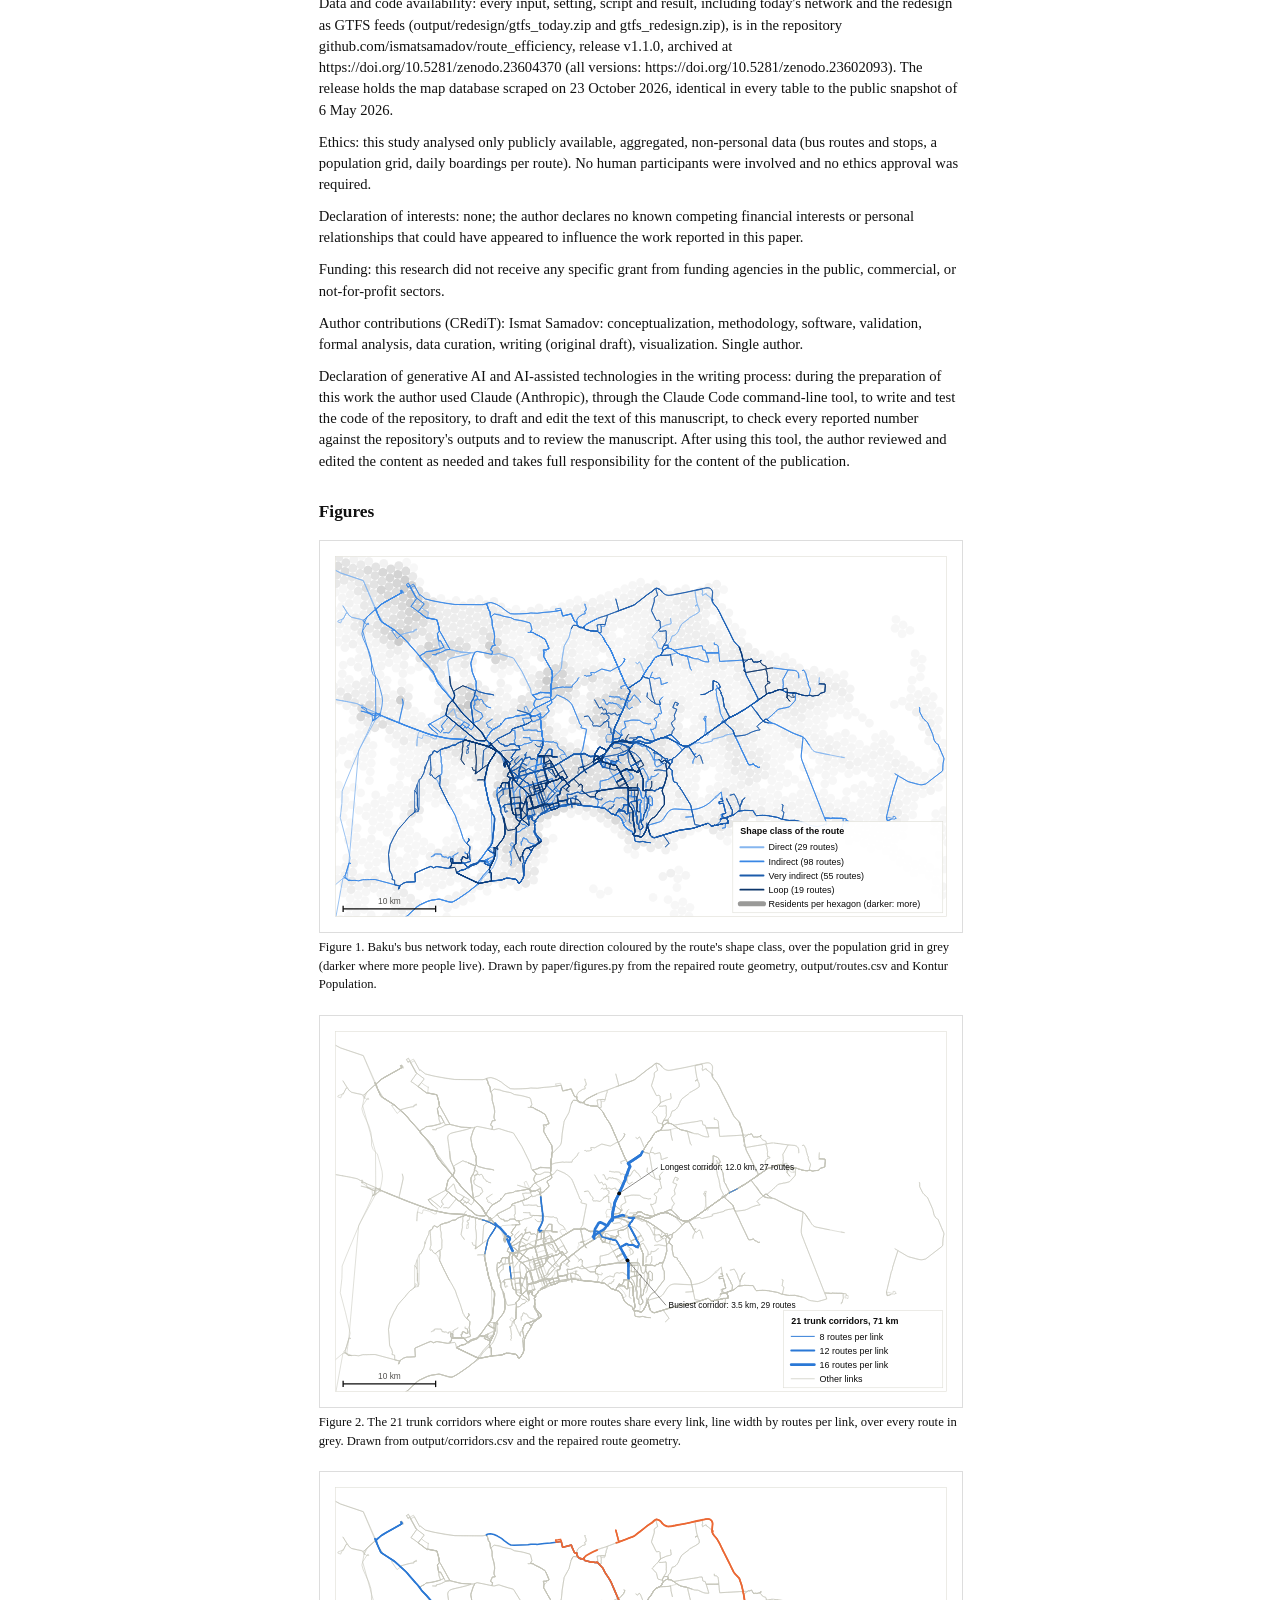
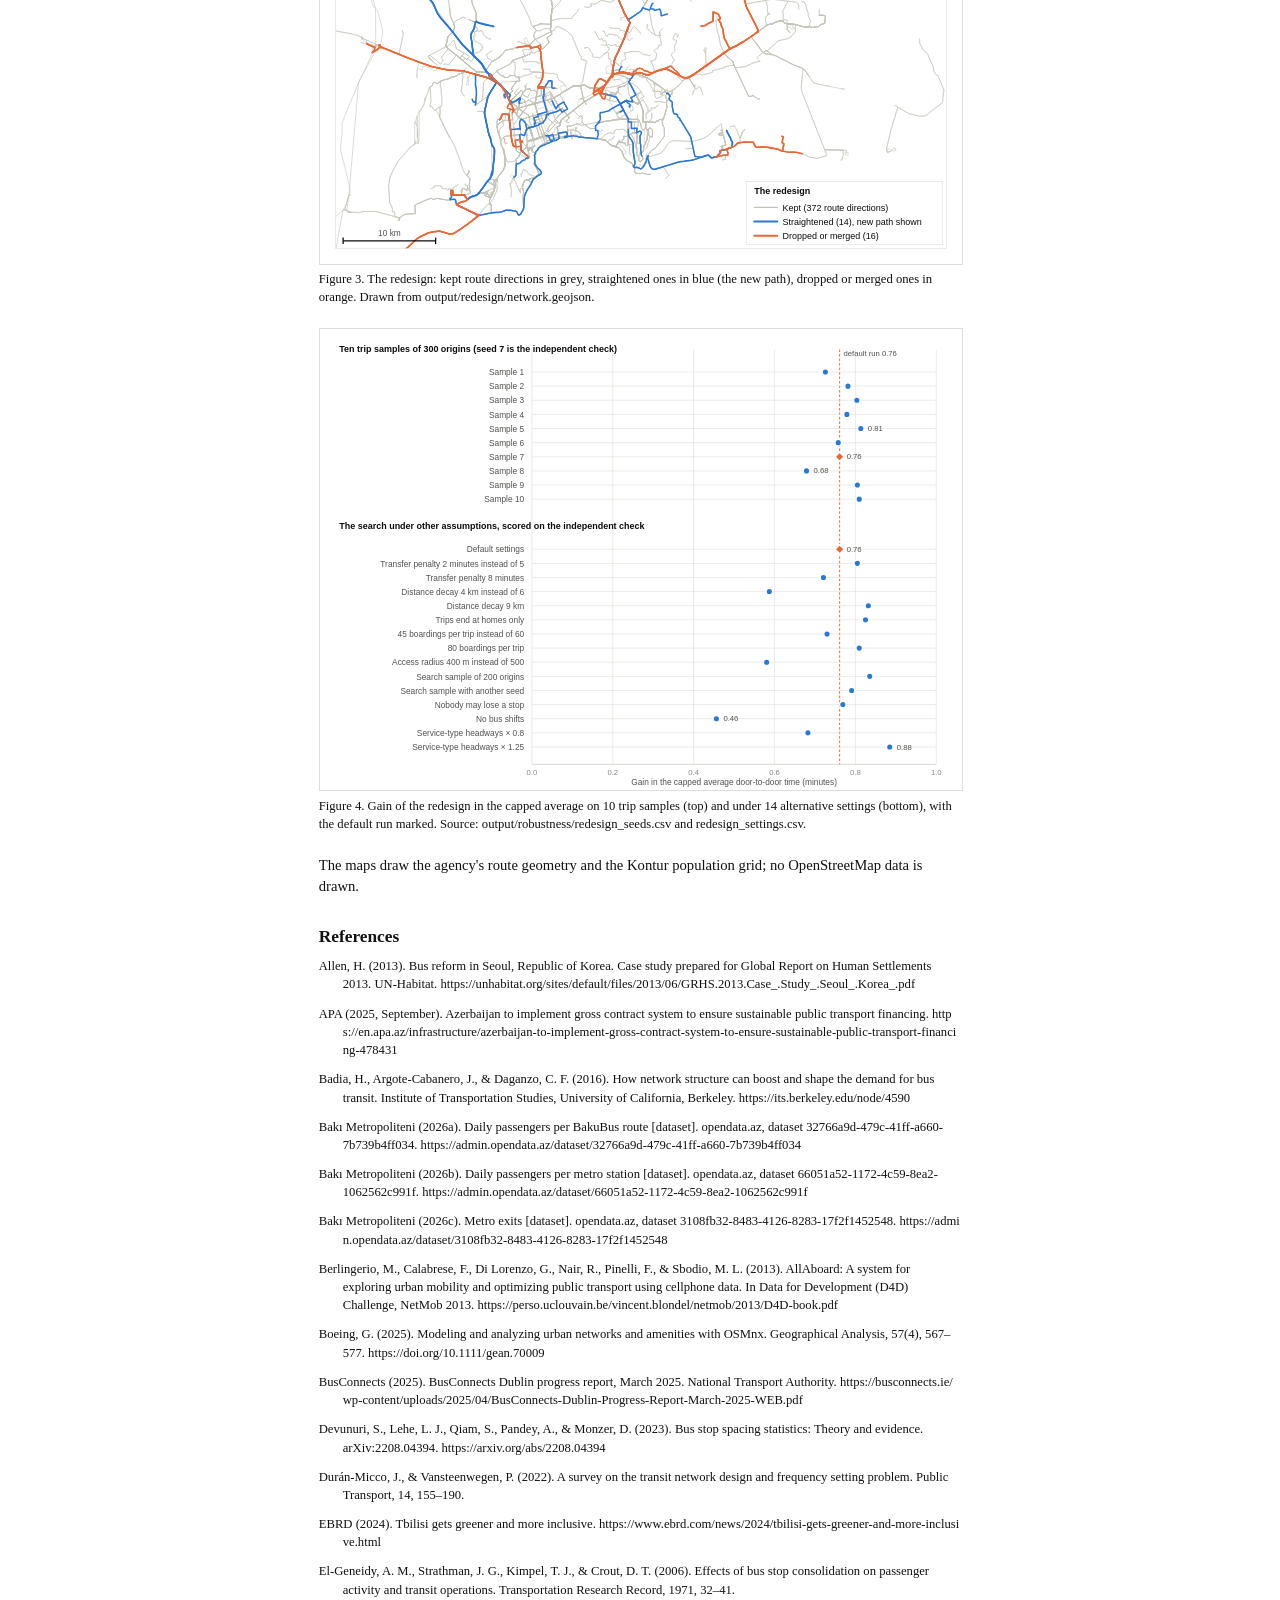
<file: paper/submission/preprint.html>
<!doctype html>
<html lang="en"><head><meta charset="utf-8"><title>How efficient are Baku's bus routes? An open-data measurement and a fleet-neutral redesign</title><style>
@page { size: A4; margin: 25mm 22mm; @bottom-center { content: counter(page); font-family: Georgia, serif; font-size: 9pt; color: #555; } }
body { font-family: Georgia, 'Times New Roman', serif; font-size: 11pt; line-height: 1.45; color: #111; max-width: 170mm; margin: 0 auto; }
h1 { font-size: 17pt; line-height: 1.25; margin: 0 0 8pt; }
h2 { font-size: 13pt; margin: 20pt 0 6pt; }
h3 { font-size: 11.5pt; margin: 14pt 0 4pt; }
h1, h2, h3, p.caption { page-break-after: avoid; break-after: avoid; }
tr { page-break-inside: avoid; break-inside: avoid; }
table:first-of-type th:nth-child(1) { width: 30%; } table:first-of-type th:nth-child(2) { width: 40%; }
table:first-of-type th:nth-child(3) { width: 15%; } table:first-of-type th:nth-child(4) { width: 15%; }
.refs a { overflow-wrap: anywhere; word-break: break-all; }
p.note { font-size: 10pt; color: #444; margin: 0 0 16pt; }
p { margin: 0 0 8pt; text-align: left; }
table { border-collapse: collapse; margin: 6pt 0 12pt; font-size: 9.5pt; width: 100%; }
th, td { border-top: 1px solid #999; border-bottom: 1px solid #999; padding: 3pt 6pt; text-align: left; vertical-align: top; }
th { border-bottom: 1px solid #333; }
ul { margin: 0 0 8pt 18pt; padding: 0; }
li { margin: 0 0 3pt; }
figure { margin: 12pt 0 16pt; page-break-inside: avoid; }
figure img { width: 100%; height: auto; display: block; border: 1px solid #ddd; }
figcaption { font-size: 9.5pt; margin-top: 4pt; }
.author { margin: 0 0 14pt; }
.refs p { font-size: 9.5pt; padding-left: 18pt; text-indent: -18pt; }
a { color: inherit; text-decoration: none; }
</style></head><body>
<h1>How efficient are Baku's bus routes? An open-data measurement and a fleet-neutral redesign</h1>
<p class="author">Ismat Samadov, Independent researcher, Baku, Azerbaijan. ORCID 0009-0007-7919-4950. E&#8209;mail: ismetsemedov@gmail.com.</p>
<p class="note">Preprint of 27 October 2026, not yet peer reviewed. Prepared for submission to a journal.</p>
<h2>Abstract</h2>
<p>Baku's bus network of about 200 routes is being redesigned, but no peer-reviewed evaluation exists and the data needed for one (timetables, vehicle positions, origin–destination flows) is unpublished. I ask how much can be measured, and how far a redesign can be tested, from public data alone. From the transport agency's public map, a population grid, OpenStreetMap destinations, metro entries and one operator's daily boardings, I repair the route geometry, measure directness, duplication, detours, stop spacing and coverage, and build a door-to-door travel model whose gravity demand model ranks routes against observed boardings at a Spearman correlation of 0.58. Only 29 of 201 routes run within 1.4 times the straight line between their ends, and 66% of the 3.04 million residents live within 400 m of a stop in a straight line, 45% along mapped streets. A greedy search keeping today's fleet and applying changes used by redesigns elsewhere shortens the average possible trip from 51.8 to 50.9 minutes (0.76 minutes with impossible trips counted at 120), or delivers today's modelled travel times with about 12% fewer buses than the estimated headways imply. On 10 independent trip samples the gain counted that way is 0.68 to 0.81 minutes, and under 14 alternative assumptions 0.46 to 0.88, the smallest without bus shifts; a stricter rule that strands nobody gains as much as the default. The pipeline, data and results are released to regenerate or, with a reader for another map format, apply to other cities publishing only a map.</p>
<p>Keywords: bus network design; public transport; open data; accessibility; Baku; transit network design problem</p>
<h2>1. Introduction</h2>
<p>Most of the world's cities run their buses on networks that grew route by route, and many have found, when they finally redrew them, that fewer, straighter and more frequent routes serve more people for the same money (Houston in 2015) or with added service (Barcelona between 2012 and 2018, Dublin since 2021). Baku, a city of 2.4 million (3.2 million with Sumqayıt and the Absheron district; State Statistical Committee, 2026a), is in the middle of such a redesign: the transport agency AYNA (Azərbaycan Yerüstü Nəqliyyat Agentliyi, the Azerbaijan Land Transport Agency) has analysed all routes with an international consultant on a digital twin of the city since 2023, raised bus speeds with 114 km of bus lanes, and begun launching a new network in January 2026 (Ministry of Digital Development and Transport, 2023, 2026). The public sees only the agency's map of routes and stops and a handful of figures in press releases; there is no published evaluation beyond an earlier unreviewed report (Section 2.1), and the data such an evaluation normally rests on (timetables, vehicle positions and where riders travel) is not public.</p>
<p>This paper asks a narrower question than the agency's consultant could: how much can be learned about a bus network, and how far can a redesign be tested, from public data alone? The answer matters beyond Baku: many cities publish a map and little else.</p>
<p>Three things are new here. I measure Baku's whole network from its geometry, after repairing defects in the public data that would otherwise distort every measure. I build a door-to-door travel model from public data alone and state its agreement with observed ridership rather than assume it. And I run a fleet-neutral redesign search whose result is checked on trips it was not tuned to and under alternative assumptions, so that the size of its gain and the uncertainty around it are both reported. The whole pipeline, with every input, is released as a standard-library Python repository that regenerates every result in this paper from three commands.</p>
<p>I claim no new algorithm, and the findings are not forecasts: headways for most routes are estimated, the demand model is a gravity model, and the network is described as the agency's map publishes it. What the paper offers is a reproducible diagnosis, an estimate of what a cautious redesign would gain, and an account of what that estimate depends on.</p>
<h2>2. Background</h2>
<h3>2.1 Baku's bus network and its reform</h3>
<p>Baku's surface public transport is planned by AYNA and operated by 39 carriers (the data lists 42 carrier names, three of them spelling variants of others), of which the state operator BakuBus runs 55 of the 201 routes in the agency's data; a 56th route with BakuBus boardings, route 49, is listed on the map under another carrier. About 2,300 buses were in daily service in January 2026, up from 1,720 in 2022 (Ministry of Digital Development and Transport, 2026). In December 2023 the Ministry presented the Mobility Transformation Program, under which AYNA and an international consultant analysed all routes on a digital twin of Baku, with 1.6 million bus trips a day reported (Ministry of Digital Development and Transport, 2023). By November 2024 bus lanes and route optimisation had raised bus speeds in Baku from 18 to 22 km/h (Report.az, 2024). In September 2025 the consultant reported weak integration between Baku and Absheron routes, overlapping routes, and 17% of residents with limited access; the new network, launched from January 2026 with eight routes, was expected to need about 2,800 buses, and gross-cost contracts were planned (APA, 2025).</p>
<p>None of the consultant's data is public. The agency's map API publishes routes, stops, stop sequences and route shapes, and the state operator's daily boardings per route are on the national open-data portal; nothing else is. The map data used here was scraped from the API on 23 October 2026 with the scraper in the repository; a public snapshot of 6 May 2026 (github.com/samirmehd1yev/best_route_finding) is identical to it row for row in every table, so the map has not yet been updated for the new network, while the boardings file already lists eight routes the map does not carry. An earlier unreviewed report on the same map data (Transport Systems Research Group, 2026) used different definitions and reached different figures; the measures here are defined, sourced and regenerable, and supersede it.</p>
<h3>2.2 What other redesigns did, and what they measured</h3>
<p>Whole-network redesigns elsewhere followed a similar recipe: fewer, straighter routes that run more often, overlapping routes merged into frequent trunks, stops spaced further apart, and bus lanes where routes stack up. Seoul reorganised all its bus services in one day in 2004 into trunk and feeder routes with median bus lanes and one fare; bus speeds rose from 11 to 22 km/h by 2010 and passengers by 20% (Allen, 2013). Houston redrew nearly every route in 2015 within about the same budget, moving 80% of resources to ridership and 20% to coverage, and local ridership rose 1.2% in the first year (Schmitt, 2016; Walker, 2014, 2015). Barcelona's Nova Xarxa replaced the old lines with 28 grid lines at 3- to 8-minute headways, with service added; ridership on replaced corridors rose 6% to 24% (Badia et al., 2016; Lynn, 2017). Dublin, redesigning area by area since 2021 with added service, reports boardings up 48% in redesigned areas against 8% elsewhere (BusConnects, 2025). In Tbilisi and Tashkent, two other post-Soviet capitals, minibuses gave way to large buses and 1,000 new buses cut headways from 18 to 20 minutes to 8 to 10; they report ridership up 30% and 26% (EBRD, 2024; Kun.uz, 2026). How much each gained went with whether service was added.</p>
<p>Planning guidelines elsewhere judge a network from two sides. For riders, the door-to-door time of walking, waiting, riding and changing, with a penalty per change, and the share of residents within walking distance of a stop: the Transit Capacity and Quality of Service Manual defines a bus route's coverage area as 400 m from a stop (Kittelson &amp; Associates et al., 2003). For operators, bus-hours, bus-kilometres and the fleet needed. A Soviet planning norm of 1981, since repealed, limited a route to 1.2 to 1.3 times the straight line between its ends, loops excepted (RSFSR Ministry of Motor Transport, 1981). Miami-Dade keeps a detour only if the rider-minutes it adds to through riders (through riders times minutes added), divided by the riders it serves, stay under 5 minutes; Denver's threshold is 3 (Miami-Dade Transit, 2005). Average stop spacing, weighted by how often buses pass, is about 352 m in the United States and 359 m across 38 cities elsewhere, or 401 and 403 m when every route segment counts once (Devunuri et al., 2023); agencies such as TriMet and TransLink aim for 240 to 400 m on local routes (nMotion, 2015; TransLink, 2018), and removing closely spaced stops saved TriMet nearly 6% of running time with no significant ridership loss (El-Geneidy et al., 2006). King County Metro's guidelines keep parallel routes at least half a mile apart (King County Metro, 2021).</p>
<h3>2.3 Designing a network by computer</h3>
<p>Choosing a set of bus routes is the transit network design problem; choosing their frequencies as well is the transit network design and frequency setting problem. Both are NP-hard, and the literature searches rather than enumerates (Kepaptsoglou &amp; Karlaftis, 2009; Farahani et al., 2013; Ibarra-Rojas et al., 2015; Durán-Micco &amp; Vansteenwegen, 2022). Objectives are riders' time, with a transfer penalty of about 5 minutes, and operator cost; constraints are the number and length of routes, coverage, the fleet and a minimum frequency. Methods range from choosing routes from a candidate pool, through local search, simulated annealing and tabu search, to evolutionary algorithms and, recently, graph neural networks trained by reinforcement learning (Holliday et al., 2025). The standard test networks (Mandl's 15 nodes and Mumford's 30 to 127) are far smaller than Baku's 3,456 stops (Mandl, 1980; Mumford, 2013).</p>
<p>I use a greedy local search because it is transparent (every kept change can be explained in one sentence, which matters when people have to approve it), it runs on a laptop in minutes, and the quality of the answer depends far more on the demand data than on the search: without origin–destination data, a better optimiser would only optimise the same gravity model more thoroughly. The demand model is a gravity model (Wilson, 1967) of the kind implemented in scikit-mobility (Pappalardo et al., 2022); the radiation model (Simini et al., 2012) is the main parameter-free alternative. The two better options, smart-card trip chaining, which recovered alighting points for over 80% of boardings in Santiago (Munizaga &amp; Palma, 2012), and mobile-phone records, from which four new routes were proposed for Abidjan (Berlingerio et al., 2013), need data that Baku does not have.</p>
<h2>3. Data</h2>
<h3>3.1 Sources</h3>
<p>Table 1 lists every input; all are public and committed in the repository with their licences, so the results regenerate without network access.</p>
<p class="caption">Table 1. Data sources.</p>
<table><thead><tr><th>Data</th><th>Source and date</th><th>Licence</th><th>Used for</th></tr></thead><tbody><tr><td>208 bus routes, 3,841 stops, stop sequences and 398 route shapes, each route with its service type</td><td>AYNA map API (map-api.ayna.gov.az), scraped 23 October 2026; identical row for row to a public snapshot of 6 May 2026 (github.com/samirmehd1yev/best_route_finding)</td><td>None published; redistributed as a research snapshot with attribution</td><td>Routes, stops, order, geometry</td></tr><tr><td>Daily boardings per BakuBus route, 1 January to 30 September 2026</td><td>Bakı Metropoliteni (2026a) via opendata.az</td><td>CC BY</td><td>Headway estimates, model check, route ranking</td></tr><tr><td>Daily entries per metro station, and 98 exit coordinates of 27 stations</td><td>Bakı Metropoliteni (2026b, 2026c) via opendata.az</td><td>CC BY</td><td>Trip destinations</td></tr><tr><td>Population on H3 hexagons of about 0.74 km²</td><td>Kontur Population, release 2023-11-01 (Kontur, 2023)</td><td>CC BY</td><td>Coverage, trip origins and destinations</td></tr><tr><td>5,471 weighted destinations (of 5,628 features downloaded): schools, kindergartens, colleges, universities, hospitals, clinics, supermarkets, department stores, malls, marketplaces, offices, town halls, courthouses, railway and bus stations</td><td>OpenStreetMap via the Overpass API, 23 October 2026</td><td>Open Database License (ODbL)</td><td>Trip destinations</td></tr><tr><td>Every way tagged as a highway in the study area: 99,185 ways and 570,706 nodes</td><td>OpenStreetMap, data of 24 October 2026, cut from Geofabrik's extract of Azerbaijan</td><td>ODbL</td><td>Walking distances along streets and paths, as a check on the straight line</td></tr><tr><td>One published headway (route H1, every 20 minutes)</td><td>Heydar Aliyev International Airport (2024)</td><td>None stated (press release)</td><td>Headway where known</td></tr><tr><td>Official population by city and district, 1 January 2026</td><td>State Statistical Committee (2026a), table 1.15</td><td>None stated (official statistics)</td><td>Check of the grid</td></tr><tr><td>Average trip length per bus passenger, 2025</td><td>State Statistical Committee (2026b), table DT_BJ_050</td><td>CC0</td><td>Check of the demand model's trip length</td></tr></tbody></table>
<p>The study area is the box around the served stops plus 2 km. The grid is Uber's H3 index at resolution 8, whose cells are hexagons of about 0.74 km²; the area holds 2,707 of them with 3.04 million people, and the official figures for Baku, Sumqayıt and the Absheron district total 3.22 million, consistent with a grid two years older. Each hexagon is split into seven points that share its population, its centre and six around it, the way H3 divides a cell into seven at the next resolution, so that coverage is not judged from one point per hexagon.</p>
<p>Coverage is the share of these points' population with a served stop within a straight-line radius, the convention of the guidelines above. The straight line is a proxy for the walk, and rail lines, motorways, the bay and long blocks make it too short, so the same walk is also measured along the streets and paths in OpenStreetMap: every way tagged as a highway in the study area, keeping those a pedestrian may use (the filter of OSMnx's walk network (Boeing, 2025): no motorways, busways, raceways, platforms, cycleways without a foot permission or ways planned, under construction or gone, and none tagged foot=no, service=private, or access=no or access=private without a foot permission). The ways form an undirected graph of 562,117 nodes and 602,943 segments with great-circle lengths, 98.4% of its nodes in one connected piece. Each stop and each population point joins the graph at the nearest point of the nearest segment, walking that gap in a straight line (the median gap is 7 m for stops and 15 m for population points), and one run of Dijkstra's algorithm from all stops at once gives the walk from every point to its nearest stop, up to 2 km. Footpaths are patchy in OpenStreetMap's Baku, so where a shortcut is unmapped the walk is overstated; the two measures bracket the truth.</p>
<h3>3.2 Defects and repairs</h3>
<p>The map data has defects that would distort every measure if taken at face value, and none is documented. The route length field is the round-trip length, and the duration field is the length divided by 0.6 on every route, so neither is a measurement. On 13 routes the two shapes are filed under the wrong direction; on three directions the shape is stored backwards; one has latitude and longitude swapped; one has latitude equal to longitude on every point; three are stored in scrambled pieces joined by straight jumps of 9 to 20 km; two routes have no shape; one lists each direction's stops twice; and seven routes have no stops at all.</p>
<p>Rather than fix these by hand, I have the loading code detect them from the data, so the repairs survive a new scrape. Every stop is projected onto every segment of a shape, and a dynamic program places the stops along the shape so that their distance along it never goes back by more than 30 m, minimising the total offset; a stop with no in-order position is an order break. Each direction is scored against each stored shape and its reverse, and the stored assignment is replaced only on clear evidence: fewer order breaks by at least the larger of two and 20% of the route's stops, or no more breaks and a median offset below 70% of the current one. A shape that still cannot explain its stops (more than the larger of two and 10% of its stops out of order, a median offset over 60 m or a straight segment over 5 km) is dropped and that direction is drawn as straight lines between stops. After the 23 repairs, 394 of 402 route directions use real shapes, the median stop sits 7.2 m from its line and 90% sit within 13.7 m, and three directions keep one stop slightly out of order.</p>
<h3>3.3 The period described</h3>
<p>The results describe the network as the agency's map published it on 6 May 2026 and still published it on 23 October 2026, with ridership from September 2026. The map lags the street: eight routes in the boardings file (M2 to M6, 500, 149E and 195E) do not exist on the map. The findings therefore describe the inherited network that the reform is replacing.</p>
<h2>4. Methods</h2>
<h3>4.1 Geometry measures</h3>
<p>All distances are great-circle; grids and buffers use a flat projection centred on Baku, accurate to better than 1% across the area. A pattern is one direction of one route: its ordered stops, the path between them, and the distance along the path at each stop. One-way length is the distance along the path at the last stop, averaged over a route's directions. End-to-end circuity is path length divided by the straight line between the first and last stop, undefined when they are less than 1 km apart; a route's shape class comes from its less direct direction: direct up to 1.4, indirect to 2, very indirect to 3, and a loop above 3 or with ends less than 1 km apart. Excess over the shortest path compares the path with the shortest route between the same two stops over every link that some route drives, both ways, plus links between stops less than 80 m apart. Rider circuity averages, over every pair of stops at least 1 km apart, the distance along the route divided by the straight line. A detour is a stretch of at most 12 stops and 40% of the route whose path is at least 2.5 times the straight line between its ends and at least 1.5 km longer; overlapping candidates keep the largest. The duplication ratio is total route-kilometres of all directions divided by kilometres of distinct directed links. A trunk corridor is a run of consecutive links at least 1 km long on which at least eight routes share every link. A near-duplicate is a route of at least 10 stops with at least 85% of them also served by one other route; express routes are left out, since skipping a local route's stops is their purpose.</p>
<h3>4.2 Running time, fuel and daily service</h3>
<p>For one trip in one direction, running time is length divided by the moving speed of the route's service type (the agency's working-zone field: urban, suburban, within a settlement, between settlements, intercity, and express variants of the first two) plus 20 s at every stop after the first (nMotion, 2015; WMATA, 2011). Fuel is 0.30 diesel-equivalent litres per kilometre plus 0.05 litres per stop, the latter my estimate from the slope between the test cycles of Nylund and Koponen (2012); together they give 43 L/100 km at 2.65 stops per kilometre, close to the 43.8 L/100 km that study reports for diesel buses on the Braunschweig cycle. CO₂ is 2.67 kg per litre, the IPCC (2006) factor of 74,100 kg per TJ at 43.0 TJ/Gg and a diesel density of about 0.84 kg/L. Moving speeds by service type (22 km/h urban, 29 suburban and urban express, 36 suburban express, 25 within and 31 between settlements, 40 intercity) were set so that total route-kilometres divided by total running time over all directions equals the 22 km/h the agency reported. Fuel is in diesel-equivalent litres: no split of the fleet by fuel is published, and compressed natural gas and diesel emit about the same CO₂ per kilometre.</p>
<p>Each route's headway is the first of: a published value (one route); an estimate from observed boardings where they exist, as trips per direction equal to weekday boardings divided by two and by 60 boardings per trip, over 17 service hours, kept between 3 and 30 minutes (55 routes); or a value by service type, 10 minutes urban, 15 suburban and urban express, 20 suburban express and settlement routes, 30 intercity (145 routes). Trips a day, bus-hours, bus-kilometres and fuel follow from the headway, the round-trip running time and length; buses needed per route are round-trip time times 1.15 for layover divided by headway, rounded up.</p>
<h3>4.3 Demand</h3>
<p>No origin–destination data is public, so trips are spread with a gravity model. Origins are sampled in proportion to population. From each origin, trips end at every zone in proportion to its pull times exp(−distance / 6 km), and each origin's trips sum to one. A zone's pull is half its population plus half the study area's total population times the zone's share of all destination weight, where destination weight comes from OpenStreetMap features weighted by kind (a university 10, a mall 10, a hospital 8, a school 3, a supermarket 2, an office 1) and from metro stations at 2 per 1,000 weekday entries, split across their exits; each feature is credited to its nearest zone within 1.5 km, and with the metro exits there are 5,569 destination points. The decay of 6 km gives an average straight-line trip of 8.0 km; the official national average bus trip, 15.6 km in 2025 (State Statistical Committee, 2026b), is not comparable because it covers all bus passengers in Azerbaijan, intercity services included.</p>
<h3>4.4 Door-to-door trips</h3>
<p>The travel graph holds, for every served stop, an arrival and a departure node, and for every route direction a chain of on-board nodes. Boarding costs half the route's headway plus a 5-minute transfer penalty; riding to the next stop costs the hop distance at the route's service-type moving speed plus 20 s; alighting and staying at a stop cost nothing; walking to another stop within 300 m costs the straight-line distance times 1.3 at 1.25 m/s, once between rides, never chained. A trip walks from its origin to any stop within 500 m, follows the cheapest path by Dijkstra's algorithm up to 120 minutes, and walks from a stop within 500 m to its destination; one transfer penalty is removed at the end, since the first boarding is not a change, and trips under 2 km may be walked entirely. Reported are the mean door-to-door time of trips possible within 120 minutes, the shares possible within 30, 45, 60 and 120 minutes, the share of trips without a stop within reach at one end, and the distribution of changes. Each modelled trip is also pushed back along its path to count a boarding on every route it uses, which gives the model's boardings per route.</p>
<h3>4.5 Checking the model against observed boardings</h3>
<p>The model's boardings and the observed boardings are turned into shares of their own totals over the 56 BakuBus routes present in both, and compared by Spearman's rank correlation. The check is run four times, adding one input at a time: one 12-minute headway for every route with trips to homes only; headways by service type; destinations added; headways from boardings added. The last step uses the counts it is checked against and is reported as circular.</p>
<h3>4.6 The redesign search</h3>
<p>A plan is a network plus a fractional number of buses per route (bus-equivalents, so that small changes count); headway equals round-trip time with layover divided by buses, never below 3 minutes, so a route that gets shorter keeps its buses and runs more often. The objective is the average door-to-door time over a fixed sample of trips, with a trip impossible within 120 minutes counted at 120 (below, the capped average, as distinct from the average over possible trips of Section 4.4), from 100 origins drawn by population with one point per hexagon. The fleet never changes. A change is kept only if it lowers the capped average by at least 0.005 minutes and passes a coverage guard: it may leave no more than 500 people without any stop within 500 m, and no more than 3,000 across all changes, counted on the finer seven-point population. No route is made to run less often than every 30 minutes by losing buses, and no route gets more buses than it can use at 3 minutes.</p>
<p>Riders per route are counted where counts exist and otherwise estimated as the model's boardings scaled so that, over the counted routes, model and counts agree in total; a count always wins over the model, and a route with at least 1,000 counted weekday boardings is never dropped. Route 180, whose connecting routes have no stops in the data, is protected: it is left as it is, apart from receiving buses. Five kinds of change are tried. A merge drops a near-duplicate route and gives its buses to the up to three routes sharing most of its stops. A drop removes one of the 20 routes with the fewest riders per bus, its buses going to the routes it overlaps or across the network. A straightening replaces a detour with the shortest path between its end stops along links some route drives today, in the right direction, keeping the stops on that path; the 80 detours saving most time are tried. Stop balancing removes stops closer than 250 m (then 300 m) to a neighbour on every route that uses them, keeping terminals, hubs and any stop that is someone's only one within reach. A shift moves 20% of the buses of the 5, 10 or 20 routes where one more bus saves riders the least waiting (riders times headway divided by buses) to the same number of routes where it saves the most, the marginal form of the square-root rule of frequency setting.</p>
<p>The search screens each structural change alone against today's plan, applies the improving ones in order of gain while re-checking each against the plan as it stands, tries stop balancing, and then up to four rounds of shifts, recounting riders per route each round. The result is scored on an independent check: 300 other origins, with a different seed and the seven-point population, the same model that measures today's network. Finally the share of the fleet that would give today's capped average on the independent check is found by halving an interval six times, accurate to about one percentage point.</p>
<h3>4.7 Robustness</h3>
<p>Three checks ask how much the result depends on the sample and the assumptions. The redesign and today's network are scored on 10 samples of 300 origins, one of them the independent check itself. The search is run again under 14 changed settings: a transfer penalty of 2 and of 8 minutes, distance decay of 4 and of 9 km, trips to homes only, 45 and 80 boardings per trip, an access radius of 400 m instead of 500, a search sample of 200 origins, another search sample of 100, the coverage guard tightened so that nobody loses a stop, no bus shifts, and the service-type headway table scaled by 0.8 and by 1.25; the speeds are never varied. And coverage is measured at 300, 400, 500, 800 and 1,000 m, in a straight line and along the streets and paths of OpenStreetMap.</p>
<h2>5. Results</h2>
<h3>5.1 The network today</h3>
<p>Baku's 201 routes with stops run in 402 directions over 3,456 served stops; the median route is 17.1 km one way with 27.5 stops. The routes are indirect (Table 2, Figure 1). The median route is 1.77 times the straight line between its ends, and only 20 of the 182 non-loop routes meet the 1.3 limit of the Soviet norm. The median route is 21% longer than the shortest path buses could take between its ends on links they already drive, and for a rider the median route covers 1.45 times the straight-line distance between any two of its stops at least 1 km apart. Six of the 20 busiest BakuBus routes are very indirect or loops, including the busiest, route 14.</p>
<p class="caption">Table 2. Directness of the 201 routes, from the less direct direction of each.</p>
<table><thead><tr><th>Shape class</th><th>Path length ÷ straight line between the ends</th><th>Routes</th></tr></thead><tbody><tr><td>Direct</td><td>up to 1.4</td><td>29</td></tr><tr><td>Indirect</td><td>1.4 to 2</td><td>98</td></tr><tr><td>Very indirect</td><td>2 to 3</td><td>55</td></tr><tr><td>Loop</td><td>over 3, or ends less than 1 km apart</td><td>19</td></tr></tbody></table>
<p>The routes overlap. Buses run 7,398 km of route over 3,824 km of distinct links, a duplication ratio of 1.93, and up to 26 routes use one link. There are 21 trunk corridors (Figure 2), 71 km in total, where eight or more routes share every link; the longest runs 12.0 km from the ASAN Xidmət centre on X. R. Ulutürk street, past the Olympic Stadium and along the Zabrat highway, to the State Customs Committee Academy, with 15.8 routes per link on average and 27 routes using it, and the busiest, 3.5 km between the Xətai district court and Neftçilər metro station, is used by 29 routes with up to 25 on one link. Twenty-five routes are near-duplicates, in 72 pairs, 59 of them between carriers: route 190 has 100% of its stops on route 160, and 173A and 173B have 94% on each other.</p>
<p>Detours are common and mostly unnecessary. There are 271 on 139 routes; together they add 939 km to one trip in each direction of every route. For 217 of them, 719 km on 118 routes, everyone living within 400 m of the stops inside the detour also has another route within 400 m. The longest, on route 177, covers 21.2 km between two stops 7.8 km apart, adding 13.4 km and 27.5 minutes to every through trip for 53 people whom only that route serves.</p>
<p>Stop spacing is uneven rather than tight: the median gap is 420 m, above the 401 to 403 m segment-weighted averages elsewhere (Section 2.2) and the 240 to 400 m agency targets, yet 5.4% of gaps are under 200 m and 23.9% under 300 m. At 20 s and 0.05 litres per stop, stopping takes an estimated 18.8% of running time and 20.4% of fuel.</p>
<h3>5.2 Who the network reaches</h3>
<p>Of the 3.04 million people in the study area, 55.5% live within 300 m of a served stop in a straight line, 66.0% within 400 m, 73.4% within 500 m, 87.2% within 800 m and 91.5% within 1,000 m. Walking along the streets and paths of OpenStreetMap, the shares are 32.5%, 44.6%, 54.9%, 73.3% and 81.1%: of the 2.01 million people the straight line counts within 400 m, 0.65 million walk further than that to their nearest stop. For the people within 1,000 m of a stop in a straight line, the walk to the nearest stop is typically 1.54 times the line (the population-weighted median; a quarter walk more than twice the line), and for 80% of them more than the 1.3 the travel model assumes, so the straight-line shares are upper bounds on access and the model's walks are too short. Door to door, on 300 origins sampled by population, the average possible trip takes 51.8 minutes; 16.2% of trips can be made within 30 minutes, 29.4% within 45, 42.2% within 60 and 66.3% within 120; 34.6% of trips have no stop within 500 m at one end or both; the average trip is 8.0 km in a straight line. Of the possible trips, 11.4% are walked, 28.9% need no change, 43.2% one, 15.0% two and 1.5% three or more.</p>
<h3>5.3 Daily service and how far the model can be trusted</h3>
<p>The estimated headways imply 33,363 trips a day, 28,327 bus-hours, 588,994 bus-kilometres, 226,592 diesel-equivalent litres and 605 tonnes of CO₂, and a fleet of 2,015 buses, 88% of the 2,300 reported in service.</p>
<p>BakuBus routes carried 768,253 boardings on an average weekday in September 2026 on 64 routes, 56 of which are in the map with 692,288. Route 14 carries the most, 31,303 a weekday and 2,285 per kilometre of route; route 150E recorded only 16.5. The model's ranking of the 56 counted routes improves as inputs are added: a flat 12-minute headway for every route gives a Spearman correlation of 0.41, headways by service type 0.56, destinations 0.58, and headways from the boardings themselves 0.77, which is circular. The fair figure is 0.58. In that run (its route-by-route table regenerates with one setting changed) the model overrates the express and long suburban routes E1 (6.4 times its observed share), 205 (3.4), 120E (2.6) and 72 (2.2), and gives the suburban routes 139, 141E, 189 and 163 and the express 140E under 15% of their observed shares.</p>
<h3>5.4 Stop balancing alone</h3>
<p>Stop balancing alone, removing stops closer than 250 m to a neighbour on every route that uses them while keeping terminals and hubs and never leaving a gap over 700 m, removes 351 stops: the median gap rises from 420 to 473 m, the share of people within 400 m of a stop falls by 0.15 points, 28 fewer buses are needed at today's headways, bus-hours fall 1.5% and fuel 1.7%, and the average door-to-door trip shortens from 51.8 to 51.6 minutes.</p>
<h3>5.5 The redesign</h3>
<p>With the default settings the search keeps 27 changes: five merges (114B into 114A, 100 into 108B, 173A into 173B, 210 into 215, 169 into 168), three drops (164, 39 and 150E), 14 straightened detours on 12 routes, one stop-balancing pass removing 338 stops, and four shifts moving 25, 19, 19 and 14 bus-equivalents. Routes go from 201 to 193 (Figure 3). Seven of the eight removed routes have estimated rather than counted riders; the eighth, 150E, is the only counted route with under 1,000 boardings a weekday. On the search sample the capped average falls by 1.35 minutes, of which the bus shifts give 54%, stop balancing 16%, straightening 15%, merges 11% and drops 5%.</p>
<p>On the independent check (Table 3), the average possible trip shortens by about a minute and the capped average by 0.76 minutes; the shares within 30, 45 and 60 minutes rise from 16.2, 29.4 and 42.2% to 16.6, 30.3 and 43.4%. Route length falls 5.8% and distinct links 3.8%, and the share of gaps under 300 m falls to 14.6%. The same buses run 3.2% more trips on shorter routes, so frequencies rise and waits shorten; bus-kilometres rise 1.3% and fuel stays level because buses also stop less. The price is paid in coverage and changes: about 5,000 fewer people are within 400 m of a stop, 976 have no stop within 500 m any more, and the share of trips with two or more changes rises by about a point.</p>
<p class="caption">Table 3. Today's network and the redesign on the independent check (300 origins).</p>
<table><thead><tr><th>Measure</th><th>Today</th><th>Redesign</th></tr></thead><tbody><tr><td>Routes</td><td>201</td><td>193</td></tr><tr><td>Stops served</td><td>3,456</td><td>3,105</td></tr><tr><td>Route length, all directions (km)</td><td>7,398</td><td>6,970</td></tr><tr><td>Distinct links (km)</td><td>3,824</td><td>3,678</td></tr><tr><td>Duplication ratio</td><td>1.93</td><td>1.90</td></tr><tr><td>Median stop gap (m)</td><td>420</td><td>470</td></tr><tr><td>People within 400 m of a stop</td><td>65.96%</td><td>65.80%</td></tr><tr><td>People left without a stop within 500 m</td><td>0</td><td>976</td></tr><tr><td>Average door-to-door time, possible trips (min)</td><td>51.82</td><td>50.86</td></tr><tr><td>Capped average door-to-door time, impossible trips as 120 (min)</td><td>74.82</td><td>74.06</td></tr><tr><td>Trips possible within 45 minutes</td><td>29.4%</td><td>30.3%</td></tr><tr><td>Trips possible within 120 minutes</td><td>66.3%</td><td>66.4%</td></tr><tr><td>Possible trips with two or more changes</td><td>16.5%</td><td>17.4%</td></tr><tr><td>Trips a day</td><td>33,363</td><td>34,418</td></tr><tr><td>Bus-hours a day</td><td>28,327</td><td>28,327</td></tr><tr><td>Bus-kilometres a day</td><td>588,994</td><td>596,868</td></tr><tr><td>Fuel a day (diesel-equivalent litres)</td><td>226,592</td><td>226,708</td></tr></tbody></table>
<p>The improvement can instead be taken as a smaller fleet. With 88.3% of the redesigned network's buses, cut evenly on every route, the independent check's capped average is no longer than today's: 1,692 bus-equivalents instead of today's 1,916, which round up per route, as in Section 4.2, to the 2,015 whole buses of Section 5.3; the fleet-saving option rounds up to 1,796. Both fleets are those the estimated headways imply, not counts; the saving is 11.7% in bus-equivalents and bus-hours and 10.9% in whole buses. Bus-hours fall from 28,327 to 25,007, bus-kilometres from 588,994 to 526,923 (−10.5%), fuel from 226,592 to 200,140 litres (−11.7%) and CO₂ from 605 to 534 tonnes a day.</p>
<h3>5.6 How robust the gain is</h3>
<p>Scored on 10 samples of 300 origins, one of them the independent check, the redesign's gain in the capped average is 0.68 to 0.81 minutes, mean 0.77 with a standard deviation of 0.04, and positive in every sample (Figure 4); the level itself moves by about 4 minutes between samples, so the gain should be quoted with its range and the level not to two decimals. Under the 14 changed settings (Table 4) the capped gain stays between 0.46 and 0.88 minutes and today's travel times need 87 to 93% of the buses in every run (7 to 13% less fuel). It is smallest without the bus shifts: the 23 structural changes alone gain 0.46 minutes, three fifths of the default run's 0.76, and give today's travel times with 93% of the buses, so the shifts add the remaining 0.30 minutes and 5 points of fleet. Among the runs with shifts it is smallest with shorter trips or a shorter access radius and largest with the service-type headways scaled by 1.25 or a larger search sample; scaling that table, which sets 145 of the 201 headways, by 0.8 or 1.25 leaves the gain at 0.68 and 0.88 minutes and the fleet share at 88%. What the search keeps is also stable: two to four drops, 12 to 17 straightened detours, one stop-balancing pass and, where allowed, four shifts in every run, and five merges in 12 of the 15. A larger or a different search sample keeps 32 or 33 changes instead of 27 with the same gain on the independent check, so the sample decides the changes at the margin, not the effect.</p>
<p>Under a strict coverage guard, in which no change may leave anyone without a stop within 500 m, the search keeps 24 changes and gains 0.77 minutes, as much as the default run's 0.76.</p>
<p class="caption">Table 4. The search under other assumptions: gain in the capped average on the independent check and the share of the fleet that gives today's travel times.</p>
<table><thead><tr><th>Setting</th><th>Changes</th><th>Capped gain (min)</th><th>Fleet for today's times</th></tr></thead><tbody><tr><td>Default settings</td><td>27</td><td>0.76</td><td>88%</td></tr><tr><td>Transfer penalty 2 minutes instead of 5</td><td>26</td><td>0.80</td><td>88%</td></tr><tr><td>Transfer penalty 8 minutes</td><td>26</td><td>0.72</td><td>88%</td></tr><tr><td>Distance decay 4 km instead of 6</td><td>27</td><td>0.59</td><td>90%</td></tr><tr><td>Distance decay 9 km</td><td>26</td><td>0.83</td><td>88%</td></tr><tr><td>Trips end at homes only</td><td>25</td><td>0.82</td><td>87%</td></tr><tr><td>45 boardings per trip instead of 60</td><td>25</td><td>0.73</td><td>88%</td></tr><tr><td>80 boardings per trip</td><td>26</td><td>0.81</td><td>88%</td></tr><tr><td>Access radius of 400 m instead of 500</td><td>24</td><td>0.58</td><td>90%</td></tr><tr><td>Search sample of 200 origins</td><td>32</td><td>0.84</td><td>87%</td></tr><tr><td>Search sample with another seed</td><td>33</td><td>0.79</td><td>88%</td></tr><tr><td>Nobody may lose a stop</td><td>24</td><td>0.77</td><td>88%</td></tr><tr><td>No bus shifts</td><td>23</td><td>0.46</td><td>93%</td></tr><tr><td>Service-type headways scaled by 0.8</td><td>26</td><td>0.68</td><td>88%</td></tr><tr><td>Service-type headways scaled by 1.25</td><td>28</td><td>0.88</td><td>88%</td></tr></tbody></table>
<h3>5.7 Changes that rest on thin evidence</h3>
<p>Several kept changes rest on estimates alone. Route 519, a 2.1 km shuttle with three stops and no counts, is credited by the model with 14,700 boardings a day and raised from every 15 minutes to every 3. The three dropped routes have little evidence behind them: 164 and 39 have no counts and estimated boardings of 133 and 582 a day, and 150E recorded 16.5 boardings a weekday. Six routes without counts (131, 197, 198, 550, 551, 554) go from every 15 to every 30 minutes on estimates alone, and two more (54 and 50) from every 10 to about every 24. Each straightened stretch follows links that buses drive today, but turns, one-way streets and the skipped stops, some of which serve schools and clinics, are not checked. The merge of 210 into 215 alone leaves 495 people without a stop within 500 m, just under the limit per change.</p>
<h2>6. Discussion</h2>
<h3>6.1 Against the agency's own findings</h3>
<p>Working only from public data, the diagnosis points the same way as the consultant's: overlapping routes, weak links between parts of the region, and a sizeable minority of residents with poor access. The consultant reported 17% with limited access, by a definition that is not public; here 12.8% live more than 800 m in a straight line from any served stop and 34% more than 400 m (26.7% and 55.4% along mapped streets and paths). The consultant's network needs about 2,800 buses against about 2,300 in service; the fleet-neutral search finds that today's 2,015 implied buses could be about 11% fewer (12% in bus-hours) at today's travel times, which is not a contradiction, since the consultant redesigns for growth and the search here only removes waste. Where the two disagree, the agency's model should be trusted on anything that depends on data it has and this work does not.</p>
<h3>6.2 Limitations</h3>
<p>The results are not forecasts. Headways are estimated for 200 of 201 routes; the implied fleet of 2,015 lands near the 2,300 reported, so the headways are plausible overall though individual routes can be far off, and scaling the service-type table that sets 145 of the headways by 0.8 or 1.25 leaves the fleet share at 88% (Table 4). The demand model ranks routes at 0.58; the metro is not in the travel graph, so trips that would use it look slower or impossible by bus; there is no vehicle capacity or crowding, so busy routes look better than they are and a shift can overload them; there is one all-day weekday average, walking at 1.3 times the straight line regardless of barriers where the mapped streets give a median of 1.54 (Section 5.2), so modelled walks are too short and the coverage shares are upper bounds, and speeds by service type rather than by street; counts exist for one operator only and describe today's routes, so a merge that moves riders onto a counted route does not raise its count, and counts only steer which changes are tried while the model's demand decides which are kept; the population grid is two years older than the official figures; and the search is greedy over existing routes, so it finds improvements, not the best network, and invents no routes. On four of the five standard benchmark networks (Mandl, 1980; Mumford, 2013), under their rules, its straightening lowers the average travel time of the published best route sets for passengers by 1.2 to 1.8% and their route time by 6 to 9%, while methods published since reach far lower travel times (Holliday et al., 2025). The bus shifts, which give 54% of the gain on the search sample, rank routes by riders per route, estimated for 145 of them; every one of the 32 routes that gives up buses in the default run has estimated riders, so the shifts are the least certain part of the result; without them three fifths of the gain and a 7% fleet saving remain (Table 4). The gain of about a minute per trip is small; the robustness checks establish its sign and order of magnitude, not its second decimal.</p>
<h3>6.3 Transferability</h3>
<p>Everything here needs only a public map with stop sequences and shapes, a population grid and OpenStreetMap, plus metro entries where a metro exists; destinations from OpenStreetMap and the metro raised the model's ranking of routes from 0.56 to 0.58. The boardings of one operator cannot be credited with a fair gain in fit, since the step that uses them (0.58 to 0.77) is checked against the same counts; their value is that they set the headways of 55 routes and kept the search from dropping busy routes. The repairs are detected rather than hard-coded, and every assumption is a setting with its source. Only the reader is specific to Baku: about twenty lines read AYNA's four tables, and a reader for another format, GTFS for example, replaces them; the repairs, measures, travel model and search work on the routes, stops and shapes the reader returns, and the service types that key the headway and speed settings are renamed to the new city's. The method's weakest link travels with it: without origin–destination data the demand model is a gravity model, and checks like those of Section 5.6 should accompany any such estimate.</p>
<h3>6.4 Choices that are not the model's to make</h3>
<p>Several settings are policy choices that the model only parameterises: whether the gain is taken as faster trips or fewer buses; how many people may lose a stop within walking distance so that others travel faster, where the strict answer of none costs nothing here; how much riders mind changing buses; which routes are fixed by contracts or school service; and whether routes of different carriers can be merged at all, which matters because 59 of the 72 near-duplicate pairs involve two carriers and the planned gross-cost contracts would make it easier.</p>
<h3>6.5 What this offers the agency</h3>
<p>For the agency this work offers two things. The first is a measured baseline: when the map API carries the new network, the same three commands will score it on the same measures and the same 300-origin check. The changes of Section 5.7 are candidates for people who know the city to review against that network, with the strict coverage guard of Section 5.6, which costs nothing, as the safer rule; route 519's riders should be counted before a bus is added, and each straightened path checked on the ground. The second is a statement of what the estimates stand in for: a public timetable or GTFS feed would replace the headway estimates for 200 of 201 routes and the repair of the map's defects, and boardings per route for all carriers would replace the model's ranking for the 145 routes without counts. The pipeline already writes today's network and the redesign as GTFS feeds, which MobilityData's validator passes without errors.</p>
<h2>7. Conclusions</h2>
<p>From public data alone, Baku's bus routes can be shown to be indirect, heavily duplicated and full of detours, four in five of which serve nobody who lacks another route within 400 m, with a third of residents more than 400 m from any stop in a straight line and over half by the mapped streets. A travel model built from the same data ranks routes against observed boardings only moderately well, and says so. Within that limit, a cautious redesign that keeps every bus, merges near-duplicates, drops three lightly used routes, straightens detours, balances stops and moves buses to where they save the most waiting delivers today's modelled travel times with about 12% fewer buses than the estimated headways imply, or trips about a minute shorter, and the gain survives other samples and other assumptions; three fifths of it remains without the bus shifts, the part that rests on estimated riders. The strict version that strands nobody gives up none of it. When the agency's map carries the new network, the same pipeline will score it against this baseline. The pipeline, data and results are released so that the results can be regenerated, the assumptions changed, and the method applied, once a reader for its map format is added, to the next city whose agency publishes a map and nothing else.</p>
<h2>Declarations</h2>
<p>Data and code availability: every input, setting, script and result, including today's network and the redesign as GTFS feeds (output/redesign/gtfs_today.zip and gtfs_redesign.zip), is in the repository github.com/ismatsamadov/route_efficiency, release v1.1.0, archived at <a href="https://doi.org/10.5281/zenodo.23604370">https://doi.org/10.5281/zenodo.23604370</a> (all versions: <a href="https://doi.org/10.5281/zenodo.23602093">https://doi.org/10.5281/zenodo.23602093</a>). The release holds the map database scraped on 23 October 2026, identical in every table to the public snapshot of 6 May 2026.</p>
<p>Ethics: this study analysed only publicly available, aggregated, non-personal data (bus routes and stops, a population grid, daily boardings per route). No human participants were involved and no ethics approval was required.</p>
<p>Declaration of interests: none; the author declares no known competing financial interests or personal relationships that could have appeared to influence the work reported in this paper.</p>
<p>Funding: this research did not receive any specific grant from funding agencies in the public, commercial, or not-for-profit sectors.</p>
<p>Author contributions (CRediT): Ismat Samadov: conceptualization, methodology, software, validation, formal analysis, data curation, writing (original draft), visualization. Single author.</p>
<p>Declaration of generative AI and AI-assisted technologies in the writing process: during the preparation of this work the author used Claude (Anthropic), through the Claude Code command-line tool, to write and test the code of the repository, to draft and edit the text of this manuscript, to check every reported number against the repository's outputs and to review the manuscript. After using this tool, the author reviewed and edited the content as needed and takes full responsibility for the content of the publication.</p>
<h2>Figures</h2>
<figure><img src="figures/figure-1.svg" alt="Figure 1"><figcaption>Figure 1. Baku's bus network today, each route direction coloured by the route's shape class, over the population grid in grey (darker where more people live). Drawn by paper/figures.py from the repaired route geometry, output/routes.csv and Kontur Population.</figcaption></figure>
<figure><img src="figures/figure-2.svg" alt="Figure 2"><figcaption>Figure 2. The 21 trunk corridors where eight or more routes share every link, line width by routes per link, over every route in grey. Drawn from output/corridors.csv and the repaired route geometry.</figcaption></figure>
<figure><img src="figures/figure-3.svg" alt="Figure 3"><figcaption>Figure 3. The redesign: kept route directions in grey, straightened ones in blue (the new path), dropped or merged ones in orange. Drawn from output/redesign/network.geojson.</figcaption></figure>
<figure><img src="figures/figure-4.svg" alt="Figure 4"><figcaption>Figure 4. Gain of the redesign in the capped average on 10 trip samples (top) and under 14 alternative settings (bottom), with the default run marked. Source: output/robustness/redesign_seeds.csv and redesign_settings.csv.</figcaption></figure>
<p>The maps draw the agency's route geometry and the Kontur population grid; no OpenStreetMap data is drawn.</p>
<div class="refs">
<h2>References</h2>
<p>Allen, H. (2013). Bus reform in Seoul, Republic of Korea. Case study prepared for Global Report on Human Settlements 2013. UN-Habitat. <a href="https://unhabitat.org/sites/default/files/2013/06/GRHS.2013.Case_.Study_.Seoul_.Korea_.pdf">https://unhabitat.org/sites/default/files/2013/06/GRHS.2013.Case_.Study_.Seoul_.Korea_.pdf</a></p>
<p>APA (2025, September). Azerbaijan to implement gross contract system to ensure sustainable public transport financing. <a href="https://en.apa.az/infrastructure/azerbaijan-to-implement-gross-contract-system-to-ensure-sustainable-public-transport-financing-478431">https://en.apa.az/infrastructure/azerbaijan-to-implement-gross-contract-system-to-ensure-sustainable-public-transport-financing-478431</a></p>
<p>Badia, H., Argote-Cabanero, J., &amp; Daganzo, C. F. (2016). How network structure can boost and shape the demand for bus transit. Institute of Transportation Studies, University of California, Berkeley. <a href="https://its.berkeley.edu/node/4590">https://its.berkeley.edu/node/4590</a></p>
<p>Bakı Metropoliteni (2026a). Daily passengers per BakuBus route [dataset]. opendata.az, dataset 32766a9d-479c-41ff-a660-7b739b4ff034. <a href="https://admin.opendata.az/dataset/32766a9d-479c-41ff-a660-7b739b4ff034">https://admin.opendata.az/dataset/32766a9d-479c-41ff-a660-7b739b4ff034</a></p>
<p>Bakı Metropoliteni (2026b). Daily passengers per metro station [dataset]. opendata.az, dataset 66051a52-1172-4c59-8ea2-1062562c991f. <a href="https://admin.opendata.az/dataset/66051a52-1172-4c59-8ea2-1062562c991f">https://admin.opendata.az/dataset/66051a52-1172-4c59-8ea2-1062562c991f</a></p>
<p>Bakı Metropoliteni (2026c). Metro exits [dataset]. opendata.az, dataset 3108fb32-8483-4126-8283-17f2f1452548. <a href="https://admin.opendata.az/dataset/3108fb32-8483-4126-8283-17f2f1452548">https://admin.opendata.az/dataset/3108fb32-8483-4126-8283-17f2f1452548</a></p>
<p>Berlingerio, M., Calabrese, F., Di Lorenzo, G., Nair, R., Pinelli, F., &amp; Sbodio, M. L. (2013). AllAboard: A system for exploring urban mobility and optimizing public transport using cellphone data. In Data for Development (D4D) Challenge, NetMob 2013. <a href="https://perso.uclouvain.be/vincent.blondel/netmob/2013/D4D-book.pdf">https://perso.uclouvain.be/vincent.blondel/netmob/2013/D4D-book.pdf</a></p>
<p>Boeing, G. (2025). Modeling and analyzing urban networks and amenities with OSMnx. Geographical Analysis, 57(4), 567–577. <a href="https://doi.org/10.1111/gean.70009">https://doi.org/10.1111/gean.70009</a></p>
<p>BusConnects (2025). BusConnects Dublin progress report, March 2025. National Transport Authority. <a href="https://busconnects.ie/wp-content/uploads/2025/04/BusConnects-Dublin-Progress-Report-March-2025-WEB.pdf">https://busconnects.ie/wp-content/uploads/2025/04/BusConnects-Dublin-Progress-Report-March-2025-WEB.pdf</a></p>
<p>Devunuri, S., Lehe, L. J., Qiam, S., Pandey, A., &amp; Monzer, D. (2023). Bus stop spacing statistics: Theory and evidence. arXiv:2208.04394. <a href="https://arxiv.org/abs/2208.04394">https://arxiv.org/abs/2208.04394</a></p>
<p>Durán-Micco, J., &amp; Vansteenwegen, P. (2022). A survey on the transit network design and frequency setting problem. Public Transport, 14, 155–190.</p>
<p>EBRD (2024). Tbilisi gets greener and more inclusive. <a href="https://www.ebrd.com/news/2024/tbilisi-gets-greener-and-more-inclusive.html">https://www.ebrd.com/news/2024/tbilisi-gets-greener-and-more-inclusive.html</a></p>
<p>El-Geneidy, A. M., Strathman, J. G., Kimpel, T. J., &amp; Crout, D. T. (2006). Effects of bus stop consolidation on passenger activity and transit operations. Transportation Research Record, 1971, 32–41.</p>
<p>Farahani, R. Z., Miandoabchi, E., Szeto, W. Y., &amp; Rashidi, H. (2013). A review of urban transportation network design problems. European Journal of Operational Research, 229(2), 281–302. <a href="https://doi.org/10.1016/j.ejor.2013.01.001">https://doi.org/10.1016/j.ejor.2013.01.001</a></p>
<p>Heydar Aliyev International Airport (2024, August). H1 Airport Express route will now operate 24/7 for the convenience of passengers. <a href="https://www.airport.az/en/press-release/h1-airport-express-route-will-now-operate-24-7-for-the-convenience-of-passengers/">https://www.airport.az/en/press-release/h1-airport-express-route-will-now-operate-24-7-for-the-convenience-of-passengers/</a></p>
<p>Holliday, A., El-Geneidy, A., &amp; Dudek, G. (2025). A neural-evolutionary algorithm for autonomous transit network design. Transportmetrica B: Transport Dynamics, 13(1). <a href="https://doi.org/10.1080/21680566.2025.2561863">https://doi.org/10.1080/21680566.2025.2561863</a></p>
<p>Ibarra-Rojas, O. J., Delgado, F., Giesen, R., &amp; Muñoz, J. C. (2015). Planning, operation, and control of bus transport systems: A literature review. Transportation Research Part B, 77, 38–75. <a href="https://doi.org/10.1016/j.trb.2015.03.002">https://doi.org/10.1016/j.trb.2015.03.002</a></p>
<p>IPCC (2006). 2006 IPCC guidelines for national greenhouse gas inventories, Volume 2, Chapter 1. <a href="https://www.ipcc-nggip.iges.or.jp/public/2006gl/pdf/2_Volume2/V2_1_Ch1_Introduction.pdf">https://www.ipcc-nggip.iges.or.jp/public/2006gl/pdf/2_Volume2/V2_1_Ch1_Introduction.pdf</a></p>
<p>Kepaptsoglou, K., &amp; Karlaftis, M. (2009). Transit route network design problem: Review. Journal of Transportation Engineering, 135(8), 491–505. <a href="https://doi.org/10.1061/(ASCE">https://doi.org/10.1061/(ASCE</a>)0733-947X(2009)135:8(491)</p>
<p>King County Metro (2021). King County Metro service guidelines, November 17, 2021. <a href="https://cdn.kingcounty.gov/-/media/king-county/depts/metro/documents/about/policies/equity/metro-service-guidelines-111721.pdf">https://cdn.kingcounty.gov/-/media/king-county/depts/metro/documents/about/policies/equity/metro-service-guidelines-111721.pdf</a></p>
<p>Kittelson &amp; Associates, KFH Group, Parsons Brinckerhoff Quade &amp; Douglass, &amp; Hunter-Zaworski, K. (2003). Transit Capacity and Quality of Service Manual, 2nd ed., Part 3: Quality of Service (TCRP Report 100). Transportation Research Board. <a href="https://onlinepubs.trb.org/onlinepubs/tcrp/docs/tcrp100/Part3.pdf">https://onlinepubs.trb.org/onlinepubs/tcrp/docs/tcrp100/Part3.pdf</a></p>
<p>Kontur (2023). Kontur Population: Azerbaijan, release 2023-11-01 [dataset]. Humanitarian Data Exchange. <a href="https://data.humdata.org/dataset/kontur-population-azerbaijan">https://data.humdata.org/dataset/kontur-population-azerbaijan</a></p>
<p>Kun.uz (2026, February 26). Tashkent bus revenue hits UZS 644 billion as passenger numbers double. <a href="https://kun.uz/en/48790711">https://kun.uz/en/48790711</a></p>
<p>Lynn, J. (2017). Barcelona's bus network: Better access if you change buses. Human Transit. <a href="https://humantransit.org/2017/04/guest-post-barcelonas-bus-network-better-access-if-you-change-buses.html">https://humantransit.org/2017/04/guest-post-barcelonas-bus-network-better-access-if-you-change-buses.html</a></p>
<p>Mandl, C. E. (1980). Evaluation and optimization of urban public transportation networks. European Journal of Operational Research, 5(6), 396–404. <a href="https://doi.org/10.1016/0377-2217(80">https://doi.org/10.1016/0377-2217(80</a>)90126-5</p>
<p>Miami-Dade Transit (2005). Service standards presentation to the Regional Transportation Committee, November 10, 2005. <a href="https://www.miamidade.gov/citt/library/strategic-financial-studies/2013/cost-other-studies/analysis-activity/2006-1ServiceStandardPresentation%20%5BCompatibility%20Mode%5D.pdf">https://www.miamidade.gov/citt/library/strategic-financial-studies/2013/cost-other-studies/analysis-activity/2006-1ServiceStandardPresentation%20%5BCompatibility%20Mode%5D.pdf</a></p>
<p>Ministry of Digital Development and Transport (2023, December 18). Presentation of Mobility Transformation Program in Azerbaijan took place. <a href="https://mincom.gov.az/en/media-en/news/presentation-of-mobility-transformation-program-in-azerbaijan-took-place">https://mincom.gov.az/en/media-en/news/presentation-of-mobility-transformation-program-in-azerbaijan-took-place</a></p>
<p>Ministry of Digital Development and Transport (2026). Roundtable on the 2025 State Program for the improvement of transport infrastructure in Baku and surrounding areas. <a href="https://mincom.gov.az/en/media-en/news/roundtable-on-the-2025-state-program-for-the-improvement-of-transport-infrastructure-in-baku-and-surrounding-areas">https://mincom.gov.az/en/media-en/news/roundtable-on-the-2025-state-program-for-the-improvement-of-transport-infrastructure-in-baku-and-surrounding-areas</a></p>
<p>Mumford, C. L. (2013). New heuristic and evolutionary operators for the multi-objective urban transit routing problem. In 2013 IEEE Congress on Evolutionary Computation (pp. 939–946). <a href="https://doi.org/10.1109/CEC.2013.6557668">https://doi.org/10.1109/CEC.2013.6557668</a></p>
<p>Munizaga, M. A., &amp; Palma, C. (2012). Estimation of a disaggregate multimodal public transport origin–destination matrix from passive smartcard data from Santiago, Chile. Transportation Research Part C, 24, 9–18.</p>
<p>nMotion (2015). Transit strategies: Stop consolidation. nMotion 2015, MTA/RTA strategic plan, Nashville. <a href="https://www.nmotion.info/wp-content/uploads/2015/09/nMotion-Stop-Consolidation-150902.pdf">https://www.nmotion.info/wp-content/uploads/2015/09/nMotion-Stop-Consolidation-150902.pdf</a></p>
<p>Nylund, N.-O., &amp; Koponen, K. (2012). Fuel and technology alternatives for buses: Overall energy efficiency and emission performance. VTT Technology 46. <a href="https://sarjaweb.vtt.fi/pdf/technology/2012/T46.pdf">https://sarjaweb.vtt.fi/pdf/technology/2012/T46.pdf</a></p>
<p>Pappalardo, L., Simini, F., Barlacchi, G., &amp; Pellungrini, R. (2022). scikit-mobility: A Python library for the analysis, generation, and risk assessment of mobility data. Journal of Statistical Software, 103(4). <a href="https://doi.org/10.18637/jss.v103.i04">https://doi.org/10.18637/jss.v103.i04</a></p>
<p>Report.az (2024, November). Minister: Azerbaijan plans to fully electrify its bus fleet by 2030. <a href="https://report.az/en/amp/cop29/minister-azerbaijan-plans-to-fully-electrify-its-bus-fleet-by-2030">https://report.az/en/amp/cop29/minister-azerbaijan-plans-to-fully-electrify-its-bus-fleet-by-2030</a></p>
<p>RSFSR Ministry of Motor Transport (1981). Order No. 200 of 31 December 1981 on the rules for organising passenger transport by road (repealed). <a href="https://zakonbase.ru/content/part/76594">https://zakonbase.ru/content/part/76594</a></p>
<p>Schmitt, A. (2016, August 17). A year after Houston's bus network redesign, ridership is up. Streetsblog. <a href="https://sf.streetsblog.org/2016/08/17/a-year-after-houstons-bus-network-redesign-ridership-is-up">https://sf.streetsblog.org/2016/08/17/a-year-after-houstons-bus-network-redesign-ridership-is-up</a></p>
<p>Simini, F., González, M. C., Maritan, A., &amp; Barabási, A.-L. (2012). A universal model for mobility and migration patterns. Nature, 484, 96–100.</p>
<p>State Statistical Committee (2026a). Area, population size and population density of the economic regions and administrative territorial units of the Republic of Azerbaijan, as of 1 January 2026 (table 1.15) [dataset]. State Statistical Committee of the Republic of Azerbaijan. <a href="https://www.stat.gov.az/source/demoqraphy/en/001_15en.xls">https://www.stat.gov.az/source/demoqraphy/en/001_15en.xls</a></p>
<p>State Statistical Committee (2026b). Average distance carried per passenger in the transport sector, by mode (table DT_BJ_050) [dataset]. State Statistical Committee of the Republic of Azerbaijan, open-data API, retrieved 23 October 2026. <a href="https://www.azstat.gov.az/AsisOpenDataApi/csv?lang=az&amp;table_id=DT_BJ_050">https://www.azstat.gov.az/AsisOpenDataApi/csv?lang=az&amp;table_id=DT_BJ_050</a></p>
<p>TransLink (2018). 2018 transit service guidelines. <a href="https://www.translink.ca/-/media/translink/documents/plans-and-projects/managing-the-transit-network/transit-oriented-communities/transit-services-guidelines-public-summary.pdf">https://www.translink.ca/-/media/translink/documents/plans-and-projects/managing-the-transit-network/transit-oriented-communities/transit-services-guidelines-public-summary.pdf</a></p>
<p>Transport Systems Research Group (2026, February). Baku public transit network optimization: Strategic analysis and implementation roadmap. GitHub. <a href="https://github.com/analisto/ayna_gov_az">https://github.com/analisto/ayna_gov_az</a></p>
<p>Walker, J. (2014, May). Houston: A transit network reimagined. Human Transit. <a href="https://humantransit.org/2014/05/houston-a-transit-network-reimagined.html">https://humantransit.org/2014/05/houston-a-transit-network-reimagined.html</a></p>
<p>Walker, J. (2015, February). Houston's reimagined network: Don't let us make it look easy. Human Transit. <a href="https://humantransit.org/2015/02/houstons-reimagined-network-dont-let-us-make-it-look-easy.html">https://humantransit.org/2015/02/houstons-reimagined-network-dont-let-us-make-it-look-easy.html</a></p>
<p>Wilson, A. G. (1967). A statistical theory of spatial distribution models. Transportation Research, 1(3), 253–269. <a href="https://doi.org/10.1016/0041-1647(67">https://doi.org/10.1016/0041-1647(67</a>)90035-4</p>
<p>WMATA (2011, January 3). Metrobus bus stop consolidation program. PlanItMetro, Washington Metropolitan Area Transit Authority. <a href="https://web.archive.org/web/20160621185056/http://planitmetro.com/2011/01/03/metrobus-bus-stop-consolidation-program/">https://web.archive.org/web/20160621185056/http://planitmetro.com/2011/01/03/metrobus-bus-stop-consolidation-program/</a></p>
</div>
</body></html>
</file>
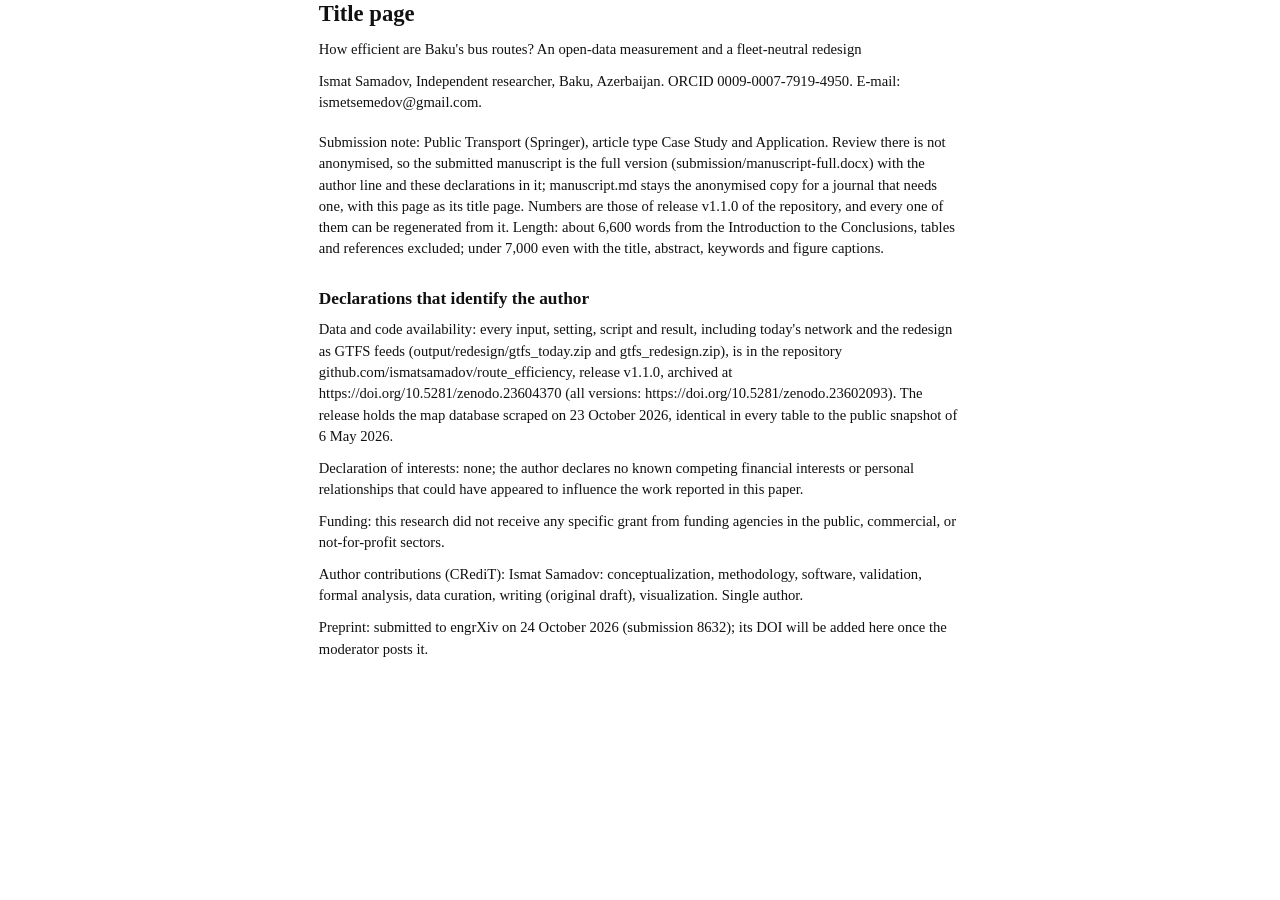
<file: paper/submission/title-page.html>
<!doctype html>
<html lang="en"><head><meta charset="utf-8"><title>Title page</title><style>
@page { size: A4; margin: 25mm 22mm; @bottom-center { content: counter(page); font-family: Georgia, serif; font-size: 9pt; color: #555; } }
body { font-family: Georgia, 'Times New Roman', serif; font-size: 11pt; line-height: 1.45; color: #111; max-width: 170mm; margin: 0 auto; }
h1 { font-size: 17pt; line-height: 1.25; margin: 0 0 8pt; }
h2 { font-size: 13pt; margin: 20pt 0 6pt; }
h3 { font-size: 11.5pt; margin: 14pt 0 4pt; }
h1, h2, h3, p.caption { page-break-after: avoid; break-after: avoid; }
tr { page-break-inside: avoid; break-inside: avoid; }
table:first-of-type th:nth-child(1) { width: 30%; } table:first-of-type th:nth-child(2) { width: 40%; }
table:first-of-type th:nth-child(3) { width: 15%; } table:first-of-type th:nth-child(4) { width: 15%; }
.refs a { overflow-wrap: anywhere; word-break: break-all; }
p.note { font-size: 10pt; color: #444; margin: 0 0 16pt; }
p { margin: 0 0 8pt; text-align: left; }
table { border-collapse: collapse; margin: 6pt 0 12pt; font-size: 9.5pt; width: 100%; }
th, td { border-top: 1px solid #999; border-bottom: 1px solid #999; padding: 3pt 6pt; text-align: left; vertical-align: top; }
th { border-bottom: 1px solid #333; }
ul { margin: 0 0 8pt 18pt; padding: 0; }
li { margin: 0 0 3pt; }
figure { margin: 12pt 0 16pt; page-break-inside: avoid; }
figure img { width: 100%; height: auto; display: block; border: 1px solid #ddd; }
figcaption { font-size: 9.5pt; margin-top: 4pt; }
.author { margin: 0 0 14pt; }
.refs p { font-size: 9.5pt; padding-left: 18pt; text-indent: -18pt; }
a { color: inherit; text-decoration: none; }
</style></head><body>
<h1>Title page</h1>
<p>How efficient are Baku's bus routes? An open-data measurement and a fleet-neutral redesign</p>
<p class="author">Ismat Samadov, Independent researcher, Baku, Azerbaijan. ORCID 0009-0007-7919-4950. E&#8209;mail: ismetsemedov@gmail.com.</p>
<p>Submission note: Public Transport (Springer), article type Case Study and Application. Review there is not anonymised, so the submitted manuscript is the full version (submission/manuscript-full.docx) with the author line and these declarations in it; manuscript.md stays the anonymised copy for a journal that needs one, with this page as its title page. Numbers are those of release v1.1.0 of the repository, and every one of them can be regenerated from it. Length: about 6,600 words from the Introduction to the Conclusions, tables and references excluded; under 7,000 even with the title, abstract, keywords and figure captions.</p>
<h2>Declarations that identify the author</h2>
<p>Data and code availability: every input, setting, script and result, including today's network and the redesign as GTFS feeds (output/redesign/gtfs_today.zip and gtfs_redesign.zip), is in the repository github.com/ismatsamadov/route_efficiency, release v1.1.0, archived at <a href="https://doi.org/10.5281/zenodo.23604370">https://doi.org/10.5281/zenodo.23604370</a> (all versions: <a href="https://doi.org/10.5281/zenodo.23602093">https://doi.org/10.5281/zenodo.23602093</a>). The release holds the map database scraped on 23 October 2026, identical in every table to the public snapshot of 6 May 2026.</p>
<p>Declaration of interests: none; the author declares no known competing financial interests or personal relationships that could have appeared to influence the work reported in this paper.</p>
<p>Funding: this research did not receive any specific grant from funding agencies in the public, commercial, or not-for-profit sectors.</p>
<p>Author contributions (CRediT): Ismat Samadov: conceptualization, methodology, software, validation, formal analysis, data curation, writing (original draft), visualization. Single author.</p>
<p>Preprint: submitted to engrXiv on 24 October 2026 (submission 8632); its DOI will be added here once the moderator posts it.</p>
</body></html>
</file>
